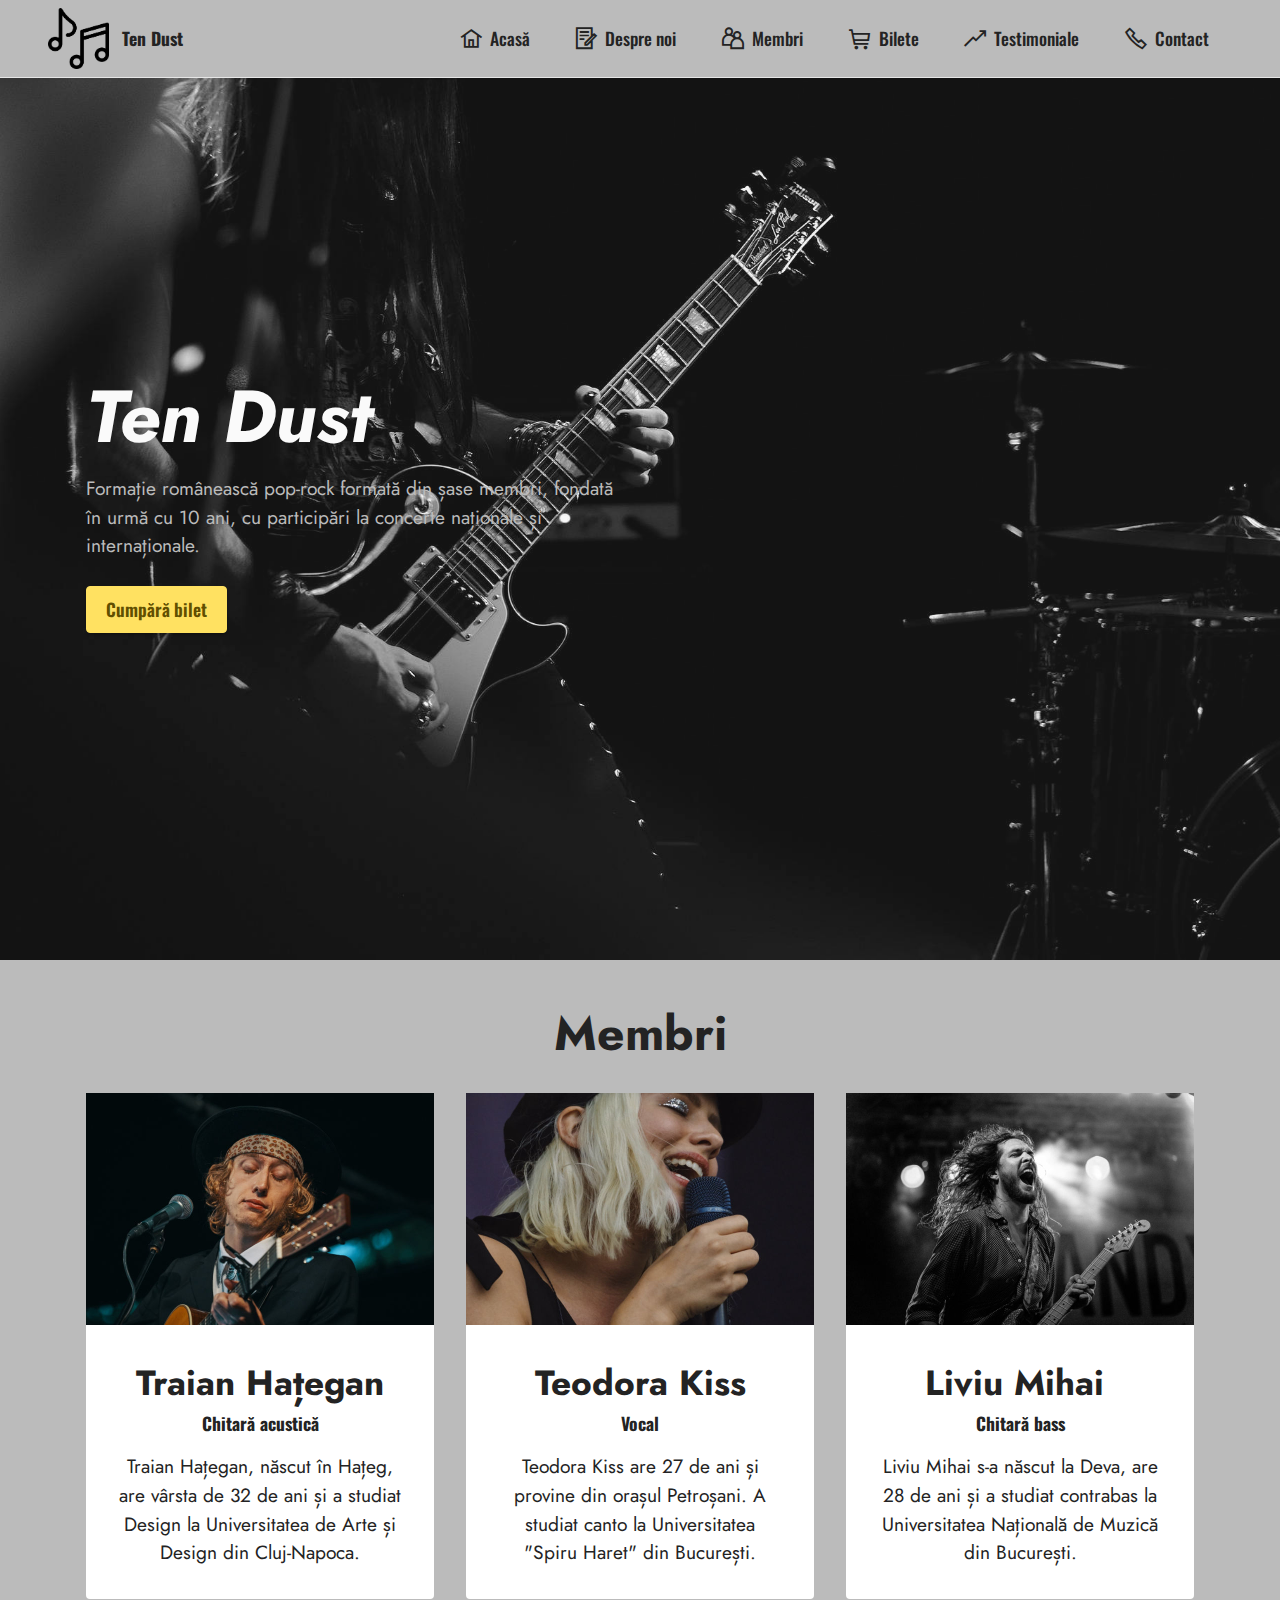
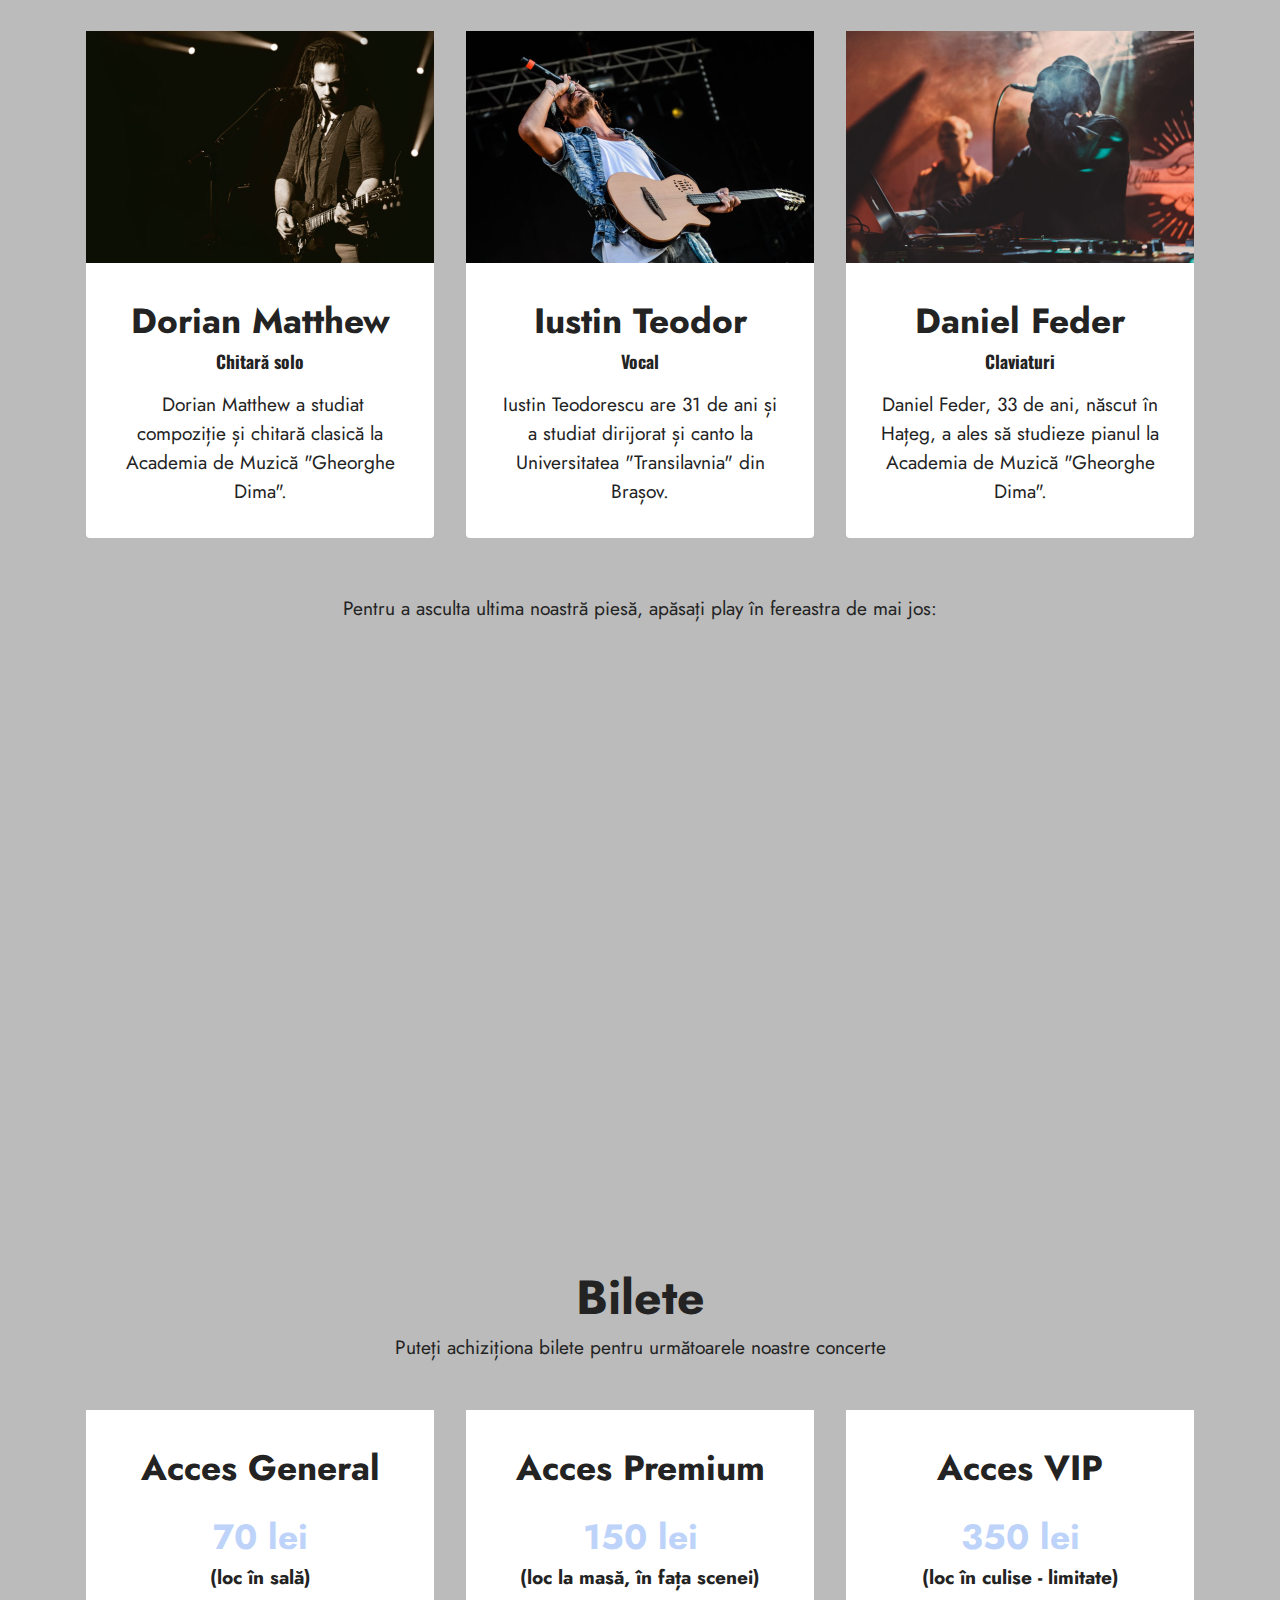
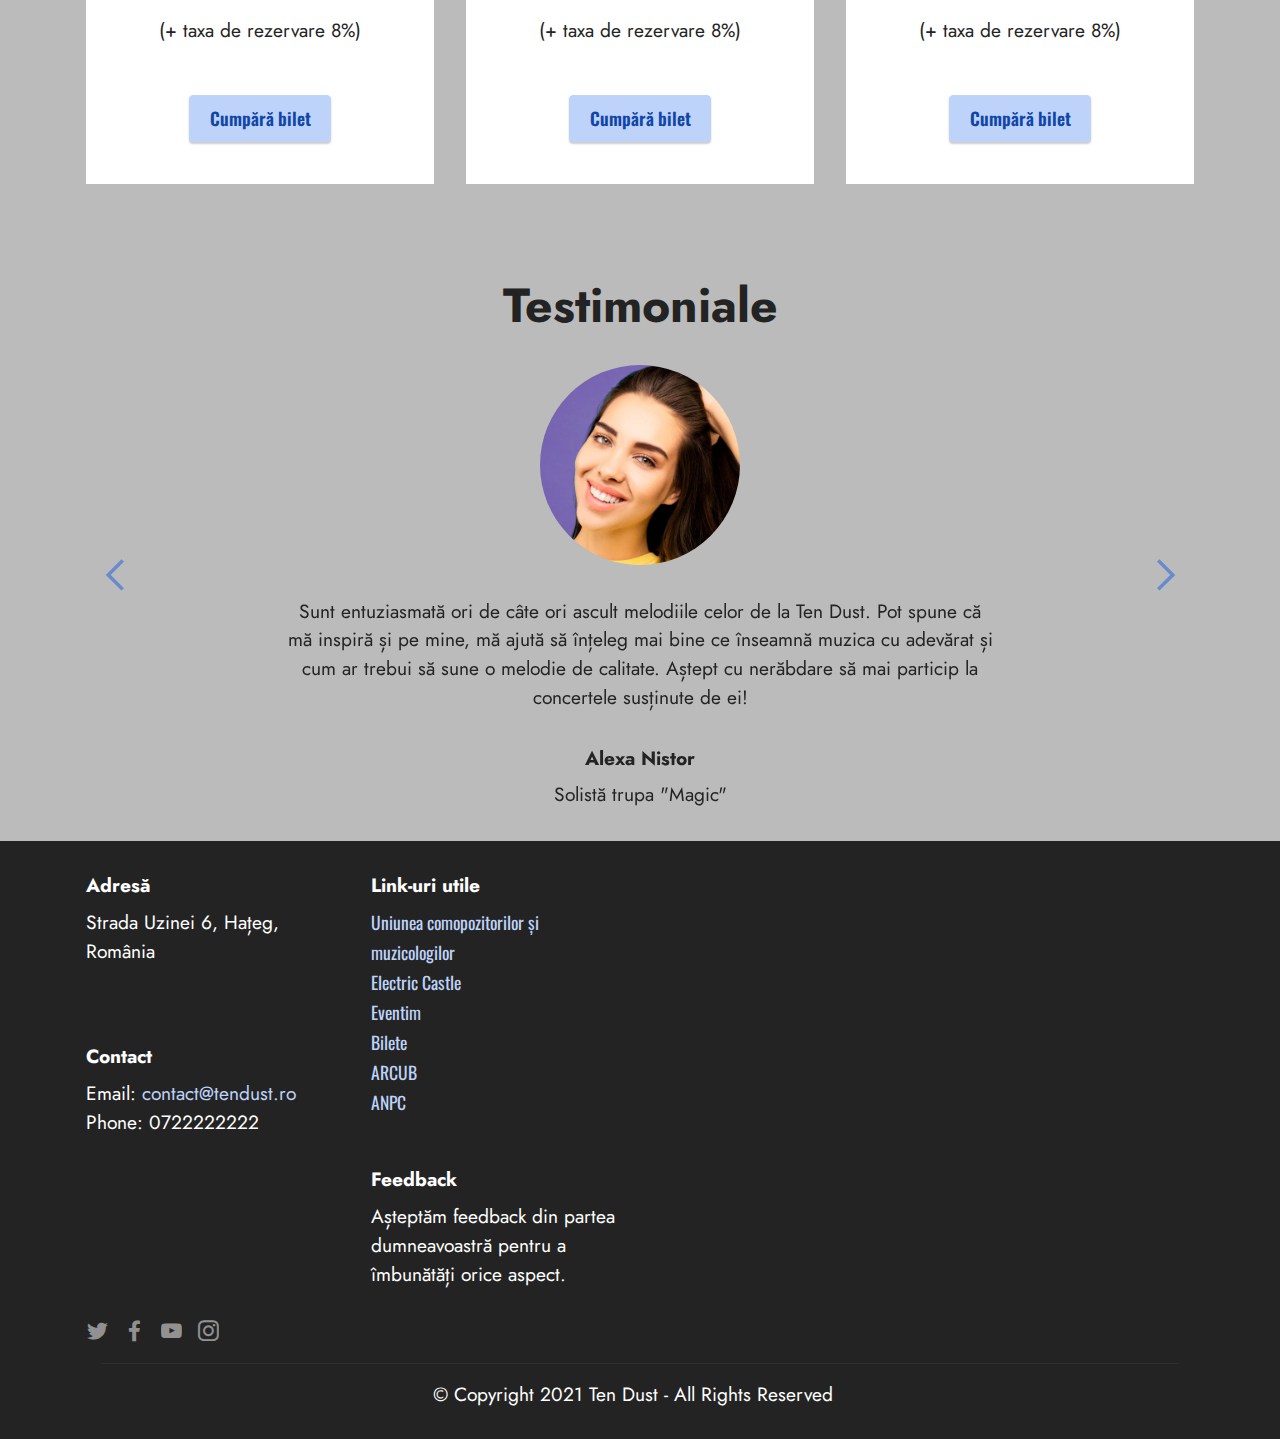
<file: index.html>
<!DOCTYPE html>
<html  >
<head>
  <meta charset="UTF-8">
  <meta http-equiv="X-UA-Compatible" content="IE=edge">
  <meta name="generator" content="Mobirise v5.2.0, mobirise.com">
  <meta name="twitter:card" content="summary_large_image"/>
  <meta name="twitter:image:src" content="assets/images/index-meta.jpg">
  <meta property="og:image" content="assets/images/index-meta.jpg">
  <meta name="twitter:title" content="Ten Dust">
  <meta name="viewport" content="width=device-width, initial-scale=1, minimum-scale=1">
  <link rel="shortcut icon" href="assets/images/music-note-173x173.png" type="image/x-icon">
  <meta name="description" content="Ten Dust este o formație de muzică pop-rock.">
  
  
  <title>Ten Dust</title>
  <link rel="stylesheet" href="assets/web/assets/mobirise-icons2/mobirise2.css">
  <link rel="stylesheet" href="assets/tether/tether.min.css">
  <link rel="stylesheet" href="assets/bootstrap/css/bootstrap.min.css">
  <link rel="stylesheet" href="assets/bootstrap/css/bootstrap-grid.min.css">
  <link rel="stylesheet" href="assets/bootstrap/css/bootstrap-reboot.min.css">
  <link rel="stylesheet" href="assets/dropdown/css/style.css">
  <link rel="stylesheet" href="assets/socicon/css/styles.css">
  <link rel="stylesheet" href="assets/theme/css/style.css">
  <link rel="preload" as="style" href="assets/mobirise/css/mbr-additional.css"><link rel="stylesheet" href="assets/mobirise/css/mbr-additional.css" type="text/css">
  
  
  
  
</head>
<body>
  
  <section class="menu cid-s48OLK6784" once="menu" id="menu1-h">
    
    <nav class="navbar navbar-dropdown navbar-fixed-top navbar-expand-lg">
        <div class="container-fluid">
            <div class="navbar-brand">
                <span class="navbar-logo">
                    <a href="index.html#top">
                        <img src="assets/images/music-note-173x173.png" alt="Ten Dust" style="height: 3.8rem;">
                    </a>
                </span>
                <span class="navbar-caption-wrap"><a class="navbar-caption text-black text-primary display-4" href="index.html#top">Ten Dust</a></span>
            </div>
            <button class="navbar-toggler" type="button" data-toggle="collapse" data-target="#navbarSupportedContent" aria-controls="navbarNavAltMarkup" aria-expanded="false" aria-label="Toggle navigation">
                <div class="hamburger">
                    <span></span>
                    <span></span>
                    <span></span>
                    <span></span>
                </div>
            </button>
            <div class="collapse navbar-collapse" id="navbarSupportedContent">
                <ul class="navbar-nav nav-dropdown nav-right" data-app-modern-menu="true"><li class="nav-item"><a class="nav-link link text-black text-primary display-4" href="index.html"><span class="mobi-mbri mobi-mbri-home mbr-iconfont mbr-iconfont-btn"></span>Acasă</a></li><li class="nav-item"><a class="nav-link link text-black text-primary display-4" href="despre.html"><span class="mobi-mbri mobi-mbri-contact-form mbr-iconfont mbr-iconfont-btn"></span>Despre noi</a></li>
                    <li class="nav-item"><a class="nav-link link text-black text-primary display-4" href="index.html#team1-s"><span class="mobi-mbri mobi-mbri-users mbr-iconfont mbr-iconfont-btn"></span>Membri</a></li><li class="nav-item"><a class="nav-link link text-black text-primary display-4" href="index.html#features1-1i"><span class="mobi-mbri mobi-mbri-shopping-cart mbr-iconfont mbr-iconfont-btn"></span>Bilete</a></li><li class="nav-item"><a class="nav-link link text-black text-primary display-4" href="index.html#testimonials3-1m"><span class="mobi-mbri mobi-mbri-growing-chart mbr-iconfont mbr-iconfont-btn"></span>Testimoniale</a></li><li class="nav-item"><a class="nav-link link text-black text-primary display-4" href="contact.html"><span class="mobi-mbri mobi-mbri-phone mbr-iconfont mbr-iconfont-btn"></span>Contact</a></li></ul>
                
                
            </div>
        </div>
    </nav>

</section>

<section class="header1 cid-skvA5YMmI1 mbr-fullscreen" id="header1-m">

    

    <div class="mbr-overlay" style="opacity: 0.1; background-color: rgb(187, 187, 187);"></div>

    <div class="container">
        <div class="row">
            <div class="col-12 col-lg-6">
                <h1 class="mbr-section-title mbr-fonts-style mb-3 display-1"><em><strong>Ten Dust</strong></em></h1>
                
                <p class="mbr-text mbr-fonts-style display-7">Formație românească pop-rock formată din șase membri, fondată în urmă cu 10 ani, cu participări la concerte naționale și internaționale.</p>
                <div class="mbr-section-btn mt-3"><a class="btn btn-warning display-4" href="https://www.iabilet.ro/" target="_blank">Cumpără bilet</a></div>
            </div>
        </div>
    </div>
</section>

<section class="team1 cid-skvMxuYfij" id="team1-s">
    

    
    <div class="container">
        <div class="row justify-content-center">
            <div class="col-12">
                <h3 class="mbr-section-title mbr-fonts-style align-center mb-4 display-2"><strong>Membri</strong></h3>
                
            </div>
            <div class="col-sm-6 col-lg-4">
                <div class="card-wrap">
                    <div class="image-wrap">
                        <img src="assets/images/artist-band4-696x464.jpg" alt="">
                    </div>
                    <div class="content-wrap">
                        <h5 class="mbr-section-title card-title mbr-fonts-style align-center m-0 display-5"><strong>Traian Hațegan</strong></h5>
                        <h6 class="mbr-role mbr-fonts-style align-center mb-3 display-4"><strong>Chitară acustică</strong></h6>
                        <p class="card-text mbr-fonts-style align-center display-7">
                            Traian Hațegan, născut în Hațeg, are vârsta de 32 de ani și a studiat Design la Universitatea de Arte și Design din Cluj-Napoca.</p>
                        
                        
                    </div>
                </div>
            </div>

            <div class="col-sm-6 col-lg-4">
                <div class="card-wrap">
                    <div class="image-wrap">
                        <img src="assets/images/artist-band2-696x464.jpg" alt="">
                    </div>
                    <div class="content-wrap">
                        <h5 class="mbr-section-title card-title mbr-fonts-style align-center m-0 display-5"><strong>Teodora Kiss</strong></h5>
                        <h6 class="mbr-role mbr-fonts-style align-center mb-3 display-4"><strong>Vocal</strong></h6>
                        <p class="card-text mbr-fonts-style align-center display-7">
                            Teodora Kiss are 27 de ani și provine din orașul Petroșani. A studiat canto la Universitatea "Spiru Haret" din București.</p>
                        
                        
                    </div>
                </div>
            </div>

            <div class="col-sm-6 col-lg-4">
                <div class="card-wrap">
                    <div class="image-wrap">
                        <img src="assets/images/artist-band1-696x464.jpg" alt="">
                    </div>
                    <div class="content-wrap">
                        <h5 class="mbr-section-title card-title mbr-fonts-style align-center m-0 display-5"><strong>Liviu Mihai&nbsp;</strong></h5>
                        <h6 class="mbr-role mbr-fonts-style align-center mb-3 display-4"><strong>Chitară bass</strong></h6>
                        <p class="card-text mbr-fonts-style align-center display-7">
                            Liviu Mihai s-a născut la Deva, are 28 de ani și a studiat contrabas la Universitatea Națională de Muzică din București.</p>
                        
                        
                    </div>
                </div>
            </div>

            
        </div>
    </div>
</section>

<section class="team1 cid-skvUdc63Dk" id="team1-u">
    

    
    <div class="container">
        <div class="row justify-content-center">
            
            <div class="col-sm-6 col-lg-4">
                <div class="card-wrap">
                    <div class="image-wrap">
                        <img src="assets/images/artist-band-696x464.jpg" alt="">
                    </div>
                    <div class="content-wrap">
                        <h5 class="mbr-section-title card-title mbr-fonts-style align-center m-0 display-5"><strong>Dorian Matthew</strong></h5>
                        <h6 class="mbr-role mbr-fonts-style align-center mb-3 display-4"><strong>Chitară solo</strong></h6>
                        <p class="card-text mbr-fonts-style align-center display-7">&nbsp;Dorian Matthew a studiat compoziție și chitară clasică la Academia de Muzică "Gheorghe Dima".</p>
                        
                        
                    </div>
                </div>
            </div>

            <div class="col-sm-6 col-lg-4">
                <div class="card-wrap">
                    <div class="image-wrap">
                        <img src="assets/images/artist-band3-696x464.jpg" alt="">
                    </div>
                    <div class="content-wrap">
                        <h5 class="mbr-section-title card-title mbr-fonts-style align-center m-0 display-5"><strong>Iustin Teodor</strong></h5>
                        <h6 class="mbr-role mbr-fonts-style align-center mb-3 display-4"><strong>Vocal</strong></h6>
                        <p class="card-text mbr-fonts-style align-center display-7">
                            Iustin Teodorescu are 31 de ani și a studiat dirijorat și canto la Universitatea "Transilavnia" din Brașov.</p>
                        
                        
                    </div>
                </div>
            </div>

            <div class="col-sm-6 col-lg-4">
                <div class="card-wrap">
                    <div class="image-wrap">
                        <img src="assets/images/artist-band5-696x464.jpg" alt="">
                    </div>
                    <div class="content-wrap">
                        <h5 class="mbr-section-title card-title mbr-fonts-style align-center m-0 display-5"><strong>Daniel Feder</strong></h5>
                        <h6 class="mbr-role mbr-fonts-style align-center mb-3 display-4"><strong>Claviaturi</strong></h6>
                        <p class="card-text mbr-fonts-style align-center display-7">
                            Daniel Feder, 33 de ani, născut în Hațeg, a ales să studieze pianul la Academia de Muzică "Gheorghe Dima".</p>
                        
                        
                    </div>
                </div>
            </div>

            
        </div>
    </div>
</section>

<section class="video2 cid-skXpKCdgA0" id="video2-1p">
    
    
    <div class="container">
        <div class="mbr-section-head">
            
            <h5 class="mbr-section-subtitle mbr-fonts-style mb-0 mt-2 display-7">Pentru a asculta ultima noastră piesă, apăsați play în fereastra de mai jos:</h5>
        </div>
        <div class="row justify-content-center mt-4">
            <div class="col-12 col-md-11 video-block">
                <div class="video-wrapper"><iframe class="mbr-embedded-video" src="https://player.vimeo.com/video/402289240?loop=0&amp;autoplay=0" width="1280" height="720" frameborder="0" allowfullscreen></iframe></div>
                
            </div>
        </div>
    </div>
</section>

<section class="features1 cid-skWarvFDHx" id="features1-1i">
    

    
    <div class="container">
        <div class="row">
            <div class="col-12">
                <h3 class="mbr-section-title mbr-fonts-style align-center mb-0 display-2"><strong>Bilete</strong></h3>
                <h5 class="mbr-section-subtitle mbr-fonts-style align-center mb-0 mt-2 display-7">Puteți achiziționa bilete pentru următoarele noastre concerte</h5>
            </div>
        </div>
        <div class="row">
            <div class="card col-12 col-md-6 col-lg-3">
                <div class="card-wrapper">
                    <div class="card-box align-center">
                        
                        
                        
                    </div>
                </div>
            </div>
            
            
            
        </div>
    </div>
</section>

<section class="pricing2 cid-skz5VwKRgI" id="pricing2-1h">
    

    
    <div class="container">
        <div class="row justify-content-center">
            <div class="col-12 col-md-6 align-center col-lg-4">
                <div class="plan">
                    <div class="plan-header">
                        <h6 class="plan-title mbr-fonts-style mb-3 display-5"><strong>Acces General</strong></h6>
                        <div class="plan-price">
                            <p class="price mbr-fonts-style m-0 display-5"><strong>70 lei</strong></p>
                            <p class="price-term mbr-fonts-style mb-3 display-7"><strong>(loc în sală)</strong></p>
                        </div>
                    </div>
                    <div class="plan-body">
                        <div class="plan-list mb-4">
                            <ul class="list-group mbr-fonts-style list-group-flush display-7">
                                <li class="list-group-item">(+ taxa de rezervare 8%)</li>
                            </ul>
                        </div>
                        <div class="mbr-section-btn text-center"><a href="https://www.iabilet.ro/bilete-electric-castle-2021-49009/?utm_source=HpTopWeb" class="btn btn-primary display-4" target="_blank">Cumpără bilet</a></div>
                    </div>
                </div>
            </div>
            <div class="col-12 col-md-6 align-center col-lg-4">
                <div class="plan">
                    <div class="plan-header">
                        <h6 class="plan-title mbr-fonts-style mb-3 display-5"><strong>Acces Premium</strong></h6>
                        <div class="plan-price">
                            <p class="price mbr-fonts-style m-0 display-5"><strong>150 lei</strong></p>
                            <p class="price-term mbr-fonts-style mb-3 display-7"><strong>(loc la masă, în fața scenei)</strong></p>
                        </div>
                    </div>
                    <div class="plan-body">
                        <div class="plan-list mb-4">
                            <ul class="list-group mbr-fonts-style list-group-flush display-7">
                                <li class="list-group-item">(+ taxa de rezervare 8%)</li>
                            </ul>
                        </div>
                        <div class="mbr-section-btn text-center"><a href="https://www.iabilet.ro/bilete-form-days-music-arts-festival-48947/?utm_source=HpTopWeb" class="btn btn-primary display-4" target="_blank">Cumpără bilet</a></div>
                    </div>
                </div>
            </div>
            <div class="col-12 col-md-6 align-center col-lg-4">
                <div class="plan">
                    <div class="plan-header">
                        <h6 class="plan-title mbr-fonts-style mb-3 display-5"><strong>Acces VIP</strong></h6>
                        <div class="plan-price">
                            <p class="price mbr-fonts-style m-0 display-5"><strong>350 lei</strong></p>
                            <p class="price-term mbr-fonts-style mb-3 display-7"><strong>(loc în culise - limitate)</strong></p>
                        </div>
                    </div>
                    <div class="plan-body">
                        <div class="plan-list mb-4">
                            <ul class="list-group mbr-fonts-style list-group-flush display-7">
                                <li class="list-group-item">(+ taxa de rezervare 8%)</li>
                            </ul>
                        </div>
                        <div class="mbr-section-btn text-center"><a href="https://www.iabilet.ro/bilete-brasov-queen-tribute-51727/" class="btn btn-primary display-4" target="_blank">Cumpără bilet</a></div>
                    </div>
                </div>
            </div>
            
        </div>
    </div>
</section>

<section class="testimonails3 carousel slide testimonials-slider cid-skWHBlnfFe" data-interval="false" id="testimonials3-1m">

    

    

    <div class="text-center container">
        <h3 class="mb-4 mbr-fonts-style display-2"><strong>Testimoniale</strong></h3>

        <div class="carousel slide" role="listbox" data-pause="true" data-keyboard="false" data-ride="carousel" data-interval="8000">
            <div class="carousel-inner">
                
                
            <div class="carousel-item">
                    <div class="user col-md-8">
                        <div class="user_image">
                            <img src="assets/images/team3.jpeg" alt="">
                        </div>
                        <div class="user_text mb-4">
                            <p class="mbr-fonts-style display-7">Sunt entuziasmată ori de câte ori ascult melodiile celor de la Ten Dust. Pot spune că mă inspiră și pe mine, mă ajută să înțeleg mai bine ce înseamnă muzica cu adevărat și cum ar trebui să sune o melodie de calitate. Aștept cu nerăbdare să mai particip la concertele susținute de ei!</p>
                        </div>
                        <div class="user_name mbr-fonts-style mb-2 display-7">
                            <strong>Alexa Nistor</strong></div>
                        <div class="user_desk mbr-fonts-style display-7">Solistă trupa "Magic"</div>
                    </div>
                </div><div class="carousel-item">
                    <div class="user col-md-8">
                        <div class="user_image">
                            <img src="assets/images/pexels-photo-761963-400x267.jpeg" alt="">
                        </div>
                        <div class="user_text mb-4">
                            <p class="mbr-fonts-style display-7">Aveam 12 ani atunci când Ten Dust a lansat prima melodie. De atunci și până în prezent sunt tot mai încântată de muzica lor. Am participat la multe concerte live susținute de ei și mereu am fost mulțumită de prestația trupei și mai ales, de atmosfera creată la concerte.&nbsp;</p>
                        </div>
                        <div class="user_name mbr-fonts-style mb-2 display-7"><strong>Krista Zorfi</strong></div>
                        <div class="user_desk mbr-fonts-style display-7">Fan</div>
                    </div>
                </div></div>

            <div class="carousel-controls">
                <a class="carousel-control-prev" role="button" data-slide="prev">
                    <span aria-hidden="true" class="mobi-mbri mobi-mbri-arrow-prev mbr-iconfont"></span>
                    <span class="sr-only">Previous</span>
                </a>

                <a class="carousel-control-next" role="button" data-slide="next">
                    <span aria-hidden="true" class="mobi-mbri mobi-mbri-arrow-next mbr-iconfont"></span>
                    <span class="sr-only">Next</span>
                </a>
            </div>
        </div>
    </div>
</section>

<section class="footer6 cid-skyVrXyGTS" once="footers" id="footer6-1g">

    

    

    <div class="container">
        <div class="row content mbr-white">
            <div class="col-12 col-md-3 mbr-fonts-style display-7">
                <h5 class="mbr-section-subtitle mbr-fonts-style mb-2 display-7">
                    <strong>Adresă</strong></h5>
                <p class="mbr-text mbr-fonts-style display-7">Strada Uzinei 6, Hațeg, România</p> <br>
                <h5 class="mbr-section-subtitle mbr-fonts-style mb-2 mt-4 display-7">
                    <strong>Contact</strong></h5>
                <p class="mbr-text mbr-fonts-style mb-4 display-7">
                    Email: <a href="https://ro.yahoo.com/?p=us" class="text-primary" target="_blank">contact@tendust.ro</a><br>
                    Phone:&nbsp;0722222222&nbsp;<br><br></p>
            </div>
            <div class="col-12 col-md-3 mbr-fonts-style display-7">
                <h5 class="mbr-section-subtitle mbr-fonts-style mb-2 display-7">
                    <strong>Link-uri utile</strong></h5>
                <ul class="list mbr-fonts-style mb-4 display-4">
                    <li class="mbr-text item-wrap"><a href="https://ucmr-ada.ro/" class="text-primary" target="_blank">Uniunea comopozitorilor și muzicologilor</a></li><a href="index.html" class="text-primary">
                    </a><li class="mbr-text item-wrap"><a href="https://electriccastle.ro/" class="text-primary" target="_blank">Electric Castle</a></li>
                    <li class="mbr-text item-wrap"><a href="https://www.eventim.ro/ro/" class="text-primary"></a><a href="https://www.eventim.ro/ro/" class="text-primary" target="_blank">Eventim</a></li><li class="mbr-text item-wrap"><a href="https://www.bilete.ro/" class="text-primary" target="_blank">Bilete</a></li><li class="mbr-text item-wrap"><a href="https://arcub.ro/" class="text-primary"></a><a href="https://arcub.ro/" class="text-primary" target="_blank">ARCUB</a></li><li class="mbr-text item-wrap"><a href="https://anpc.ro/" class="text-primary" target="_blank">ANPC</a></li>
                </ul>
                <h5 class="mbr-section-subtitle mbr-fonts-style mb-2 mt-5 display-7">
                    <strong>Feedback</strong>
                </h5>
                <p class="mbr-text mbr-fonts-style mb-4 display-7">Așteptăm feedback din partea dumneavoastră pentru a îmbunătăți orice aspect.</p>
            </div>
            <div class="col-12 col-md-6">
                <div class="google-map"><iframe src="https://www.google.com/maps/embed?pb=!1m14!1m8!1m3!1d1193.9981330153516!2d22.948013683626182!3d45.60992783434496!3m2!1i1024!2i768!4f13.1!3m3!1m2!1s0x474e64d9ffd7fb21%3A0x7a0095a241e65f65!2sParc%20Caffe!5e0!3m2!1sro!2sro!4v1603758196196!5m2!1sro!2sro" width="100%" height="400px" frameborder="0" style="border:0" allowfullscreen></iframe></div>
            </div>
            <div class="col-md-6">
                <div class="social-list align-left">
                    <div class="soc-item">
                        <a href="https://twitter.com/" target="_blank">
                            <span class="mbr-iconfont mbr-iconfont-social socicon-twitter socicon"></span>
                        </a>
                    </div>
                    <div class="soc-item">
                        <a href="https://www.facebook.com/" target="_blank">
                            <span class="mbr-iconfont mbr-iconfont-social socicon-facebook socicon"></span>
                        </a>
                    </div>
                    <div class="soc-item">
                        <a href="https://www.youtube.com/" target="_blank">
                            <span class="mbr-iconfont mbr-iconfont-social socicon-youtube socicon"></span>
                        </a>
                    </div>
                    <div class="soc-item">
                        <a href="https://www.instagram.com/" target="_blank">
                            <span class="mbr-iconfont mbr-iconfont-social socicon-instagram socicon"></span>
                        </a>
                    </div>
                    
                    
                </div>
            </div>
        </div>
        <div class="footer-lower">
            <div class="media-container-row">
                <div class="col-sm-12">
                    <hr>
                </div>
            </div>
            <div class="col-sm-12 copyright pl-0">
                <p class="mbr-text mbr-fonts-style mbr-white display-7">
                    © Copyright 2021 Ten Dust - All Rights Reserved
                </p>
            </div>
        </div>
    </div>
</section><section style="background-color: #fff; font-family: -apple-system, BlinkMacSystemFont, 'Segoe UI', 'Roboto', 'Helvetica Neue', Arial, sans-serif; color:#aaa; font-size:12px; padding: 0; align-items: center; display: flex;"><p style="flex: 0 0 auto; margin:0; padding-right:1rem;"><a href="https://mobirise.site/h" style="color:#aaa;"></a></p></section><script src="assets/web/assets/jquery/jquery.min.js"></script>  <script src="assets/popper/popper.min.js"></script>  <script src="assets/tether/tether.min.js"></script>  <script src="assets/bootstrap/js/bootstrap.min.js"></script>  <script src="assets/smoothscroll/smooth-scroll.js"></script>  <script src="assets/dropdown/js/nav-dropdown.js"></script>  <script src="assets/dropdown/js/navbar-dropdown.js"></script>  <script src="assets/touchswipe/jquery.touch-swipe.min.js"></script>  <script src="assets/theme/js/script.js"></script>  
  
  
</body>
</html>
</file>
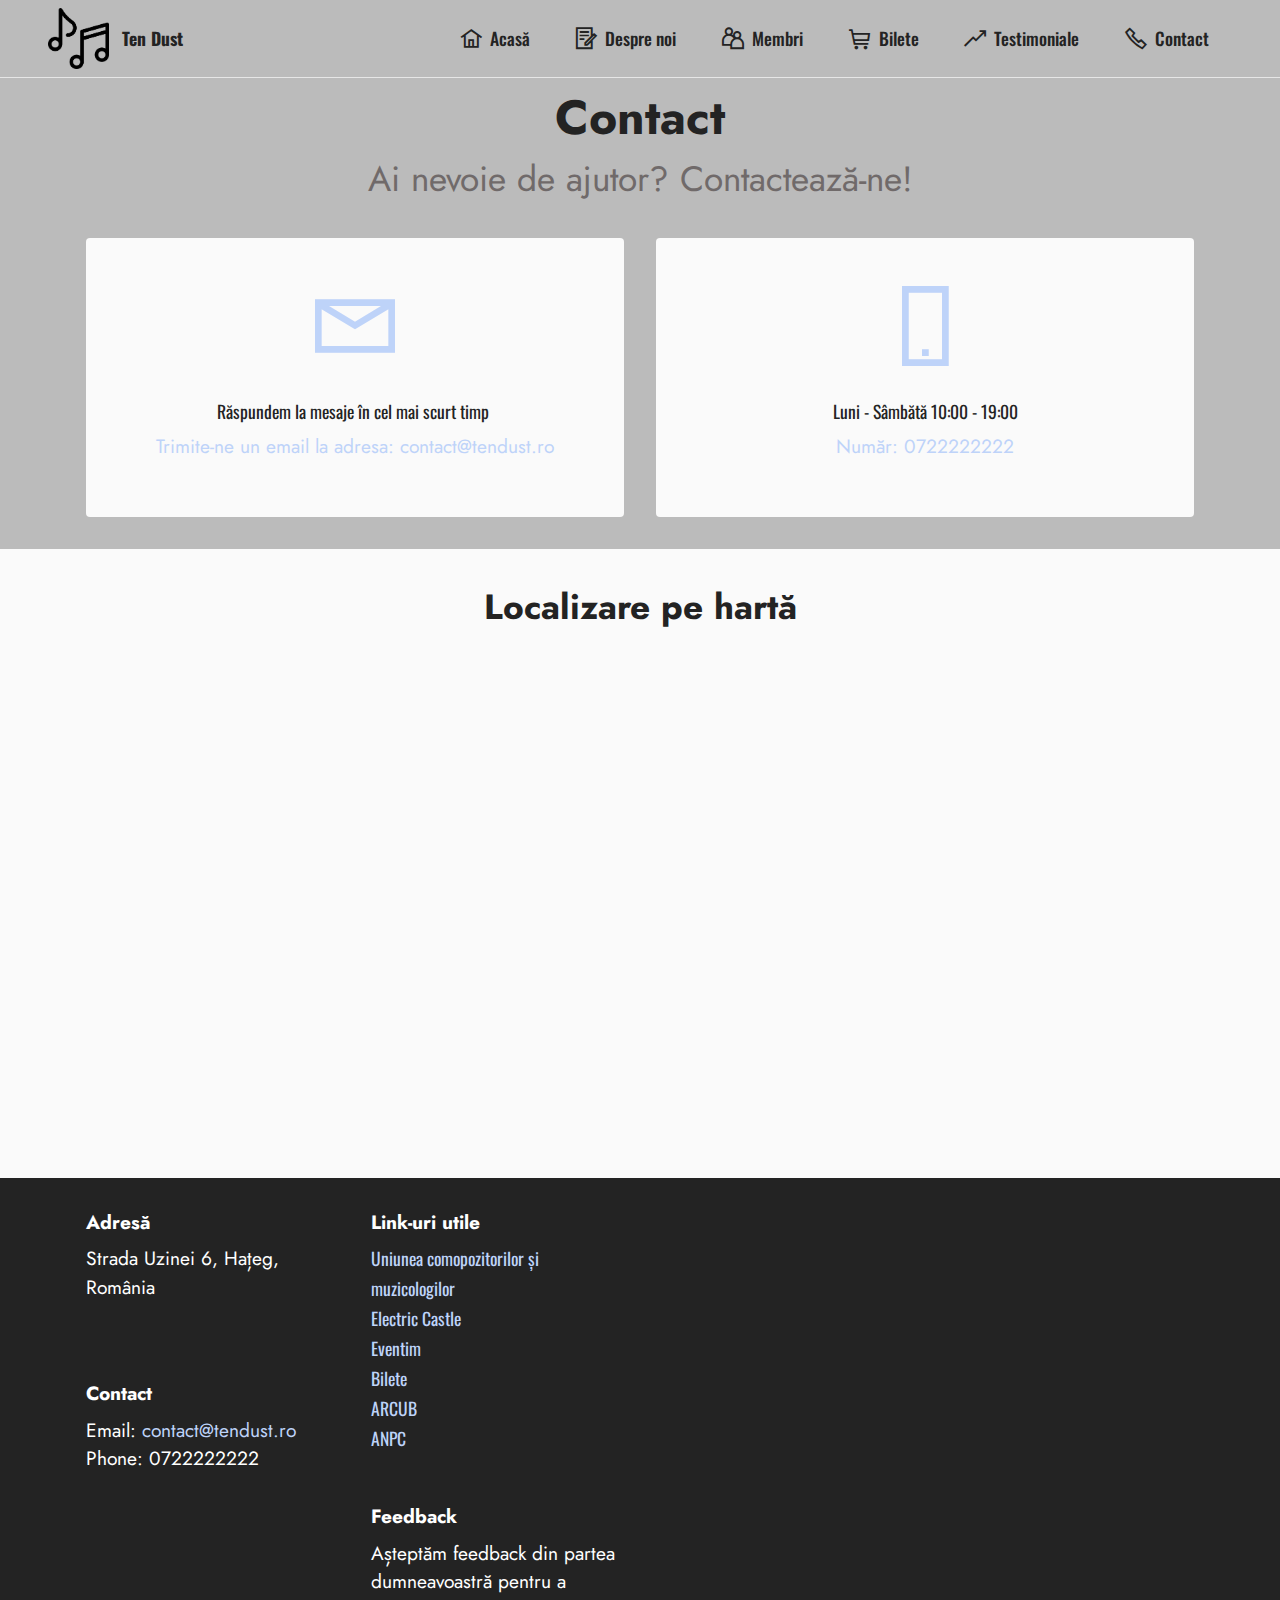
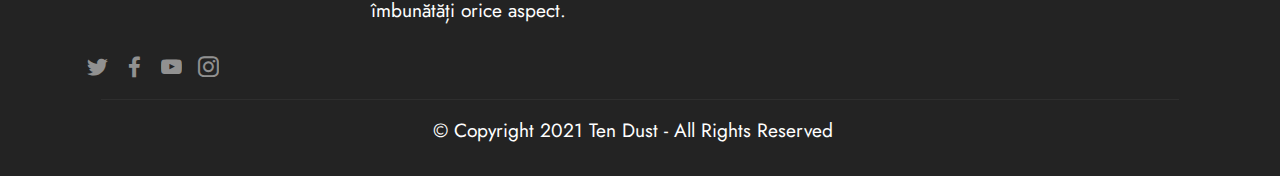
<file: contact.html>
<!DOCTYPE html>
<html  >
<head>
  <!-- Site made with Mobirise Website Builder v5.2.0, https://mobirise.com -->
  <meta charset="UTF-8">
  <meta http-equiv="X-UA-Compatible" content="IE=edge">
  <meta name="generator" content="Mobirise v5.2.0, mobirise.com">
  <meta name="viewport" content="width=device-width, initial-scale=1, minimum-scale=1">
  <link rel="shortcut icon" href="assets/images/music-note-173x173.png" type="image/x-icon">
  <meta name="description" content="Pentru nelămuriri sau mai multe informații, contactați-ne.">
  
  
  <title>Contact</title>
  <link rel="stylesheet" href="assets/web/assets/mobirise-icons2/mobirise2.css">
  <link rel="stylesheet" href="assets/tether/tether.min.css">
  <link rel="stylesheet" href="assets/bootstrap/css/bootstrap.min.css">
  <link rel="stylesheet" href="assets/bootstrap/css/bootstrap-grid.min.css">
  <link rel="stylesheet" href="assets/bootstrap/css/bootstrap-reboot.min.css">
  <link rel="stylesheet" href="assets/dropdown/css/style.css">
  <link rel="stylesheet" href="assets/socicon/css/styles.css">
  <link rel="stylesheet" href="assets/theme/css/style.css">
  <link rel="preload" as="style" href="assets/mobirise/css/mbr-additional.css"><link rel="stylesheet" href="assets/mobirise/css/mbr-additional.css" type="text/css">
  
  
  
  
</head>
<body>
  
  <section class="menu cid-s48OLK6784" once="menu" id="menu1-10">
    
    <nav class="navbar navbar-dropdown navbar-fixed-top navbar-expand-lg">
        <div class="container-fluid">
            <div class="navbar-brand">
                <span class="navbar-logo">
                    <a href="index.html#top">
                        <img src="assets/images/music-note-173x173.png" alt="Ten Dust" style="height: 3.8rem;">
                    </a>
                </span>
                <span class="navbar-caption-wrap"><a class="navbar-caption text-black text-primary display-4" href="index.html#top">Ten Dust</a></span>
            </div>
            <button class="navbar-toggler" type="button" data-toggle="collapse" data-target="#navbarSupportedContent" aria-controls="navbarNavAltMarkup" aria-expanded="false" aria-label="Toggle navigation">
                <div class="hamburger">
                    <span></span>
                    <span></span>
                    <span></span>
                    <span></span>
                </div>
            </button>
            <div class="collapse navbar-collapse" id="navbarSupportedContent">
                <ul class="navbar-nav nav-dropdown nav-right" data-app-modern-menu="true"><li class="nav-item"><a class="nav-link link text-black text-primary display-4" href="index.html"><span class="mobi-mbri mobi-mbri-home mbr-iconfont mbr-iconfont-btn"></span>Acasă</a></li><li class="nav-item"><a class="nav-link link text-black text-primary display-4" href="despre.html"><span class="mobi-mbri mobi-mbri-contact-form mbr-iconfont mbr-iconfont-btn"></span>Despre noi</a></li>
                    <li class="nav-item"><a class="nav-link link text-black text-primary display-4" href="index.html#team1-s"><span class="mobi-mbri mobi-mbri-users mbr-iconfont mbr-iconfont-btn"></span>Membri</a></li><li class="nav-item"><a class="nav-link link text-black text-primary display-4" href="index.html#features1-1i"><span class="mobi-mbri mobi-mbri-shopping-cart mbr-iconfont mbr-iconfont-btn"></span>Bilete</a></li><li class="nav-item"><a class="nav-link link text-black text-primary display-4" href="index.html#testimonials3-1m"><span class="mobi-mbri mobi-mbri-growing-chart mbr-iconfont mbr-iconfont-btn"></span>Testimoniale</a></li><li class="nav-item"><a class="nav-link link text-black text-primary display-4" href="contact.html"><span class="mobi-mbri mobi-mbri-phone mbr-iconfont mbr-iconfont-btn"></span>Contact</a></li></ul>
                
                
            </div>
        </div>
    </nav>

</section>

<section class="contacts1 cid-skyMAPjFos" id="contacts1-1d">

    

    
    <div class="container">
        <div class="mbr-section-head">
            <h3 class="mbr-section-title mbr-fonts-style align-center mb-0 display-2">
                <strong>Contact</strong></h3>
            <h4 class="mbr-section-subtitle mbr-fonts-style align-center mb-0 mt-2 display-5">Ai nevoie de ajutor? Contactează-ne!</h4>
        </div>
        <div class="row justify-content-center mt-4">
            <div class="card col-12 col-lg-6">
                <div class="card-wrapper">
                    <div class="card-box align-center">
                        <div class="image-wrapper">
                            <span class="mbr-iconfont mobi-mbri-letter mobi-mbri"></span>
                        </div>
                        
                        <p class="mbr-text mbr-fonts-style mb-2 display-4">Răspundem la mesaje în cel mai scurt timp&nbsp;</p>
                        <h5 class="link mbr-fonts-style display-7">Trimite-ne un email la adresa: <a href="https://ro.yahoo.com/?p=us" class="text-primary" target="_blank">contact@tendust.ro</a></h5>
                    </div>
                </div>
            </div>
            <div class="card col-12 col-lg-6">
                <div class="card-wrapper">
                    <div class="card-box align-center">
                        <div class="image-wrapper">
                            <span class="mbr-iconfont mobi-mbri-mobile-2 mobi-mbri"></span>
                        </div>
                        
                        <p class="mbr-text mbr-fonts-style mb-2 display-4">Luni - Sâmbătă 10:00 - 19:00</p>
                        <h5 class="link mbr-black mbr-fonts-style display-7">Număr: 0722222222</h5>
                    </div>
                </div>
            </div>
        </div>
    </div>
</section>

<section class="map1 cid-skyMM5CYoe" id="map1-1e">
    
    
    <div class="container">
        <div class="mbr-section-head mb-4">
            <h3 class="mbr-section-title mbr-fonts-style align-center mb-0 display-5"><strong>Localizare pe hartă</strong></h3>
            
        </div>
        <div class="google-map"><iframe src="https://www.google.com/maps/embed?pb=!1m14!1m8!1m3!1d1193.9981330153516!2d22.948013683626182!3d45.60992783434496!3m2!1i1024!2i768!4f13.1!3m3!1m2!1s0x474e64d9ffd7fb21%3A0x7a0095a241e65f65!2sParc%20Caffe!5e0!3m2!1sro!2sro!4v1603758196196!5m2!1sro!2sro" width="100%" height="400px" frameborder="0" style="border:0" allowfullscreen></iframe></div>
    </div>
</section>

<section class="footer6 cid-skyVrXyGTS" once="footers" id="footer6-1g">

    

    

    <div class="container">
        <div class="row content mbr-white">
            <div class="col-12 col-md-3 mbr-fonts-style display-7">
                <h5 class="mbr-section-subtitle mbr-fonts-style mb-2 display-7">
                    <strong>Adresă</strong></h5>
                <p class="mbr-text mbr-fonts-style display-7">Strada Uzinei 6, Hațeg, România</p> <br>
                <h5 class="mbr-section-subtitle mbr-fonts-style mb-2 mt-4 display-7">
                    <strong>Contact</strong></h5>
                <p class="mbr-text mbr-fonts-style mb-4 display-7">
                    Email: <a href="https://ro.yahoo.com/?p=us" class="text-primary" target="_blank">contact@tendust.ro</a><br>
                    Phone:&nbsp;0722222222&nbsp;<br><br></p>
            </div>
            <div class="col-12 col-md-3 mbr-fonts-style display-7">
                <h5 class="mbr-section-subtitle mbr-fonts-style mb-2 display-7">
                    <strong>Link-uri utile</strong></h5>
                <ul class="list mbr-fonts-style mb-4 display-4">
                   <li class="mbr-text item-wrap"><a href="https://ucmr-ada.ro/" class="text-primary" target="_blank">Uniunea comopozitorilor și muzicologilor</a></li><a href="index.html" class="text-primary">
                    </a><li class="mbr-text item-wrap"><a href="https://electriccastle.ro/" class="text-primary" target="_blank">Electric Castle</a></li>
                    <li class="mbr-text item-wrap"><a href="https://www.eventim.ro/ro/" class="text-primary"></a><a href="https://www.eventim.ro/ro/" class="text-primary" target="_blank">Eventim</a></li><li class="mbr-text item-wrap"><a href="https://www.bilete.ro/" class="text-primary" target="_blank">Bilete</a></li><li class="mbr-text item-wrap"><a href="https://arcub.ro/" class="text-primary"></a><a href="https://arcub.ro/" class="text-primary" target="_blank">ARCUB</a></li><li class="mbr-text item-wrap"><a href="https://anpc.ro/" class="text-primary" target="_blank">ANPC</a></li>
                </ul>
                <h5 class="mbr-section-subtitle mbr-fonts-style mb-2 mt-5 display-7">
                    <strong>Feedback</strong>
                </h5>
                <p class="mbr-text mbr-fonts-style mb-4 display-7">Așteptăm feedback din partea dumneavoastră pentru a îmbunătăți orice aspect.</p>
            </div>
            <div class="col-12 col-md-6">
                <div class="google-map"><iframe src="https://www.google.com/maps/embed?pb=!1m14!1m8!1m3!1d1193.9981330153516!2d22.948013683626182!3d45.60992783434496!3m2!1i1024!2i768!4f13.1!3m3!1m2!1s0x474e64d9ffd7fb21%3A0x7a0095a241e65f65!2sParc%20Caffe!5e0!3m2!1sro!2sro!4v1603758196196!5m2!1sro!2sro" width="100%" height="400px" frameborder="0" style="border:0" allowfullscreen></iframe></div>
            </div>
            <div class="col-md-6">
                <div class="social-list align-left">
                    <div class="soc-item">
                        <a href="https://twitter.com/" target="_blank">
                            <span class="mbr-iconfont mbr-iconfont-social socicon-twitter socicon"></span>
                        </a>
                    </div>
                    <div class="soc-item">
                        <a href="https://www.facebook.com/" target="_blank">
                            <span class="mbr-iconfont mbr-iconfont-social socicon-facebook socicon"></span>
                        </a>
                    </div>
                    <div class="soc-item">
                        <a href="https://www.youtube.com/" target="_blank">
                            <span class="mbr-iconfont mbr-iconfont-social socicon-youtube socicon"></span>
                        </a>
                    </div>
                    <div class="soc-item">
                        <a href="https://www.instagram.com/" target="_blank">
                            <span class="mbr-iconfont mbr-iconfont-social socicon-instagram socicon"></span>
                        </a>
                    </div>
                    
                    
                </div>
            </div>
        </div>
        <div class="footer-lower">
            <div class="media-container-row">
                <div class="col-sm-12">
                    <hr>
                </div>
            </div>
            <div class="col-sm-12 copyright pl-0">
                <p class="mbr-text mbr-fonts-style mbr-white display-7">
                    © Copyright 2021 Ten Dust - All Rights Reserved
                </p>
            </div>
        </div>
    </div>
</section><section style="background-color: #fff; font-family: -apple-system, BlinkMacSystemFont, 'Segoe UI', 'Roboto', 'Helvetica Neue', Arial, sans-serif; color:#aaa; font-size:12px; padding: 0; align-items: center; display: flex;"><p style="flex: 0 0 auto; margin:0; padding-right:1rem;"><a href="https://mobirise.site/h" style="color:#aaa;"></a></p></section><script src="assets/web/assets/jquery/jquery.min.js"></script>  <script src="assets/popper/popper.min.js"></script>  <script src="assets/tether/tether.min.js"></script>  <script src="assets/bootstrap/js/bootstrap.min.js"></script>  <script src="assets/smoothscroll/smooth-scroll.js"></script>  <script src="assets/dropdown/js/nav-dropdown.js"></script>  <script src="assets/dropdown/js/navbar-dropdown.js"></script>  <script src="assets/touchswipe/jquery.touch-swipe.min.js"></script>  <script src="assets/theme/js/script.js"></script>  
  
  
</body>
</html>
</file>
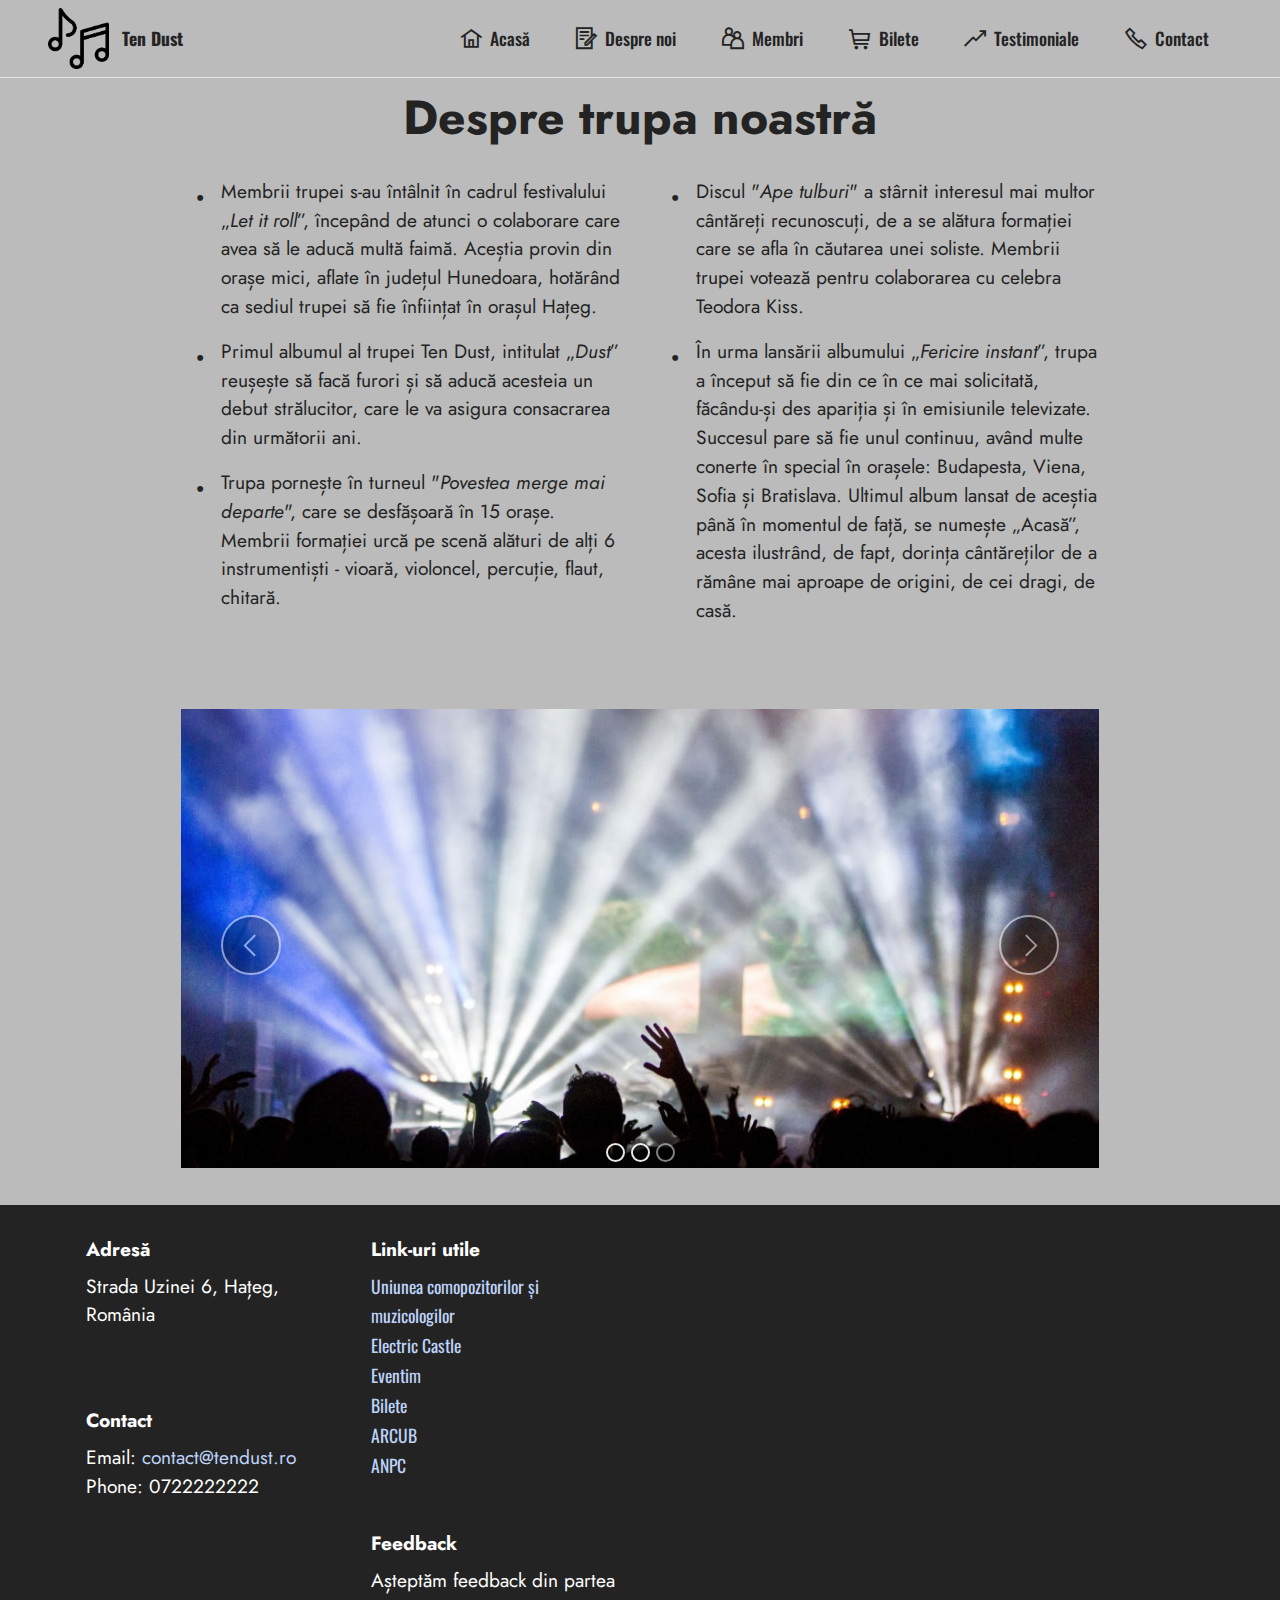
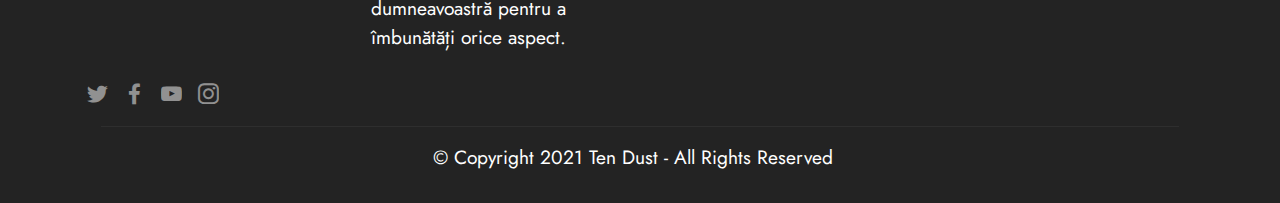
<file: despre.html>
<!DOCTYPE html>
<html  >
<head>
  <!-- Site made with Mobirise Website Builder v5.2.0, https://mobirise.com -->
  <meta charset="UTF-8">
  <meta http-equiv="X-UA-Compatible" content="IE=edge">
  <meta name="generator" content="Mobirise v5.2.0, mobirise.com">
  <meta name="viewport" content="width=device-width, initial-scale=1, minimum-scale=1">
  <link rel="shortcut icon" href="assets/images/music-note-173x173.png" type="image/x-icon">
  <meta name="description" content="Află mai multe informații despre trupa noastră.">
  
  
  <title>Despre noi</title>
  <link rel="stylesheet" href="assets/web/assets/mobirise-icons2/mobirise2.css">
  <link rel="stylesheet" href="assets/tether/tether.min.css">
  <link rel="stylesheet" href="assets/bootstrap/css/bootstrap.min.css">
  <link rel="stylesheet" href="assets/bootstrap/css/bootstrap-grid.min.css">
  <link rel="stylesheet" href="assets/bootstrap/css/bootstrap-reboot.min.css">
  <link rel="stylesheet" href="assets/dropdown/css/style.css">
  <link rel="stylesheet" href="assets/socicon/css/styles.css">
  <link rel="stylesheet" href="assets/theme/css/style.css">
  <link rel="preload" as="style" href="assets/mobirise/css/mbr-additional.css"><link rel="stylesheet" href="assets/mobirise/css/mbr-additional.css" type="text/css">
  
  
  
  
</head>
<body>
  
  <section class="menu cid-s48OLK6784" once="menu" id="menu1-12">
    
    <nav class="navbar navbar-dropdown navbar-fixed-top navbar-expand-lg">
        <div class="container-fluid">
            <div class="navbar-brand">
                <span class="navbar-logo">
                    <a href="index.html#top">
                        <img src="assets/images/music-note-173x173.png" alt="Ten Dust" style="height: 3.8rem;">
                    </a>
                </span>
                <span class="navbar-caption-wrap"><a class="navbar-caption text-black text-primary display-4" href="index.html#top">Ten Dust</a></span>
            </div>
            <button class="navbar-toggler" type="button" data-toggle="collapse" data-target="#navbarSupportedContent" aria-controls="navbarNavAltMarkup" aria-expanded="false" aria-label="Toggle navigation">
                <div class="hamburger">
                    <span></span>
                    <span></span>
                    <span></span>
                    <span></span>
                </div>
            </button>
            <div class="collapse navbar-collapse" id="navbarSupportedContent">
                <ul class="navbar-nav nav-dropdown nav-right" data-app-modern-menu="true"><li class="nav-item"><a class="nav-link link text-black text-primary display-4" href="index.html"><span class="mobi-mbri mobi-mbri-home mbr-iconfont mbr-iconfont-btn"></span>Acasă</a></li><li class="nav-item"><a class="nav-link link text-black text-primary display-4" href="despre.html"><span class="mobi-mbri mobi-mbri-contact-form mbr-iconfont mbr-iconfont-btn"></span>Despre noi</a></li>
                    <li class="nav-item"><a class="nav-link link text-black text-primary display-4" href="index.html#team1-s"><span class="mobi-mbri mobi-mbri-users mbr-iconfont mbr-iconfont-btn"></span>Membri</a></li><li class="nav-item"><a class="nav-link link text-black text-primary display-4" href="index.html#features1-1i"><span class="mobi-mbri mobi-mbri-shopping-cart mbr-iconfont mbr-iconfont-btn"></span>Bilete</a></li><li class="nav-item"><a class="nav-link link text-black text-primary display-4" href="index.html#testimonials3-1m"><span class="mobi-mbri mobi-mbri-growing-chart mbr-iconfont mbr-iconfont-btn"></span>Testimoniale</a></li><li class="nav-item"><a class="nav-link link text-black text-primary display-4" href="contact.html"><span class="mobi-mbri mobi-mbri-phone mbr-iconfont mbr-iconfont-btn"></span>Contact</a></li></ul>
                
                
            </div>
        </div>
    </nav>

</section>

<section class="content4 cid-skyJVWfVCt" id="content4-18">
    
    
    <div class="container-fluid">
        <div class="row justify-content-center">
            <div class="title col-md-12 col-lg-7">
                <h3 class="mbr-section-title mbr-fonts-style align-center mb-4 display-2"><strong>Despre trupa noastră</strong></h3>
                
                
            </div>
        </div>
    </div>
</section>

<section class="content13 cid-skyKLXeZqd" id="content13-1b">
    
    
    <div class="container">
        <div class="row justify-content-center">
            
        </div>
        <div class="row justify-content-center">
            <div class="col-md-12 col-lg-10">
                <div class="row justify-content-center">
                    <div class="col-12 col-lg-6">
                        <ul class="list mbr-fonts-style display-7">
                            <li>Membrii trupei s-au întâlnit în cadrul festivalului „<em>Let it roll</em>”, începând de atunci o colaborare care avea să le aducă multă faimă. Aceștia provin din orașe mici, aflate în județul Hunedoara, hotărând ca sediul trupei să fie înființat în orașul Hațeg.</li>
                            <li>Primul albumul al trupei Ten Dust, intitulat „<em>Dust</em>” reușește să facă furori și să aducă acesteia un debut strălucitor, care le va asigura consacrarea din următorii ani.</li>
                            <li>Trupa pornește în turneul "<em>Povestea merge mai departe</em>", care se desfășoară în 15 orașe. Membrii formației urcă pe scenă alături de alți 6 instrumentiști - vioară, violoncel, percuție, flaut, chitară.</li>
                        </ul>
                    </div>
                    <div class="col-12 col-lg-6">
                        <ul class="list mbr-fonts-style display-7">
                            <li>Discul "<em>Ape tulburi</em>" a stârnit interesul mai multor cântăreți recunoscuți, de a se alătura formației care se afla în căutarea unei soliste. Membrii trupei votează pentru colaborarea cu celebra Teodora Kiss.</li>
                            <li>În urma lansării albumului „<em>Fericire instant</em>”, trupa a început să fie din ce în ce mai solicitată, făcându-și des apariția și în emisiunile televizate. Succesul pare să fie unul continuu, având multe conerte în special în orașele: Budapesta, Viena, Sofia și Bratislava. Ultimul album lansat de aceștia până în momentul de față, se numește „Acasă”, acesta ilustrând, de fapt, dorința cântăreților de a rămâne mai aproape de origini, de cei dragi, de casă.</li>
                        </ul>
                    </div>
                </div>
            </div>
        </div>
    </div>
</section>

<section class="slider2 cid-skWDBcywQo" id="slider2-1j">
    

    
    <div class="container">
        <div class="row justify-content-center">
            <div class="col-12 col-md-10">
                <div class="carousel slide carousel-fade" id="skXWXlnsoj" data-ride="carousel" data-interval="9000">
                    
                    <ol class="carousel-indicators">
                        <li data-slide-to="0" class="active" data-target="#skXWXlnsoj"></li><li data-slide-to="1" class="active" data-target="#skXWXlnsoj"></li>
                        <li data-slide-to="2" data-target="#skXWXlnsoj"></li>
                        
                    </ol>
                    <div class="carousel-inner">
                        
                        <div class="carousel-item slider-image item">
                            <div class="item-wrapper">
                                <img class="d-block w-100" src="assets/images/slide-2-1000x500.jpg" data-slide-to="0">
                                
                            </div>
                        </div>
                        <div class="carousel-item slider-image item">
                            <div class="item-wrapper">
                                <img class="d-block w-100" src="assets/images/slide-3-1000x500.jpg" data-slide-to="1">
                                
                            </div>
                        </div><div class="carousel-item slider-image item active">
                            <div class="item-wrapper">
                                <img class="d-block w-100" src="assets/images/slide-5-1000x500.jpg" data-slide-to="2">
                                
                            </div>
                        </div>
                    </div>
                    <a class="carousel-control carousel-control-prev" role="button" data-slide="prev" href="#skXWXlnsoj">
                        <span class="mobi-mbri mobi-mbri-arrow-prev" aria-hidden="true"></span>
                        <span class="sr-only">Previous</span>
                    </a>
                    <a class="carousel-control carousel-control-next" role="button" data-slide="next" href="#skXWXlnsoj">
                        <span class="mobi-mbri mobi-mbri-arrow-next" aria-hidden="true"></span>
                        <span class="sr-only">Next</span>
                    </a>
                </div>
            </div>
        </div>
    </div>
</section>

<section class="footer6 cid-skXjaByCvo" once="footers" id="footer6-1o">

    

    

    <div class="container">
        <div class="row content mbr-white">
            <div class="col-12 col-md-3 mbr-fonts-style display-7">
                <h5 class="mbr-section-subtitle mbr-fonts-style mb-2 display-7">
                    <strong>Adresă</strong></h5>
                <p class="mbr-text mbr-fonts-style display-7">Strada Uzinei 6, Hațeg, România</p> <br>
                <h5 class="mbr-section-subtitle mbr-fonts-style mb-2 mt-4 display-7">
                    <strong>Contact</strong></h5>
                <p class="mbr-text mbr-fonts-style mb-4 display-7">
                    Email: <a href="https://ro.yahoo.com/?p=us" class="text-primary" target="_blank">contact@tendust.ro</a><br>
                    Phone:&nbsp;0722222222&nbsp;<br><br></p>
            </div>
            <div class="col-12 col-md-3 mbr-fonts-style display-7">
                <h5 class="mbr-section-subtitle mbr-fonts-style mb-2 display-7">
                    <strong>Link-uri utile</strong></h5>
                <ul class="list mbr-fonts-style mb-4 display-4">
					<li class="mbr-text item-wrap"><a href="https://ucmr-ada.ro/" class="text-primary" target="_blank">Uniunea comopozitorilor și muzicologilor</a></li><a href="index.html" class="text-primary">
                    </a><li class="mbr-text item-wrap"><a href="https://electriccastle.ro/" class="text-primary" target="_blank">Electric Castle</a></li>
                    <li class="mbr-text item-wrap"><a href="https://www.eventim.ro/ro/" class="text-primary"></a><a href="https://www.eventim.ro/ro/" class="text-primary" target="_blank">Eventim</a></li><li class="mbr-text item-wrap"><a href="https://www.bilete.ro/" class="text-primary" target="_blank">Bilete</a></li><li class="mbr-text item-wrap"><a href="https://arcub.ro/" class="text-primary"></a><a href="https://arcub.ro/" class="text-primary" target="_blank">ARCUB</a></li><li class="mbr-text item-wrap"><a href="https://anpc.ro/" class="text-primary" target="_blank">ANPC</a></li>
                </ul>
                <h5 class="mbr-section-subtitle mbr-fonts-style mb-2 mt-5 display-7">
                    <strong>Feedback</strong>
                </h5>
                <p class="mbr-text mbr-fonts-style mb-4 display-7">Așteptăm feedback din partea dumneavoastră pentru a îmbunătăți orice aspect.</p>
            </div>
            <div class="col-12 col-md-6">
                <div class="google-map"><iframe src="https://www.google.com/maps/embed?pb=!1m14!1m8!1m3!1d1193.9981330153516!2d22.948013683626182!3d45.60992783434496!3m2!1i1024!2i768!4f13.1!3m3!1m2!1s0x474e64d9ffd7fb21%3A0x7a0095a241e65f65!2sParc%20Caffe!5e0!3m2!1sro!2sro!4v1603758196196!5m2!1sro!2sro" width="100%" height="400px" frameborder="0" style="border:0" allowfullscreen></iframe></div>
            </div>
            <div class="col-md-6">
                <div class="social-list align-left">
                    <div class="soc-item">
                        <a href="https://twitter.com/" target="_blank">
                            <span class="mbr-iconfont mbr-iconfont-social socicon-twitter socicon"></span>
                        </a>
                    </div>
                    <div class="soc-item">
                        <a href="https://www.facebook.com/" target="_blank">
                            <span class="mbr-iconfont mbr-iconfont-social socicon-facebook socicon"></span>
                        </a>
                    </div>
                    <div class="soc-item">
                        <a href="https://www.youtube.com/" target="_blank">
                            <span class="mbr-iconfont mbr-iconfont-social socicon-youtube socicon"></span>
                        </a>
                    </div>
                    <div class="soc-item">
                        <a href="https://www.instagram.com/" target="_blank">
                            <span class="mbr-iconfont mbr-iconfont-social socicon-instagram socicon"></span>
                        </a>
                    </div>
                    
                    
                </div>
            </div>
        </div>
        <div class="footer-lower">
            <div class="media-container-row">
                <div class="col-sm-12">
                    <hr>
                </div>
            </div>
            <div class="col-sm-12 copyright pl-0">
                <p class="mbr-text mbr-fonts-style mbr-white display-7">
                    © Copyright 2021 Ten Dust - All Rights Reserved
                </p>
            </div>
        </div>
    </div>
</section><section style="background-color: #fff; font-family: -apple-system, BlinkMacSystemFont, 'Segoe UI', 'Roboto', 'Helvetica Neue', Arial, sans-serif; color:#aaa; font-size:12px; padding: 0; align-items: center; display: flex;"><p style="flex: 0 0 auto; margin:0; padding-right:1rem;"><a href="https://mobirise.site/h" style="color:#aaa;"></a></p></section><script src="assets/web/assets/jquery/jquery.min.js"></script>  <script src="assets/popper/popper.min.js"></script>  <script src="assets/tether/tether.min.js"></script>  <script src="assets/bootstrap/js/bootstrap.min.js"></script>  <script src="assets/smoothscroll/smooth-scroll.js"></script>  <script src="assets/dropdown/js/nav-dropdown.js"></script>  <script src="assets/dropdown/js/navbar-dropdown.js"></script>  <script src="assets/touchswipe/jquery.touch-swipe.min.js"></script>  <script src="assets/theme/js/script.js"></script>  
  
  
</body>
</html>
</file>
<file: assets/web/assets/mobirise-icons2/mobirise2.css>
@font-face {
  font-family: 'Moririse2';
  font-display: swap;
  src:  url('mobirise2.eot?f2bix4');
  src:  url('mobirise2.eot?f2bix4#iefix') format('embedded-opentype'),
    url('mobirise2.ttf?f2bix4') format('truetype'),
    url('mobirise2.woff?f2bix4') format('woff'),
    url('mobirise2.svg?f2bix4#mobirise2') format('svg');
  font-weight: normal;
  font-style: normal;
}

[class^="mobi-"], [class*=" mobi-"] {
  /* use !important to prevent issues with browser extensions that change fonts */
  font-family: 'Moririse2' !important;
  speak: none;
  font-style: normal;
  font-weight: normal;
  font-variant: normal;
  text-transform: none;
  line-height: 1;

  /* Better Font Rendering =========== */
  -webkit-font-smoothing: antialiased;
  -moz-osx-font-smoothing: grayscale;
}

.mobi-mbri-add-submenu:before {
  content: "\e900";
}
.mobi-mbri-alert:before {
  content: "\e901";
}
.mobi-mbri-align-center:before {
  content: "\e902";
}
.mobi-mbri-align-justify:before {
  content: "\e903";
}
.mobi-mbri-align-left:before {
  content: "\e904";
}
.mobi-mbri-align-right:before {
  content: "\e905";
}
.mobi-mbri-android:before {
  content: "\e906";
}
.mobi-mbri-apple:before {
  content: "\e907";
}
.mobi-mbri-arrow-down:before {
  content: "\e908";
}
.mobi-mbri-arrow-next:before {
  content: "\e909";
}
.mobi-mbri-arrow-prev:before {
  content: "\e90a";
}
.mobi-mbri-arrow-up:before {
  content: "\e90b";
}
.mobi-mbri-bold:before {
  content: "\e90c";
}
.mobi-mbri-bookmark:before {
  content: "\e90d";
}
.mobi-mbri-bootstrap:before {
  content: "\e90e";
}
.mobi-mbri-briefcase:before {
  content: "\e90f";
}
.mobi-mbri-browse:before {
  content: "\e910";
}
.mobi-mbri-bulleted-list:before {
  content: "\e911";
}
.mobi-mbri-calendar:before {
  content: "\e912";
}
.mobi-mbri-camera:before {
  content: "\e913";
}
.mobi-mbri-cart-add:before {
  content: "\e914";
}
.mobi-mbri-cart-full:before {
  content: "\e915";
}
.mobi-mbri-cash:before {
  content: "\e916";
}
.mobi-mbri-change-style:before {
  content: "\e917";
}
.mobi-mbri-chat:before {
  content: "\e918";
}
.mobi-mbri-clock:before {
  content: "\e919";
}
.mobi-mbri-close:before {
  content: "\e91a";
}
.mobi-mbri-cloud:before {
  content: "\e91b";
}
.mobi-mbri-code:before {
  content: "\e91c";
}
.mobi-mbri-contact-form:before {
  content: "\e91d";
}
.mobi-mbri-credit-card:before {
  content: "\e91e";
}
.mobi-mbri-cursor-click:before {
  content: "\e91f";
}
.mobi-mbri-cust-feedback:before {
  content: "\e920";
}
.mobi-mbri-database:before {
  content: "\e921";
}
.mobi-mbri-delivery:before {
  content: "\e922";
}
.mobi-mbri-desktop:before {
  content: "\e923";
}
.mobi-mbri-devices:before {
  content: "\e924";
}
.mobi-mbri-down:before {
  content: "\e925";
}
.mobi-mbri-download-2:before {
  content: "\e926";
}
.mobi-mbri-download:before {
  content: "\e927";
}
.mobi-mbri-drag-n-drop-2:before {
  content: "\e928";
}
.mobi-mbri-drag-n-drop:before {
  content: "\e929";
}
.mobi-mbri-edit-2:before {
  content: "\e92a";
}
.mobi-mbri-edit:before {
  content: "\e92b";
}
.mobi-mbri-error:before {
  content: "\e92c";
}
.mobi-mbri-extension:before {
  content: "\e92d";
}
.mobi-mbri-features:before {
  content: "\e92e";
}
.mobi-mbri-file:before {
  content: "\e92f";
}
.mobi-mbri-flag:before {
  content: "\e930";
}
.mobi-mbri-folder:before {
  content: "\e931";
}
.mobi-mbri-gift:before {
  content: "\e932";
}
.mobi-mbri-github:before {
  content: "\e933";
}
.mobi-mbri-globe-2:before {
  content: "\e934";
}
.mobi-mbri-globe:before {
  content: "\e935";
}
.mobi-mbri-growing-chart:before {
  content: "\e936";
}
.mobi-mbri-hearth:before {
  content: "\e937";
}
.mobi-mbri-help:before {
  content: "\e938";
}
.mobi-mbri-home:before {
  content: "\e939";
}
.mobi-mbri-hot-cup:before {
  content: "\e93a";
}
.mobi-mbri-idea:before {
  content: "\e93b";
}
.mobi-mbri-image-gallery:before {
  content: "\e93c";
}
.mobi-mbri-image-slider:before {
  content: "\e93d";
}
.mobi-mbri-info:before {
  content: "\e93e";
}
.mobi-mbri-italic:before {
  content: "\e93f";
}
.mobi-mbri-key:before {
  content: "\e940";
}
.mobi-mbri-laptop:before {
  content: "\e941";
}
.mobi-mbri-layers:before {
  content: "\e942";
}
.mobi-mbri-left-right:before {
  content: "\e943";
}
.mobi-mbri-left:before {
  content: "\e944";
}
.mobi-mbri-letter:before {
  content: "\e945";
}
.mobi-mbri-like:before {
  content: "\e946";
}
.mobi-mbri-link:before {
  content: "\e947";
}
.mobi-mbri-lock:before {
  content: "\e948";
}
.mobi-mbri-login:before {
  content: "\e949";
}
.mobi-mbri-logout:before {
  content: "\e94a";
}
.mobi-mbri-magic-stick:before {
  content: "\e94b";
}
.mobi-mbri-map-pin:before {
  content: "\e94c";
}
.mobi-mbri-menu:before {
  content: "\e94d";
}
.mobi-mbri-mobile-2:before {
  content: "\e94e";
}
.mobi-mbri-mobile-horizontal:before {
  content: "\e94f";
}
.mobi-mbri-mobile:before {
  content: "\e950";
}
.mobi-mbri-mobirise:before {
  content: "\e951";
}
.mobi-mbri-more-horizontal:before {
  content: "\e952";
}
.mobi-mbri-more-vertical:before {
  content: "\e953";
}
.mobi-mbri-music:before {
  content: "\e954";
}
.mobi-mbri-new-file:before {
  content: "\e955";
}
.mobi-mbri-numbered-list:before {
  content: "\e956";
}
.mobi-mbri-opened-folder:before {
  content: "\e957";
}
.mobi-mbri-pages:before {
  content: "\e958";
}
.mobi-mbri-paper-plane:before {
  content: "\e959";
}
.mobi-mbri-paperclip:before {
  content: "\e95a";
}
.mobi-mbri-phone:before {
  content: "\e95b";
}
.mobi-mbri-photo:before {
  content: "\e95c";
}
.mobi-mbri-photos:before {
  content: "\e95d";
}
.mobi-mbri-pin:before {
  content: "\e95e";
}
.mobi-mbri-play:before {
  content: "\e95f";
}
.mobi-mbri-plus:before {
  content: "\e960";
}
.mobi-mbri-preview:before {
  content: "\e961";
}
.mobi-mbri-print:before {
  content: "\e962";
}
.mobi-mbri-protect:before {
  content: "\e963";
}
.mobi-mbri-question:before {
  content: "\e964";
}
.mobi-mbri-quote-left:before {
  content: "\e965";
}
.mobi-mbri-quote-right:before {
  content: "\e966";
}
.mobi-mbri-redo:before {
  content: "\e967";
}
.mobi-mbri-refresh:before {
  content: "\e968";
}
.mobi-mbri-responsive-2:before {
  content: "\e969";
}
.mobi-mbri-responsive:before {
  content: "\e96a";
}
.mobi-mbri-right:before {
  content: "\e96b";
}
.mobi-mbri-rocket:before {
  content: "\e96c";
}
.mobi-mbri-sad-face:before {
  content: "\e96d";
}
.mobi-mbri-sale:before {
  content: "\e96e";
}
.mobi-mbri-save:before {
  content: "\e96f";
}
.mobi-mbri-search:before {
  content: "\e970";
}
.mobi-mbri-setting-2:before {
  content: "\e971";
}
.mobi-mbri-setting-3:before {
  content: "\e972";
}
.mobi-mbri-setting:before {
  content: "\e973";
}
.mobi-mbri-share:before {
  content: "\e974";
}
.mobi-mbri-shopping-bag:before {
  content: "\e975";
}
.mobi-mbri-shopping-basket:before {
  content: "\e976";
}
.mobi-mbri-shopping-cart:before {
  content: "\e977";
}
.mobi-mbri-sites:before {
  content: "\e978";
}
.mobi-mbri-smile-face:before {
  content: "\e979";
}
.mobi-mbri-speed:before {
  content: "\e97a";
}
.mobi-mbri-star:before {
  content: "\e97b";
}
.mobi-mbri-success:before {
  content: "\e97c";
}
.mobi-mbri-sun:before {
  content: "\e97d";
}
.mobi-mbri-sun2:before {
  content: "\e97e";
}
.mobi-mbri-tablet-vertical:before {
  content: "\e97f";
}
.mobi-mbri-tablet:before {
  content: "\e980";
}
.mobi-mbri-target:before {
  content: "\e981";
}
.mobi-mbri-timer:before {
  content: "\e982";
}
.mobi-mbri-to-ftp:before {
  content: "\e983";
}
.mobi-mbri-to-local-drive:before {
  content: "\e984";
}
.mobi-mbri-touch-swipe:before {
  content: "\e985";
}
.mobi-mbri-touch:before {
  content: "\e986";
}
.mobi-mbri-trash:before {
  content: "\e987";
}
.mobi-mbri-underline:before {
  content: "\e988";
}
.mobi-mbri-undo:before {
  content: "\e989";
}
.mobi-mbri-unlink:before {
  content: "\e98a";
}
.mobi-mbri-unlock:before {
  content: "\e98b";
}
.mobi-mbri-up-down:before {
  content: "\e98c";
}
.mobi-mbri-up:before {
  content: "\e98d";
}
.mobi-mbri-update:before {
  content: "\e98e";
}
.mobi-mbri-upload-2:before {
  content: "\e98f";
}
.mobi-mbri-upload:before {
  content: "\e990";
}
.mobi-mbri-user-2:before {
  content: "\e991";
}
.mobi-mbri-user:before {
  content: "\e992";
}
.mobi-mbri-users:before {
  content: "\e993";
}
.mobi-mbri-video-play:before {
  content: "\e994";
}
.mobi-mbri-video:before {
  content: "\e995";
}
.mobi-mbri-watch:before {
  content: "\e996";
}
.mobi-mbri-website-theme-2:before {
  content: "\e997";
}
.mobi-mbri-website-theme:before {
  content: "\e998";
}
.mobi-mbri-wifi:before {
  content: "\e999";
}
.mobi-mbri-windows:before {
  content: "\e99a";
}
.mobi-mbri-zoom-in:before {
  content: "\e99b";
}
.mobi-mbri-zoom-out:before {
  content: "\e99c";
}
</file>
<file: assets/dropdown/css/style.css>
.navbar-dropdown {
  left: 0;
  padding: 0;
  position: absolute;
  right: 0;
  top: 0;
  transition: all 0.45s ease;
  z-index: 1030;
  background: #282828; }
  .navbar-dropdown .navbar-logo {
    margin-right: 0.8rem;
    transition: margin 0.3s ease-in-out;
    vertical-align: middle; }
    .navbar-dropdown .navbar-logo img {
      height: 3.125rem;
      transition: all 0.3s ease-in-out; }
    .navbar-dropdown .navbar-logo.mbr-iconfont {
      font-size: 3.125rem;
      line-height: 3.125rem; }
  .navbar-dropdown .navbar-caption {
    font-weight: 700;
    white-space: normal;
    vertical-align: -4px;
    line-height: 3.125rem !important; }
    .navbar-dropdown .navbar-caption, .navbar-dropdown .navbar-caption:hover {
      color: inherit;
      text-decoration: none; }
  .navbar-dropdown .mbr-iconfont + .navbar-caption {
    vertical-align: -1px; }
  .navbar-dropdown.navbar-fixed-top {
    position: fixed; }
  .navbar-dropdown .navbar-brand span {
    vertical-align: -4px; }
  .navbar-dropdown.bg-color.transparent {
    background: none; }
  .navbar-dropdown.navbar-short .navbar-brand {
    padding: 0.625rem 0; }
    .navbar-dropdown.navbar-short .navbar-brand span {
      vertical-align: -1px; }
  .navbar-dropdown.navbar-short .navbar-caption {
    line-height: 2.375rem !important;
    vertical-align: -2px; }
  .navbar-dropdown.navbar-short .navbar-logo {
    margin-right: 0.5rem; }
    .navbar-dropdown.navbar-short .navbar-logo img {
      height: 2.375rem; }
    .navbar-dropdown.navbar-short .navbar-logo.mbr-iconfont {
      font-size: 2.375rem;
      line-height: 2.375rem; }
  .navbar-dropdown.navbar-short .mbr-table-cell {
    height: 3.625rem; }
  .navbar-dropdown .navbar-close {
    left: 0.6875rem;
    position: fixed;
    top: 0.75rem;
    z-index: 1000; }
  .navbar-dropdown .hamburger-icon {
    content: "";
    display: inline-block;
    vertical-align: middle;
    width: 16px;
    -webkit-box-shadow: 0 -6px 0 1px #282828,0 0 0 1px #282828,0 6px 0 1px #282828;
    -moz-box-shadow: 0 -6px 0 1px #282828,0 0 0 1px #282828,0 6px 0 1px #282828;
    box-shadow: 0 -6px 0 1px #282828,0 0 0 1px #282828,0 6px 0 1px #282828; }

.dropdown-menu .dropdown-toggle[data-toggle="dropdown-submenu"]::after {
  border-bottom: 0.35em solid transparent;
  border-left: 0.35em solid;
  border-right: 0;
  border-top: 0.35em solid transparent;
  margin-left: 0.3rem; }

.dropdown-menu .dropdown-item:focus {
  outline: 0; }

.nav-dropdown {
  font-size: 0.75rem;
  font-weight: 500;
  height: auto !important; }
  .nav-dropdown .nav-btn {
    padding-left: 1rem; }
  .nav-dropdown .link {
    margin: .667em 1.667em;
    font-weight: 500;
    padding: 0;
    transition: color .2s ease-in-out; }
    .nav-dropdown .link.dropdown-toggle {
      margin-right: 2.583em; }
      .nav-dropdown .link.dropdown-toggle::after {
        margin-left: .25rem;
        border-top: 0.35em solid;
        border-right: 0.35em solid transparent;
        border-left: 0.35em solid transparent;
        border-bottom: 0; }
      .nav-dropdown .link.dropdown-toggle[aria-expanded="true"] {
        margin: 0;
        padding: 0.667em 3.263em  0.667em 1.667em; }
  .nav-dropdown .link::after,
  .nav-dropdown .dropdown-item::after {
    color: inherit; }
  .nav-dropdown .btn {
    font-size: 0.75rem;
    font-weight: 700;
    letter-spacing: 0;
    margin-bottom: 0;
    padding-left: 1.25rem;
    padding-right: 1.25rem; }
  .nav-dropdown .dropdown-menu {
    border-radius: 0;
    border: 0;
    left: 0;
    margin: 0;
    padding-bottom: 1.25rem;
    padding-top: 1.25rem;
    position: relative; }
  .nav-dropdown .dropdown-submenu {
    margin-left: 0.125rem;
    top: 0; }
  .nav-dropdown .dropdown-item {
    font-weight: 500;
    line-height: 2;
    padding: 0.3846em 4.615em 0.3846em 1.5385em;
    position: relative;
    transition: color .2s ease-in-out, background-color .2s ease-in-out; }
    .nav-dropdown .dropdown-item::after {
      margin-top: -0.3077em;
      position: absolute;
      right: 1.1538em;
      top: 50%; }
    .nav-dropdown .dropdown-item:focus, .nav-dropdown .dropdown-item:hover {
      background: none; }

@media (max-width: 767px) {
  .nav-dropdown.navbar-toggleable-sm {
    bottom: 0;
    display: none;
    left: 0;
    overflow-x: hidden;
    position: fixed;
    top: 0;
    transform: translateX(-100%);
    -ms-transform: translateX(-100%);
    -webkit-transform: translateX(-100%);
    width: 18.75rem;
    z-index: 999; } }
.nav-dropdown.navbar-toggleable-xl {
  bottom: 0;
  display: none;
  left: 0;
  overflow-x: hidden;
  position: fixed;
  top: 0;
  transform: translateX(-100%);
  -ms-transform: translateX(-100%);
  -webkit-transform: translateX(-100%);
  width: 18.75rem;
  z-index: 999; }

.nav-dropdown-sm {
  display: block !important;
  overflow-x: hidden;
  overflow: auto;
  padding-top: 3.875rem; }
  .nav-dropdown-sm::after {
    content: "";
    display: block;
    height: 3rem;
    width: 100%; }
  .nav-dropdown-sm.collapse.in ~ .navbar-close {
    display: block !important; }
  .nav-dropdown-sm.collapsing, .nav-dropdown-sm.collapse.in {
    transform: translateX(0);
    -ms-transform: translateX(0);
    -webkit-transform: translateX(0);
    transition: all 0.25s ease-out;
    -webkit-transition: all 0.25s ease-out;
    background: #282828; }
  .nav-dropdown-sm.collapsing[aria-expanded="false"] {
    transform: translateX(-100%);
    -ms-transform: translateX(-100%);
    -webkit-transform: translateX(-100%); }
  .nav-dropdown-sm .nav-item {
    display: block;
    margin-left: 0 !important;
    padding-left: 0; }
  .nav-dropdown-sm .link,
  .nav-dropdown-sm .dropdown-item {
    border-top: 1px dotted rgba(255, 255, 255, 0.1);
    font-size: 0.8125rem;
    line-height: 1.6;
    margin: 0 !important;
    padding: 0.875rem 2.4rem 0.875rem 1.5625rem !important;
    position: relative;
    white-space: normal; }
    .nav-dropdown-sm .link:focus, .nav-dropdown-sm .link:hover,
    .nav-dropdown-sm .dropdown-item:focus,
    .nav-dropdown-sm .dropdown-item:hover {
      background: rgba(0, 0, 0, 0.2) !important;
      color: #c0a375; }
  .nav-dropdown-sm .nav-btn {
    position: relative;
    padding: 1.5625rem 1.5625rem 0 1.5625rem; }
    .nav-dropdown-sm .nav-btn::before {
      border-top: 1px dotted rgba(255, 255, 255, 0.1);
      content: "";
      left: 0;
      position: absolute;
      top: 0;
      width: 100%; }
    .nav-dropdown-sm .nav-btn + .nav-btn {
      padding-top: 0.625rem; }
      .nav-dropdown-sm .nav-btn + .nav-btn::before {
        display: none; }
  .nav-dropdown-sm .btn {
    padding: 0.625rem 0; }
  .nav-dropdown-sm .dropdown-toggle[data-toggle="dropdown-submenu"]::after {
    margin-left: .25rem;
    border-top: 0.35em solid;
    border-right: 0.35em solid transparent;
    border-left: 0.35em solid transparent;
    border-bottom: 0; }
  .nav-dropdown-sm .dropdown-toggle[data-toggle="dropdown-submenu"][aria-expanded="true"]::after {
    border-top: 0;
    border-right: 0.35em solid transparent;
    border-left: 0.35em solid transparent;
    border-bottom: 0.35em solid; }
  .nav-dropdown-sm .dropdown-menu {
    margin: 0;
    padding: 0;
    position: relative;
    top: 0;
    left: 0;
    width: 100%;
    border: 0;
    float: none;
    border-radius: 0;
    background: none; }
  .nav-dropdown-sm .dropdown-submenu {
    left: 100%;
    margin-left: 0.125rem;
    margin-top: -1.25rem;
    top: 0; }

.navbar-toggleable-sm .nav-dropdown .dropdown-menu {
  position: absolute; }

.navbar-toggleable-sm .nav-dropdown .dropdown-submenu {
  left: 100%;
  margin-left: 0.125rem;
  margin-top: -1.25rem;
  top: 0; }

.navbar-toggleable-sm.opened .nav-dropdown .dropdown-menu {
  position: relative; }

.navbar-toggleable-sm.opened .nav-dropdown .dropdown-submenu {
  left: 0;
  margin-left: 00rem;
  margin-top: 0rem;
  top: 0; }

.is-builder .nav-dropdown.collapsing {
  transition: none !important; }

/*# sourceMappingURL=style.css.map */
</file>
<file: assets/socicon/css/styles.css>
@charset "UTF-8";

@font-face {
  font-family: 'Socicon';
  src:  url('../fonts/socicon.eot');
  src:  url('../fonts/socicon.eot?#iefix') format('embedded-opentype'),
    url('../fonts/socicon.woff2') format('woff2'),
    url('../fonts/socicon.ttf') format('truetype'),
    url('../fonts/socicon.woff') format('woff'),
    url('../fonts/socicon.svg#socicon') format('svg');
  font-weight: normal;
  font-style: normal;
}

[data-icon]:before {
  font-family: "socicon" !important;
  content: attr(data-icon);
  font-style: normal !important;
  font-weight: normal !important;
  font-variant: normal !important;
  text-transform: none !important;
  speak: none;
  line-height: 1;
  -webkit-font-smoothing: antialiased;
  -moz-osx-font-smoothing: grayscale;
}

[class^="socicon-"], [class*=" socicon-"] {
  /* use !important to prevent issues with browser extensions that change fonts */
  font-family: 'Socicon' !important;
  speak: none;
  font-style: normal;
  font-weight: normal;
  font-variant: normal;
  text-transform: none;
  line-height: 1;

  /* Better Font Rendering =========== */
  -webkit-font-smoothing: antialiased;
  -moz-osx-font-smoothing: grayscale;
}

.socicon-eitaa:before {
  content: "\e97c";
}
.socicon-soroush:before {
  content: "\e97d";
}
.socicon-bale:before {
  content: "\e97e";
}
.socicon-zazzle:before {
  content: "\e97b";
}
.socicon-society6:before {
  content: "\e97a";
}
.socicon-redbubble:before {
  content: "\e979";
}
.socicon-avvo:before {
  content: "\e978";
}
.socicon-stitcher:before {
  content: "\e977";
}
.socicon-googlehangouts:before {
  content: "\e974";
}
.socicon-dlive:before {
  content: "\e975";
}
.socicon-vsco:before {
  content: "\e976";
}
.socicon-flipboard:before {
  content: "\e973";
}
.socicon-ubuntu:before {
  content: "\e958";
}
.socicon-artstation:before {
  content: "\e959";
}
.socicon-invision:before {
  content: "\e95a";
}
.socicon-torial:before {
  content: "\e95b";
}
.socicon-collectorz:before {
  content: "\e95c";
}
.socicon-seenthis:before {
  content: "\e95d";
}
.socicon-googleplaymusic:before {
  content: "\e95e";
}
.socicon-debian:before {
  content: "\e95f";
}
.socicon-filmfreeway:before {
  content: "\e960";
}
.socicon-gnome:before {
  content: "\e961";
}
.socicon-itchio:before {
  content: "\e962";
}
.socicon-jamendo:before {
  content: "\e963";
}
.socicon-mix:before {
  content: "\e964";
}
.socicon-sharepoint:before {
  content: "\e965";
}
.socicon-tinder:before {
  content: "\e966";
}
.socicon-windguru:before {
  content: "\e967";
}
.socicon-cdbaby:before {
  content: "\e968";
}
.socicon-elementaryos:before {
  content: "\e969";
}
.socicon-stage32:before {
  content: "\e96a";
}
.socicon-tiktok:before {
  content: "\e96b";
}
.socicon-gitter:before {
  content: "\e96c";
}
.socicon-letterboxd:before {
  content: "\e96d";
}
.socicon-threema:before {
  content: "\e96e";
}
.socicon-splice:before {
  content: "\e96f";
}
.socicon-metapop:before {
  content: "\e970";
}
.socicon-naver:before {
  content: "\e971";
}
.socicon-remote:before {
  content: "\e972";
}
.socicon-internet:before {
  content: "\e957";
}
.socicon-moddb:before {
  content: "\e94b";
}
.socicon-indiedb:before {
  content: "\e94c";
}
.socicon-traxsource:before {
  content: "\e94d";
}
.socicon-gamefor:before {
  content: "\e94e";
}
.socicon-pixiv:before {
  content: "\e94f";
}
.socicon-myanimelist:before {
  content: "\e950";
}
.socicon-blackberry:before {
  content: "\e951";
}
.socicon-wickr:before {
  content: "\e952";
}
.socicon-spip:before {
  content: "\e953";
}
.socicon-napster:before {
  content: "\e954";
}
.socicon-beatport:before {
  content: "\e955";
}
.socicon-hackerone:before {
  content: "\e956";
}
.socicon-hackernews:before {
  content: "\e946";
}
.socicon-smashwords:before {
  content: "\e947";
}
.socicon-kobo:before {
  content: "\e948";
}
.socicon-bookbub:before {
  content: "\e949";
}
.socicon-mailru:before {
  content: "\e94a";
}
.socicon-gitlab:before {
  content: "\e945";
}
.socicon-instructables:before {
  content: "\e944";
}
.socicon-portfolio:before {
  content: "\e943";
}
.socicon-codered:before {
  content: "\e940";
}
.socicon-origin:before {
  content: "\e941";
}
.socicon-nextdoor:before {
  content: "\e942";
}
.socicon-udemy:before {
  content: "\e93f";
}
.socicon-livemaster:before {
  content: "\e93e";
}
.socicon-crunchbase:before {
  content: "\e93b";
}
.socicon-homefy:before {
  content: "\e93c";
}
.socicon-calendly:before {
  content: "\e93d";
}
.socicon-realtor:before {
  content: "\e90f";
}
.socicon-tidal:before {
  content: "\e910";
}
.socicon-qobuz:before {
  content: "\e911";
}
.socicon-natgeo:before {
  content: "\e912";
}
.socicon-mastodon:before {
  content: "\e913";
}
.socicon-unsplash:before {
  content: "\e914";
}
.socicon-homeadvisor:before {
  content: "\e915";
}
.socicon-angieslist:before {
  content: "\e916";
}
.socicon-codepen:before {
  content: "\e917";
}
.socicon-slack:before {
  content: "\e918";
}
.socicon-openaigym:before {
  content: "\e919";
}
.socicon-logmein:before {
  content: "\e91a";
}
.socicon-fiverr:before {
  content: "\e91b";
}
.socicon-gotomeeting:before {
  content: "\e91c";
}
.socicon-aliexpress:before {
  content: "\e91d";
}
.socicon-guru:before {
  content: "\e91e";
}
.socicon-appstore:before {
  content: "\e91f";
}
.socicon-homes:before {
  content: "\e920";
}
.socicon-zoom:before {
  content: "\e921";
}
.socicon-alibaba:before {
  content: "\e922";
}
.socicon-craigslist:before {
  content: "\e923";
}
.socicon-wix:before {
  content: "\e924";
}
.socicon-redfin:before {
  content: "\e925";
}
.socicon-googlecalendar:before {
  content: "\e926";
}
.socicon-shopify:before {
  content: "\e927";
}
.socicon-freelancer:before {
  content: "\e928";
}
.socicon-seedrs:before {
  content: "\e929";
}
.socicon-bing:before {
  content: "\e92a";
}
.socicon-doodle:before {
  content: "\e92b";
}
.socicon-bonanza:before {
  content: "\e92c";
}
.socicon-squarespace:before {
  content: "\e92d";
}
.socicon-toptal:before {
  content: "\e92e";
}
.socicon-gust:before {
  content: "\e92f";
}
.socicon-ask:before {
  content: "\e930";
}
.socicon-trulia:before {
  content: "\e931";
}
.socicon-loomly:before {
  content: "\e932";
}
.socicon-ghost:before {
  content: "\e933";
}
.socicon-upwork:before {
  content: "\e934";
}
.socicon-fundable:before {
  content: "\e935";
}
.socicon-booking:before {
  content: "\e936";
}
.socicon-googlemaps:before {
  content: "\e937";
}
.socicon-zillow:before {
  content: "\e938";
}
.socicon-niconico:before {
  content: "\e939";
}
.socicon-toneden:before {
  content: "\e93a";
}
.socicon-augment:before {
  content: "\e908";
}
.socicon-bitbucket:before {
  content: "\e909";
}
.socicon-fyuse:before {
  content: "\e90a";
}
.socicon-yt-gaming:before {
  content: "\e90b";
}
.socicon-sketchfab:before {
  content: "\e90c";
}
.socicon-mobcrush:before {
  content: "\e90d";
}
.socicon-microsoft:before {
  content: "\e90e";
}
.socicon-pandora:before {
  content: "\e907";
}
.socicon-messenger:before {
  content: "\e906";
}
.socicon-gamewisp:before {
  content: "\e905";
}
.socicon-bloglovin:before {
  content: "\e904";
}
.socicon-tunein:before {
  content: "\e903";
}
.socicon-gamejolt:before {
  content: "\e901";
}
.socicon-trello:before {
  content: "\e902";
}
.socicon-spreadshirt:before {
  content: "\e900";
}
.socicon-500px:before {
  content: "\e000";
}
.socicon-8tracks:before {
  content: "\e001";
}
.socicon-airbnb:before {
  content: "\e002";
}
.socicon-alliance:before {
  content: "\e003";
}
.socicon-amazon:before {
  content: "\e004";
}
.socicon-amplement:before {
  content: "\e005";
}
.socicon-android:before {
  content: "\e006";
}
.socicon-angellist:before {
  content: "\e007";
}
.socicon-apple:before {
  content: "\e008";
}
.socicon-appnet:before {
  content: "\e009";
}
.socicon-baidu:before {
  content: "\e00a";
}
.socicon-bandcamp:before {
  content: "\e00b";
}
.socicon-battlenet:before {
  content: "\e00c";
}
.socicon-mixer:before {
  content: "\e00d";
}
.socicon-bebee:before {
  content: "\e00e";
}
.socicon-bebo:before {
  content: "\e00f";
}
.socicon-behance:before {
  content: "\e010";
}
.socicon-blizzard:before {
  content: "\e011";
}
.socicon-blogger:before {
  content: "\e012";
}
.socicon-buffer:before {
  content: "\e013";
}
.socicon-chrome:before {
  content: "\e014";
}
.socicon-coderwall:before {
  content: "\e015";
}
.socicon-curse:before {
  content: "\e016";
}
.socicon-dailymotion:before {
  content: "\e017";
}
.socicon-deezer:before {
  content: "\e018";
}
.socicon-delicious:before {
  content: "\e019";
}
.socicon-deviantart:before {
  content: "\e01a";
}
.socicon-diablo:before {
  content: "\e01b";
}
.socicon-digg:before {
  content: "\e01c";
}
.socicon-discord:before {
  content: "\e01d";
}
.socicon-disqus:before {
  content: "\e01e";
}
.socicon-douban:before {
  content: "\e01f";
}
.socicon-draugiem:before {
  content: "\e020";
}
.socicon-dribbble:before {
  content: "\e021";
}
.socicon-drupal:before {
  content: "\e022";
}
.socicon-ebay:before {
  content: "\e023";
}
.socicon-ello:before {
  content: "\e024";
}
.socicon-endomodo:before {
  content: "\e025";
}
.socicon-envato:before {
  content: "\e026";
}
.socicon-etsy:before {
  content: "\e027";
}
.socicon-facebook:before {
  content: "\e028";
}
.socicon-feedburner:before {
  content: "\e029";
}
.socicon-filmweb:before {
  content: "\e02a";
}
.socicon-firefox:before {
  content: "\e02b";
}
.socicon-flattr:before {
  content: "\e02c";
}
.socicon-flickr:before {
  content: "\e02d";
}
.socicon-formulr:before {
  content: "\e02e";
}
.socicon-forrst:before {
  content: "\e02f";
}
.socicon-foursquare:before {
  content: "\e030";
}
.socicon-friendfeed:before {
  content: "\e031";
}
.socicon-github:before {
  content: "\e032";
}
.socicon-goodreads:before {
  content: "\e033";
}
.socicon-google:before {
  content: "\e034";
}
.socicon-googlescholar:before {
  content: "\e035";
}
.socicon-googlegroups:before {
  content: "\e036";
}
.socicon-googlephotos:before {
  content: "\e037";
}
.socicon-googleplus:before {
  content: "\e038";
}
.socicon-grooveshark:before {
  content: "\e039";
}
.socicon-hackerrank:before {
  content: "\e03a";
}
.socicon-hearthstone:before {
  content: "\e03b";
}
.socicon-hellocoton:before {
  content: "\e03c";
}
.socicon-heroes:before {
  content: "\e03d";
}
.socicon-smashcast:before {
  content: "\e03e";
}
.socicon-horde:before {
  content: "\e03f";
}
.socicon-houzz:before {
  content: "\e040";
}
.socicon-icq:before {
  content: "\e041";
}
.socicon-identica:before {
  content: "\e042";
}
.socicon-imdb:before {
  content: "\e043";
}
.socicon-instagram:before {
  content: "\e044";
}
.socicon-issuu:before {
  content: "\e045";
}
.socicon-istock:before {
  content: "\e046";
}
.socicon-itunes:before {
  content: "\e047";
}
.socicon-keybase:before {
  content: "\e048";
}
.socicon-lanyrd:before {
  content: "\e049";
}
.socicon-lastfm:before {
  content: "\e04a";
}
.socicon-line:before {
  content: "\e04b";
}
.socicon-linkedin:before {
  content: "\e04c";
}
.socicon-livejournal:before {
  content: "\e04d";
}
.socicon-lyft:before {
  content: "\e04e";
}
.socicon-macos:before {
  content: "\e04f";
}
.socicon-mail:before {
  content: "\e050";
}
.socicon-medium:before {
  content: "\e051";
}
.socicon-meetup:before {
  content: "\e052";
}
.socicon-mixcloud:before {
  content: "\e053";
}
.socicon-modelmayhem:before {
  content: "\e054";
}
.socicon-mumble:before {
  content: "\e055";
}
.socicon-myspace:before {
  content: "\e056";
}
.socicon-newsvine:before {
  content: "\e057";
}
.socicon-nintendo:before {
  content: "\e058";
}
.socicon-npm:before {
  content: "\e059";
}
.socicon-odnoklassniki:before {
  content: "\e05a";
}
.socicon-openid:before {
  content: "\e05b";
}
.socicon-opera:before {
  content: "\e05c";
}
.socicon-outlook:before {
  content: "\e05d";
}
.socicon-overwatch:before {
  content: "\e05e";
}
.socicon-patreon:before {
  content: "\e05f";
}
.socicon-paypal:before {
  content: "\e060";
}
.socicon-periscope:before {
  content: "\e061";
}
.socicon-persona:before {
  content: "\e062";
}
.socicon-pinterest:before {
  content: "\e063";
}
.socicon-play:before {
  content: "\e064";
}
.socicon-player:before {
  content: "\e065";
}
.socicon-playstation:before {
  content: "\e066";
}
.socicon-pocket:before {
  content: "\e067";
}
.socicon-qq:before {
  content: "\e068";
}
.socicon-quora:before {
  content: "\e069";
}
.socicon-raidcall:before {
  content: "\e06a";
}
.socicon-ravelry:before {
  content: "\e06b";
}
.socicon-reddit:before {
  content: "\e06c";
}
.socicon-renren:before {
  content: "\e06d";
}
.socicon-researchgate:before {
  content: "\e06e";
}
.socicon-residentadvisor:before {
  content: "\e06f";
}
.socicon-reverbnation:before {
  content: "\e070";
}
.socicon-rss:before {
  content: "\e071";
}
.socicon-sharethis:before {
  content: "\e072";
}
.socicon-skype:before {
  content: "\e073";
}
.socicon-slideshare:before {
  content: "\e074";
}
.socicon-smugmug:before {
  content: "\e075";
}
.socicon-snapchat:before {
  content: "\e076";
}
.socicon-songkick:before {
  content: "\e077";
}
.socicon-soundcloud:before {
  content: "\e078";
}
.socicon-spotify:before {
  content: "\e079";
}
.socicon-stackexchange:before {
  content: "\e07a";
}
.socicon-stackoverflow:before {
  content: "\e07b";
}
.socicon-starcraft:before {
  content: "\e07c";
}
.socicon-stayfriends:before {
  content: "\e07d";
}
.socicon-steam:before {
  content: "\e07e";
}
.socicon-storehouse:before {
  content: "\e07f";
}
.socicon-strava:before {
  content: "\e080";
}
.socicon-streamjar:before {
  content: "\e081";
}
.socicon-stumbleupon:before {
  content: "\e082";
}
.socicon-swarm:before {
  content: "\e083";
}
.socicon-teamspeak:before {
  content: "\e084";
}
.socicon-teamviewer:before {
  content: "\e085";
}
.socicon-technorati:before {
  content: "\e086";
}
.socicon-telegram:before {
  content: "\e087";
}
.socicon-tripadvisor:before {
  content: "\e088";
}
.socicon-tripit:before {
  content: "\e089";
}
.socicon-triplej:before {
  content: "\e08a";
}
.socicon-tumblr:before {
  content: "\e08b";
}
.socicon-twitch:before {
  content: "\e08c";
}
.socicon-twitter:before {
  content: "\e08d";
}
.socicon-uber:before {
  content: "\e08e";
}
.socicon-ventrilo:before {
  content: "\e08f";
}
.socicon-viadeo:before {
  content: "\e090";
}
.socicon-viber:before {
  content: "\e091";
}
.socicon-viewbug:before {
  content: "\e092";
}
.socicon-vimeo:before {
  content: "\e093";
}
.socicon-vine:before {
  content: "\e094";
}
.socicon-vkontakte:before {
  content: "\e095";
}
.socicon-warcraft:before {
  content: "\e096";
}
.socicon-wechat:before {
  content: "\e097";
}
.socicon-weibo:before {
  content: "\e098";
}
.socicon-whatsapp:before {
  content: "\e099";
}
.socicon-wikipedia:before {
  content: "\e09a";
}
.socicon-windows:before {
  content: "\e09b";
}
.socicon-wordpress:before {
  content: "\e09c";
}
.socicon-wykop:before {
  content: "\e09d";
}
.socicon-xbox:before {
  content: "\e09e";
}
.socicon-xing:before {
  content: "\e09f";
}
.socicon-yahoo:before {
  content: "\e0a0";
}
.socicon-yammer:before {
  content: "\e0a1";
}
.socicon-yandex:before {
  content: "\e0a2";
}
.socicon-yelp:before {
  content: "\e0a3";
}
.socicon-younow:before {
  content: "\e0a4";
}
.socicon-youtube:before {
  content: "\e0a5";
}
.socicon-zapier:before {
  content: "\e0a6";
}
.socicon-zerply:before {
  content: "\e0a7";
}
.socicon-zomato:before {
  content: "\e0a8";
}
.socicon-zynga:before {
  content: "\e0a9";
}
</file>
<file: assets/theme/css/style.css>
section {
  background-color: #ffffff;
}

body {
  font-style: normal;
  line-height: 1.5;
  font-weight: 400;
  color: #232323;
  position: relative;
}

section,
.container,
.container-fluid {
  position: relative;
  word-wrap: break-word;
}

a.mbr-iconfont:hover {
  text-decoration: none;
}

.article .lead p,
.article .lead ul,
.article .lead ol,
.article .lead pre,
.article .lead blockquote {
  margin-bottom: 0;
}

a {
  font-style: normal;
  font-weight: 400;
  cursor: pointer;
}

a, a:hover {
  text-decoration: none;
}

.mbr-section-title {
  font-style: normal;
  line-height: 1.3;
}

.mbr-section-subtitle {
  line-height: 1.3;
}

.mbr-text {
  font-style: normal;
  line-height: 1.7;
}

h1,
h2,
h3,
h4,
h5,
h6,
.display-1,
.display-2,
.display-4,
.display-5,
.display-7,
span,
p,
a {
  line-height: 1;
  word-break: break-word;
  word-wrap: break-word;
  font-weight: 400;
}

b,
strong {
  font-weight: bold;
}

input:-webkit-autofill, input:-webkit-autofill:hover, input:-webkit-autofill:focus, input:-webkit-autofill:active {
  -webkit-transition-delay: 9999s;
          transition-delay: 9999s;
  -webkit-transition-property: background-color, color;
  transition-property: background-color, color;
}

textarea[type="hidden"] {
  display: none;
}

section {
  background-position: 50% 50%;
  background-repeat: no-repeat;
  background-size: cover;
}

section .mbr-background-video,
section .mbr-background-video-preview {
  position: absolute;
  bottom: 0;
  left: 0;
  right: 0;
  top: 0;
}

.hidden {
  visibility: hidden;
}

.mbr-z-index20 {
  z-index: 20;
}

/*! Base colors */
.mbr-white {
  color: #ffffff;
}

.mbr-black {
  color: #111111;
}

.mbr-bg-white {
  background-color: #ffffff;
}

.mbr-bg-black {
  background-color: #000000;
}

/*! Text-aligns */
.align-left {
  text-align: left;
}

.align-center {
  text-align: center;
}

.align-right {
  text-align: right;
}

/*! Font-weight  */
.mbr-light {
  font-weight: 300;
}

.mbr-regular {
  font-weight: 400;
}

.mbr-semibold {
  font-weight: 500;
}

.mbr-bold {
  font-weight: 700;
}

/*! Media  */
.media-content {
  -ms-flex-preferred-size: 100%;
      flex-basis: 100%;
}

.media-container-row {
  display: -webkit-box;
  display: -ms-flexbox;
  display: flex;
  -webkit-box-orient: horizontal;
  -webkit-box-direction: normal;
      -ms-flex-direction: row;
          flex-direction: row;
  -ms-flex-wrap: wrap;
      flex-wrap: wrap;
  -webkit-box-pack: center;
      -ms-flex-pack: center;
          justify-content: center;
  -ms-flex-line-pack: center;
      align-content: center;
  -webkit-box-align: start;
      -ms-flex-align: start;
          align-items: start;
}

.media-container-row .media-size-item {
  width: 400px;
}

.media-container-column {
  display: -webkit-box;
  display: -ms-flexbox;
  display: flex;
  -webkit-box-orient: vertical;
  -webkit-box-direction: normal;
      -ms-flex-direction: column;
          flex-direction: column;
  -ms-flex-wrap: wrap;
      flex-wrap: wrap;
  -webkit-box-pack: center;
      -ms-flex-pack: center;
          justify-content: center;
  -ms-flex-line-pack: center;
      align-content: center;
  -webkit-box-align: stretch;
      -ms-flex-align: stretch;
          align-items: stretch;
}

.media-container-column > * {
  width: 100%;
}

@media (min-width: 992px) {
  .media-container-row {
    -ms-flex-wrap: nowrap;
        flex-wrap: nowrap;
  }
}

figure {
  margin-bottom: 0;
  overflow: hidden;
}

figure[mbr-media-size] {
  -webkit-transition: width 0.1s;
  transition: width 0.1s;
}

img,
iframe {
  display: block;
  width: 100%;
}

.card {
  background-color: transparent;
  border: none;
}

.card-box {
  width: 100%;
}

.card-img {
  text-align: center;
  -ms-flex-negative: 0;
      flex-shrink: 0;
  -webkit-flex-shrink: 0;
}

.media {
  max-width: 100%;
  margin: 0 auto;
}

.mbr-figure {
  -ms-flex-item-align: center;
      -ms-grid-row-align: center;
      align-self: center;
}

.media-container > div {
  max-width: 100%;
}

.mbr-figure img,
.card-img img {
  width: 100%;
}

@media (max-width: 991px) {
  .media-size-item {
    width: auto !important;
  }
  .media {
    width: auto;
  }
  .mbr-figure {
    width: 100% !important;
  }
}

/*! Buttons */
.mbr-section-btn {
  margin-left: -0.6rem;
  margin-right: -0.6rem;
  font-size: 0;
}

.btn {
  font-weight: 600;
  border-width: 1px;
  font-style: normal;
  margin: 0.6rem 0.6rem;
  white-space: normal;
  -webkit-transition: all 0.2s ease-in-out;
  transition: all 0.2s ease-in-out;
  display: -webkit-inline-box;
  display: -ms-inline-flexbox;
  display: inline-flex;
  -webkit-box-align: center;
      -ms-flex-align: center;
          align-items: center;
  -webkit-box-pack: center;
      -ms-flex-pack: center;
          justify-content: center;
  word-break: break-word;
}

.btn-sm {
  font-weight: 600;
  letter-spacing: 0px;
  -webkit-transition: all 0.3s ease-in-out;
  transition: all 0.3s ease-in-out;
}

.btn-md {
  font-weight: 600;
  letter-spacing: 0px;
  -webkit-transition: all 0.3s ease-in-out;
  transition: all 0.3s ease-in-out;
}

.btn-lg {
  font-weight: 600;
  letter-spacing: 0px;
  -webkit-transition: all 0.3s ease-in-out;
  transition: all 0.3s ease-in-out;
}

.btn-form {
  margin: 0;
}

.btn-form:hover {
  cursor: pointer;
}

nav .mbr-section-btn {
  margin-left: 0rem;
  margin-right: 0rem;
}

/*! Btn icon margin */
.btn .mbr-iconfont,
.btn.btn-sm .mbr-iconfont {
  -webkit-box-ordinal-group: 2;
      -ms-flex-order: 1;
          order: 1;
  cursor: pointer;
  margin-left: 0.5rem;
  vertical-align: sub;
}

.btn.btn-md .mbr-iconfont,
.btn.btn-md .mbr-iconfont {
  margin-left: 0.8rem;
}

.mbr-regular {
  font-weight: 400;
}

.mbr-semibold {
  font-weight: 500;
}

.mbr-bold {
  font-weight: 700;
}

[type="submit"] {
  -webkit-appearance: none;
}

/*! Full-screen */
.mbr-fullscreen .mbr-overlay {
  min-height: 100vh;
}

.mbr-fullscreen {
  display: -webkit-box;
  display: -ms-flexbox;
  display: flex;
  display: -moz-flex;
  display: -ms-flex;
  display: -o-flex;
  -webkit-box-align: center;
      -ms-flex-align: center;
          align-items: center;
  min-height: 100vh;
  padding-top: 3rem;
  padding-bottom: 3rem;
}

/*! Map */
.map {
  height: 25rem;
  position: relative;
}

.map iframe {
  width: 100%;
  height: 100%;
}

/*! Scroll to top arrow */
.mbr-arrow-up {
  bottom: 25px;
  right: 90px;
  position: fixed;
  text-align: right;
  z-index: 5000;
  color: #ffffff;
  font-size: 22px;
}

.mbr-arrow-up a {
  background: rgba(0, 0, 0, 0.2);
  border-radius: 50%;
  color: #fff;
  display: inline-block;
  height: 60px;
  width: 60px;
  border: 2px solid #fff;
  outline-style: none !important;
  position: relative;
  text-decoration: none;
  -webkit-transition: all 0.3s ease-in-out;
  transition: all 0.3s ease-in-out;
  cursor: pointer;
  text-align: center;
}

.mbr-arrow-up a:hover {
  background-color: rgba(0, 0, 0, 0.4);
}

.mbr-arrow-up a i {
  line-height: 60px;
}

.mbr-arrow-up-icon {
  display: block;
  color: #fff;
}

.mbr-arrow-up-icon::before {
  content: "\203a";
  display: inline-block;
  font-family: serif;
  font-size: 22px;
  line-height: 1;
  font-style: normal;
  position: relative;
  top: 6px;
  left: -4px;
  -webkit-transform: rotate(-90deg);
          transform: rotate(-90deg);
}

/*! Arrow Down */
.mbr-arrow {
  position: absolute;
  bottom: 45px;
  left: 50%;
  width: 60px;
  height: 60px;
  cursor: pointer;
  background-color: rgba(80, 80, 80, 0.5);
  border-radius: 50%;
  -webkit-transform: translateX(-50%);
          transform: translateX(-50%);
}

@media (max-width: 767px) {
  .mbr-arrow {
    display: none;
  }
}

.mbr-arrow > a {
  display: inline-block;
  text-decoration: none;
  outline-style: none;
  -webkit-animation: arrowdown 1.7s ease-in-out infinite;
          animation: arrowdown 1.7s ease-in-out infinite;
  color: #ffffff;
}

.mbr-arrow > a > i {
  position: absolute;
  top: -2px;
  left: 15px;
  font-size: 2rem;
}

#scrollToTop a i::before {
  content: "";
  position: absolute;
  display: block;
  border-bottom: 2.5px solid #fff;
  border-left: 2.5px solid #fff;
  width: 27.8%;
  height: 27.8%;
  left: 50%;
  top: 50%;
  -webkit-transform: rotate(135deg);
  transform: translateY(-30%) translateX(-50%) rotate(135deg);
}

@keyframes arrowdown {
  0% {
    -webkit-transform: translateY(0px);
            transform: translateY(0px);
  }
  50% {
    -webkit-transform: translateY(-5px);
            transform: translateY(-5px);
  }
  100% {
    -webkit-transform: translateY(0px);
            transform: translateY(0px);
  }
}

@-webkit-keyframes arrowdown {
  0% {
    -webkit-transform: translateY(0px);
            transform: translateY(0px);
  }
  50% {
    -webkit-transform: translateY(-5px);
            transform: translateY(-5px);
  }
  100% {
    -webkit-transform: translateY(0px);
            transform: translateY(0px);
  }
}

@media (max-width: 500px) {
  .mbr-arrow-up {
    left: 50%;
    right: auto;
  }
}

/*Gradients animation*/
@keyframes gradient-animation {
  from {
    background-position: 0% 100%;
    -webkit-animation-timing-function: ease-in-out;
            animation-timing-function: ease-in-out;
  }
  to {
    background-position: 100% 0%;
    -webkit-animation-timing-function: ease-in-out;
            animation-timing-function: ease-in-out;
  }
}

@-webkit-keyframes gradient-animation {
  from {
    background-position: 0% 100%;
    -webkit-animation-timing-function: ease-in-out;
            animation-timing-function: ease-in-out;
  }
  to {
    background-position: 100% 0%;
    -webkit-animation-timing-function: ease-in-out;
            animation-timing-function: ease-in-out;
  }
}

.bg-gradient {
  background-size: 200% 200%;
  animation: gradient-animation 5s infinite alternate;
  -webkit-animation: gradient-animation 5s infinite alternate;
}

.menu .navbar-brand {
  display: -webkit-flex;
}

.menu .navbar-brand span {
  display: -webkit-box;
  display: -ms-flexbox;
  display: flex;
  display: -webkit-flex;
}

.menu .navbar-brand .navbar-caption-wrap {
  display: -webkit-flex;
}

.menu .navbar-brand .navbar-logo img {
  display: -webkit-flex;
}

@media (min-width: 768px) and (max-width: 991px) {
  .menu .navbar-toggleable-sm .navbar-nav {
    display: -webkit-box;
    display: -ms-flexbox;
  }
}

@media (max-width: 991px) {
  .menu .navbar-collapse {
    max-height: 93.5vh;
  }
  .menu .navbar-collapse.show {
    overflow: auto;
  }
}

@media (min-width: 992px) {
  .menu .navbar-nav.nav-dropdown {
    display: -webkit-flex;
  }
  .menu .navbar-toggleable-sm .navbar-collapse {
    display: -webkit-flex !important;
  }
  .menu .collapsed .navbar-collapse {
    max-height: 93.5vh;
  }
  .menu .collapsed .navbar-collapse.show {
    overflow: auto;
  }
}

@media (max-width: 767px) {
  .menu .navbar-collapse {
    max-height: 80vh;
  }
}

.nav-link .mbr-iconfont {
  margin-right: .5rem;
}

.navbar {
  display: -webkit-flex;
  -webkit-flex-wrap: wrap;
  -webkit-align-items: center;
  -webkit-justify-content: space-between;
}

.navbar-collapse {
  -webkit-flex-basis: 100%;
  -webkit-flex-grow: 1;
  -webkit-align-items: center;
}

.nav-dropdown .link {
  padding: 0.667em 1.667em !important;
  margin: 0 !important;
}

.nav {
  display: -webkit-flex;
  -webkit-flex-wrap: wrap;
}

.row {
  display: -webkit-flex;
  -webkit-flex-wrap: wrap;
}

.justify-content-center {
  -webkit-justify-content: center;
}

.form-inline {
  display: -webkit-flex;
}

.card-wrapper {
  -webkit-flex: 1;
}

.carousel-control {
  z-index: 10;
  display: -webkit-flex;
}

.carousel-controls {
  display: -webkit-flex;
}

.media {
  display: -webkit-flex;
}

.form-group:focus {
  outline: none;
}

.jq-selectbox__select {
  padding: 7px 0;
  position: relative;
}

.jq-selectbox__dropdown {
  overflow: hidden;
  border-radius: 10px;
  position: absolute;
  top: 100%;
  left: 0 !important;
  width: 100% !important;
}

.jq-selectbox__trigger-arrow {
  right: 0;
  -webkit-transform: translateY(-50%);
          transform: translateY(-50%);
}

.jq-selectbox li {
  padding: 1.07em 0.5em;
}

input[type="range"] {
  padding-left: 0 !important;
  padding-right: 0 !important;
}

.modal-dialog,
.modal-content {
  height: 100%;
}

.modal-dialog .carousel-inner {
  height: calc(100vh - 1.75rem);
}

@media (max-width: 575px) {
  .modal-dialog .carousel-inner {
    height: calc(100vh - 1rem);
  }
}

.carousel-item {
  text-align: center;
}

.carousel-item img {
  margin: auto;
}

.navbar-toggler {
  -webkit-align-self: flex-start;
  -ms-flex-item-align: start;
  align-self: flex-start;
  padding: 0.25rem 0.75rem;
  font-size: 1.25rem;
  line-height: 1;
  background: transparent;
  border: 1px solid transparent;
  border-radius: 0.25rem;
}

.navbar-toggler:focus,
.navbar-toggler:hover {
  text-decoration: none;
}

.navbar-toggler-icon {
  display: inline-block;
  width: 1.5em;
  height: 1.5em;
  vertical-align: middle;
  content: "";
  background: no-repeat center center;
  background-size: 100% 100%;
}

.navbar-toggler-left {
  position: absolute;
  left: 1rem;
}

.navbar-toggler-right {
  position: absolute;
  right: 1rem;
}

.card-img {
  width: auto;
}

.menu .navbar.collapsed:not(.beta-menu) {
  -webkit-box-orient: vertical;
  -webkit-box-direction: normal;
      -ms-flex-direction: column;
          flex-direction: column;
}

.carousel-item.active,
.carousel-item-next,
.carousel-item-prev {
  display: -webkit-box;
  display: -ms-flexbox;
  display: flex;
}

.note-air-layout .dropup .dropdown-menu,
.note-air-layout .navbar-fixed-bottom .dropdown .dropdown-menu {
  bottom: initial !important;
}

html,
body {
  height: auto;
  min-height: 100vh;
}

.dropup .dropdown-toggle::after {
  display: none;
}

.form-asterisk {
  font-family: initial;
  position: absolute;
  top: -2px;
  font-weight: normal;
}

.form-control-label {
  position: relative;
  cursor: pointer;
  margin-bottom: 0.357em;
  padding: 0;
}

.alert {
  color: #ffffff;
  border-radius: 0;
  border: 0;
  font-size: 1.1rem;
  line-height: 1.5;
  margin-bottom: 1.875rem;
  padding: 1.25rem;
  position: relative;
  text-align: center;
}

.alert.alert-form::after {
  background-color: inherit;
  bottom: -7px;
  content: "";
  display: block;
  height: 14px;
  left: 50%;
  margin-left: -7px;
  position: absolute;
  -webkit-transform: rotate(45deg);
          transform: rotate(45deg);
  width: 14px;
}

.form-control {
  background-color: #ffffff;
  background-clip: border-box;
  color: #232323;
  line-height: 1rem !important;
  height: auto;
  padding: 0.6rem 1.2rem;
  -webkit-transition: border-color 0.25s ease 0s;
  transition: border-color 0.25s ease 0s;
  border: 1px solid transparent !important;
  border-radius: 4px;
  -webkit-box-shadow: rgba(0, 0, 0, 0.07) 0px 1px 1px 0px, rgba(0, 0, 0, 0.07) 0px 1px 3px 0px, rgba(0, 0, 0, 0.03) 0px 0px 0px 1px;
          box-shadow: rgba(0, 0, 0, 0.07) 0px 1px 1px 0px, rgba(0, 0, 0, 0.07) 0px 1px 3px 0px, rgba(0, 0, 0, 0.03) 0px 0px 0px 1px;
}

.form-active .form-control:invalid {
  border-color: red;
}

form .row {
  margin-left: -0.6rem;
  margin-right: -0.6rem;
}

form .row [class*="col"] {
  padding-left: 0.6rem;
  padding-right: 0.6rem;
}

form .mbr-section-btn {
  margin: 0;
  padding-left: 0.6rem;
  padding-right: 0.6rem;
}

form .btn {
  display: -webkit-box;
  display: -ms-flexbox;
  display: flex;
  padding: 0.6rem 1.2rem;
  margin: 0;
}

form .form-check-input {
  margin-top: .5;
}

textarea.form-control {
  line-height: 1.5rem !important;
}

.form-group {
  margin-bottom: 1.2rem;
}

.form-control,
form .btn {
  min-height: 48px;
}

.gdpr-block label span.textGDPR input[name='gdpr'] {
  top: 7px;
}

.form-control:focus {
  -webkit-box-shadow: none;
          box-shadow: none;
}

:focus {
  outline: none;
}

.mbr-overlay {
  background-color: #000;
  bottom: 0;
  left: 0;
  opacity: 0.5;
  position: absolute;
  right: 0;
  top: 0;
  z-index: 0;
  pointer-events: none;
}

blockquote {
  font-style: italic;
  padding: 3rem;
  font-size: 1.09rem;
  position: relative;
  border-left: 3px solid;
}

ul,
ol,
pre,
blockquote {
  margin-bottom: 2.3125rem;
}

.mt-4 {
  margin-top: 2rem !important;
}

.mb-4 {
  margin-bottom: 2rem !important;
}

@media (min-width: 992px) {
  .container {
    padding-left: 16px;
    padding-right: 16px;
  }
  .row {
    margin-left: -16px;
    margin-right: -16px;
  }
  .row > [class*="col"] {
    padding-left: 16px;
    padding-right: 16px;
  }
}

@media (min-width: 768px) {
  .container-fluid {
    padding-left: 32px;
    padding-right: 32px;
  }
}

@media (min-width: 768px) and (max-width: 991px) {
  .mbr-container {
    padding-left: 32px;
    padding-right: 32px;
  }
}

@media (max-width: 767px) {
  .mbr-container {
    padding-left: 16px;
    padding-right: 16px;
  }
}

.card-wrapper,
.item-wrapper {
  overflow: hidden;
}

.app-video-wrapper > img {
  opacity: 1;
}
/*# sourceMappingURL=style.css.map */.engine {
	position: absolute;
	text-indent: -2400px;
	text-align: center;
	padding: 0;
	top: 0;
	left: -2400px;
}
</file>
<file: assets/mobirise/css/mbr-additional.css>
@import url(https://fonts.googleapis.com/css?family=Jost:100,200,300,400,500,600,700,800,900,100i,200i,300i,400i,500i,600i,700i,800i,900i&display=swap);
@import url(https://fonts.googleapis.com/css?family=Oswald:200,300,400,500,600,700&display=swap);





body {
  font-family: IBM Plex Sans;
}
.display-1 {
  font-family: 'Jost', sans-serif;
  font-size: 4.6rem;
  line-height: 1.1;
}
.display-1 > .mbr-iconfont {
  font-size: 5.75rem;
}
.display-2 {
  font-family: 'Jost', sans-serif;
  font-size: 3rem;
  line-height: 1.1;
}
.display-2 > .mbr-iconfont {
  font-size: 3.75rem;
}
.display-4 {
  font-family: 'Oswald', sans-serif;
  font-size: 1.1rem;
  line-height: 1.5;
}
.display-4 > .mbr-iconfont {
  font-size: 1.375rem;
}
.display-5 {
  font-family: 'Jost', sans-serif;
  font-size: 2.2rem;
  line-height: 1.5;
}
.display-5 > .mbr-iconfont {
  font-size: 2.75rem;
}
.display-7 {
  font-family: 'Jost', sans-serif;
  font-size: 1.2rem;
  line-height: 1.5;
}
.display-7 > .mbr-iconfont {
  font-size: 1.5rem;
}
/* ---- Fluid typography for mobile devices ---- */
/* 1.4 - font scale ratio ( bootstrap == 1.42857 ) */
/* 100vw - current viewport width */
/* (48 - 20)  48 == 48rem == 768px, 20 == 20rem == 320px(minimal supported viewport) */
/* 0.65 - min scale variable, may vary */
@media (max-width: 992px) {
  .display-1 {
    font-size: 3.68rem;
  }
}
@media (max-width: 768px) {
  .display-1 {
    font-size: 3.22rem;
    font-size: calc( 2.26rem + (4.6 - 2.26) * ((100vw - 20rem) / (48 - 20)));
    line-height: calc( 1.1 * (2.26rem + (4.6 - 2.26) * ((100vw - 20rem) / (48 - 20))));
  }
  .display-2 {
    font-size: 2.4rem;
    font-size: calc( 1.7rem + (3 - 1.7) * ((100vw - 20rem) / (48 - 20)));
    line-height: calc( 1.3 * (1.7rem + (3 - 1.7) * ((100vw - 20rem) / (48 - 20))));
  }
  .display-4 {
    font-size: 0.88rem;
    font-size: calc( 1.0350000000000001rem + (1.1 - 1.0350000000000001) * ((100vw - 20rem) / (48 - 20)));
    line-height: calc( 1.4 * (1.0350000000000001rem + (1.1 - 1.0350000000000001) * ((100vw - 20rem) / (48 - 20))));
  }
  .display-5 {
    font-size: 1.76rem;
    font-size: calc( 1.42rem + (2.2 - 1.42) * ((100vw - 20rem) / (48 - 20)));
    line-height: calc( 1.4 * (1.42rem + (2.2 - 1.42) * ((100vw - 20rem) / (48 - 20))));
  }
  .display-7 {
    font-size: 0.96rem;
    font-size: calc( 1.07rem + (1.2 - 1.07) * ((100vw - 20rem) / (48 - 20)));
    line-height: calc( 1.4 * (1.07rem + (1.2 - 1.07) * ((100vw - 20rem) / (48 - 20))));
  }
}
/* Buttons */
.btn {
  padding: 0.6rem 1.2rem;
  border-radius: 4px;
}
.btn-sm {
  padding: 0.6rem 1.2rem;
  border-radius: 4px;
}
.btn-md {
  padding: 0.6rem 1.2rem;
  border-radius: 4px;
}
.btn-lg {
  padding: 1rem 2.6rem;
  border-radius: 4px;
}
.bg-primary {
  background-color: #bed3f9 !important;
}
.bg-success {
  background-color: #40b0bf !important;
}
.bg-info {
  background-color: #47b5ed !important;
}
.bg-warning {
  background-color: #ffe161 !important;
}
.bg-danger {
  background-color: #ff9966 !important;
}
.btn-primary,
.btn-primary:active {
  background-color: #bed3f9 !important;
  border-color: #bed3f9 !important;
  color: #1046a8 !important;
  box-shadow: 0 2px 2px 0 rgba(0, 0, 0, 0.2);
}
.btn-primary:hover,
.btn-primary:focus,
.btn-primary.focus,
.btn-primary.active {
  color: #ffffff !important;
  background-color: #6f9df2 !important;
  border-color: #6f9df2 !important;
  box-shadow: 0 2px 5px 0 rgba(0, 0, 0, 0.2);
}
.btn-primary.disabled,
.btn-primary:disabled {
  color: #1046a8 !important;
  background-color: #6f9df2 !important;
  border-color: #6f9df2 !important;
}
.btn-secondary,
.btn-secondary:active {
  background-color: #ff6666 !important;
  border-color: #ff6666 !important;
  color: #ffffff !important;
  box-shadow: 0 2px 2px 0 rgba(0, 0, 0, 0.2);
}
.btn-secondary:hover,
.btn-secondary:focus,
.btn-secondary.focus,
.btn-secondary.active {
  color: #ffffff !important;
  background-color: #ff0f0f !important;
  border-color: #ff0f0f !important;
  box-shadow: 0 2px 5px 0 rgba(0, 0, 0, 0.2);
}
.btn-secondary.disabled,
.btn-secondary:disabled {
  color: #ffffff !important;
  background-color: #ff0f0f !important;
  border-color: #ff0f0f !important;
}
.btn-info,
.btn-info:active {
  background-color: #47b5ed !important;
  border-color: #47b5ed !important;
  color: #ffffff !important;
  box-shadow: 0 2px 2px 0 rgba(0, 0, 0, 0.2);
}
.btn-info:hover,
.btn-info:focus,
.btn-info.focus,
.btn-info.active {
  color: #ffffff !important;
  background-color: #148cca !important;
  border-color: #148cca !important;
  box-shadow: 0 2px 5px 0 rgba(0, 0, 0, 0.2);
}
.btn-info.disabled,
.btn-info:disabled {
  color: #ffffff !important;
  background-color: #148cca !important;
  border-color: #148cca !important;
}
.btn-success,
.btn-success:active {
  background-color: #40b0bf !important;
  border-color: #40b0bf !important;
  color: #ffffff !important;
  box-shadow: 0 2px 2px 0 rgba(0, 0, 0, 0.2);
}
.btn-success:hover,
.btn-success:focus,
.btn-success.focus,
.btn-success.active {
  color: #ffffff !important;
  background-color: #2a747e !important;
  border-color: #2a747e !important;
  box-shadow: 0 2px 5px 0 rgba(0, 0, 0, 0.2);
}
.btn-success.disabled,
.btn-success:disabled {
  color: #ffffff !important;
  background-color: #2a747e !important;
  border-color: #2a747e !important;
}
.btn-warning,
.btn-warning:active {
  background-color: #ffe161 !important;
  border-color: #ffe161 !important;
  color: #614f00 !important;
  box-shadow: 0 2px 2px 0 rgba(0, 0, 0, 0.2);
}
.btn-warning:hover,
.btn-warning:focus,
.btn-warning.focus,
.btn-warning.active {
  color: #0a0800 !important;
  background-color: #ffd10a !important;
  border-color: #ffd10a !important;
  box-shadow: 0 2px 5px 0 rgba(0, 0, 0, 0.2);
}
.btn-warning.disabled,
.btn-warning:disabled {
  color: #614f00 !important;
  background-color: #ffd10a !important;
  border-color: #ffd10a !important;
}
.btn-danger,
.btn-danger:active {
  background-color: #ff9966 !important;
  border-color: #ff9966 !important;
  color: #ffffff !important;
  box-shadow: 0 2px 2px 0 rgba(0, 0, 0, 0.2);
}
.btn-danger:hover,
.btn-danger:focus,
.btn-danger.focus,
.btn-danger.active {
  color: #ffffff !important;
  background-color: #ff5f0f !important;
  border-color: #ff5f0f !important;
  box-shadow: 0 2px 5px 0 rgba(0, 0, 0, 0.2);
}
.btn-danger.disabled,
.btn-danger:disabled {
  color: #ffffff !important;
  background-color: #ff5f0f !important;
  border-color: #ff5f0f !important;
}
.btn-white,
.btn-white:active {
  background-color: #fafafa !important;
  border-color: #fafafa !important;
  color: #7a7a7a !important;
  box-shadow: 0 2px 2px 0 rgba(0, 0, 0, 0.2);
}
.btn-white:hover,
.btn-white:focus,
.btn-white.focus,
.btn-white.active {
  color: #4f4f4f !important;
  background-color: #cfcfcf !important;
  border-color: #cfcfcf !important;
  box-shadow: 0 2px 5px 0 rgba(0, 0, 0, 0.2);
}
.btn-white.disabled,
.btn-white:disabled {
  color: #7a7a7a !important;
  background-color: #cfcfcf !important;
  border-color: #cfcfcf !important;
}
.btn-black,
.btn-black:active {
  background-color: #232323 !important;
  border-color: #232323 !important;
  color: #ffffff !important;
  box-shadow: 0 2px 2px 0 rgba(0, 0, 0, 0.2);
}
.btn-black:hover,
.btn-black:focus,
.btn-black.focus,
.btn-black.active {
  color: #ffffff !important;
  background-color: #000000 !important;
  border-color: #000000 !important;
  box-shadow: 0 2px 5px 0 rgba(0, 0, 0, 0.2);
}
.btn-black.disabled,
.btn-black:disabled {
  color: #ffffff !important;
  background-color: #000000 !important;
  border-color: #000000 !important;
}
.btn-primary-outline,
.btn-primary-outline:active {
  background-color: transparent !important;
  border-color: transparent;
  color: #bed3f9;
}
.btn-primary-outline:hover,
.btn-primary-outline:focus,
.btn-primary-outline.focus,
.btn-primary-outline.active {
  color: #6f9df2 !important;
  background-color: transparent!important;
  border-color: transparent!important;
  box-shadow: none!important;
}
.btn-primary-outline.disabled,
.btn-primary-outline:disabled {
  color: #1046a8 !important;
  background-color: #bed3f9 !important;
  border-color: #bed3f9 !important;
}
.btn-secondary-outline,
.btn-secondary-outline:active {
  background-color: transparent !important;
  border-color: transparent;
  color: #ff6666;
}
.btn-secondary-outline:hover,
.btn-secondary-outline:focus,
.btn-secondary-outline.focus,
.btn-secondary-outline.active {
  color: #ff0f0f !important;
  background-color: transparent!important;
  border-color: transparent!important;
  box-shadow: none!important;
}
.btn-secondary-outline.disabled,
.btn-secondary-outline:disabled {
  color: #ffffff !important;
  background-color: #ff6666 !important;
  border-color: #ff6666 !important;
}
.btn-info-outline,
.btn-info-outline:active {
  background-color: transparent !important;
  border-color: transparent;
  color: #47b5ed;
}
.btn-info-outline:hover,
.btn-info-outline:focus,
.btn-info-outline.focus,
.btn-info-outline.active {
  color: #148cca !important;
  background-color: transparent!important;
  border-color: transparent!important;
  box-shadow: none!important;
}
.btn-info-outline.disabled,
.btn-info-outline:disabled {
  color: #ffffff !important;
  background-color: #47b5ed !important;
  border-color: #47b5ed !important;
}
.btn-success-outline,
.btn-success-outline:active {
  background-color: transparent !important;
  border-color: transparent;
  color: #40b0bf;
}
.btn-success-outline:hover,
.btn-success-outline:focus,
.btn-success-outline.focus,
.btn-success-outline.active {
  color: #2a747e !important;
  background-color: transparent!important;
  border-color: transparent!important;
  box-shadow: none!important;
}
.btn-success-outline.disabled,
.btn-success-outline:disabled {
  color: #ffffff !important;
  background-color: #40b0bf !important;
  border-color: #40b0bf !important;
}
.btn-warning-outline,
.btn-warning-outline:active {
  background-color: transparent !important;
  border-color: transparent;
  color: #ffe161;
}
.btn-warning-outline:hover,
.btn-warning-outline:focus,
.btn-warning-outline.focus,
.btn-warning-outline.active {
  color: #ffd10a !important;
  background-color: transparent!important;
  border-color: transparent!important;
  box-shadow: none!important;
}
.btn-warning-outline.disabled,
.btn-warning-outline:disabled {
  color: #614f00 !important;
  background-color: #ffe161 !important;
  border-color: #ffe161 !important;
}
.btn-danger-outline,
.btn-danger-outline:active {
  background-color: transparent !important;
  border-color: transparent;
  color: #ff9966;
}
.btn-danger-outline:hover,
.btn-danger-outline:focus,
.btn-danger-outline.focus,
.btn-danger-outline.active {
  color: #ff5f0f !important;
  background-color: transparent!important;
  border-color: transparent!important;
  box-shadow: none!important;
}
.btn-danger-outline.disabled,
.btn-danger-outline:disabled {
  color: #ffffff !important;
  background-color: #ff9966 !important;
  border-color: #ff9966 !important;
}
.btn-black-outline,
.btn-black-outline:active {
  background-color: transparent !important;
  border-color: transparent;
  color: #232323;
}
.btn-black-outline:hover,
.btn-black-outline:focus,
.btn-black-outline.focus,
.btn-black-outline.active {
  color: #000000 !important;
  background-color: transparent!important;
  border-color: transparent!important;
  box-shadow: none!important;
}
.btn-black-outline.disabled,
.btn-black-outline:disabled {
  color: #ffffff !important;
  background-color: #232323 !important;
  border-color: #232323 !important;
}
.btn-white-outline,
.btn-white-outline:active {
  background-color: transparent !important;
  border-color: transparent;
  color: #fafafa;
}
.btn-white-outline:hover,
.btn-white-outline:focus,
.btn-white-outline.focus,
.btn-white-outline.active {
  color: #cfcfcf !important;
  background-color: transparent!important;
  border-color: transparent!important;
  box-shadow: none!important;
}
.btn-white-outline.disabled,
.btn-white-outline:disabled {
  color: #7a7a7a !important;
  background-color: #fafafa !important;
  border-color: #fafafa !important;
}
.text-primary {
  color: #bed3f9 !important;
}
.text-secondary {
  color: #ff6666 !important;
}
.text-success {
  color: #40b0bf !important;
}
.text-info {
  color: #47b5ed !important;
}
.text-warning {
  color: #ffe161 !important;
}
.text-danger {
  color: #ff9966 !important;
}
.text-white {
  color: #fafafa !important;
}
.text-black {
  color: #232323 !important;
}
a.text-primary:hover,
a.text-primary:focus,
a.text-primary.active {
  color: #6194f0 !important;
}
a.text-secondary:hover,
a.text-secondary:focus,
a.text-secondary.active {
  color: #ff0000 !important;
}
a.text-success:hover,
a.text-success:focus,
a.text-success.active {
  color: #266a73 !important;
}
a.text-info:hover,
a.text-info:focus,
a.text-info.active {
  color: #1283bc !important;
}
a.text-warning:hover,
a.text-warning:focus,
a.text-warning.active {
  color: #facb00 !important;
}
a.text-danger:hover,
a.text-danger:focus,
a.text-danger.active {
  color: #ff5500 !important;
}
a.text-white:hover,
a.text-white:focus,
a.text-white.active {
  color: #c7c7c7 !important;
}
a.text-black:hover,
a.text-black:focus,
a.text-black.active {
  color: #000000 !important;
}
a[class*="text-"]:not(.nav-link):not(.dropdown-item):not([role]) {
  position: relative;
  background-image: transparent;
  background-size: 10000px 2px;
  background-repeat: no-repeat;
  background-position: 0px 1.2em;
  background-position: -10000px 1.2em;
}
a[class*="text-"]:not(.nav-link):not(.dropdown-item):not([role]):hover {
  transition: background-position 2s ease-in-out;
  background-image: linear-gradient(currentColor 50%, currentColor 50%);
  background-position: 0px 1.2em;
}
.nav-tabs .nav-link.active {
  color: #bed3f9;
}
.nav-tabs .nav-link:not(.active) {
  color: #232323;
}
.alert-success {
  background-color: #70c770;
}
.alert-info {
  background-color: #47b5ed;
}
.alert-warning {
  background-color: #ffe161;
}
.alert-danger {
  background-color: #ff9966;
}
.mbr-gallery-filter li.active .btn {
  background-color: #bed3f9;
  border-color: #bed3f9;
  color: #1250c0;
}
.mbr-gallery-filter li.active .btn:focus {
  box-shadow: none;
}
a,
a:hover {
  color: #bed3f9;
}
.mbr-plan-header.bg-primary .mbr-plan-subtitle,
.mbr-plan-header.bg-primary .mbr-plan-price-desc {
  color: #ffffff;
}
.mbr-plan-header.bg-success .mbr-plan-subtitle,
.mbr-plan-header.bg-success .mbr-plan-price-desc {
  color: #a0d8df;
}
.mbr-plan-header.bg-info .mbr-plan-subtitle,
.mbr-plan-header.bg-info .mbr-plan-price-desc {
  color: #ffffff;
}
.mbr-plan-header.bg-warning .mbr-plan-subtitle,
.mbr-plan-header.bg-warning .mbr-plan-price-desc {
  color: #ffffff;
}
.mbr-plan-header.bg-danger .mbr-plan-subtitle,
.mbr-plan-header.bg-danger .mbr-plan-price-desc {
  color: #ffffff;
}
/* Scroll to top button*/
.scrollToTop_wraper {
  display: none;
}
.form-control {
  font-family: 'Oswald', sans-serif;
  font-size: 1.1rem;
  line-height: 1.5;
  font-weight: 400;
}
.form-control > .mbr-iconfont {
  font-size: 1.375rem;
}
.form-control:hover,
.form-control:focus {
  box-shadow: rgba(0, 0, 0, 0.07) 0px 1px 1px 0px, rgba(0, 0, 0, 0.07) 0px 1px 3px 0px, rgba(0, 0, 0, 0.03) 0px 0px 0px 1px;
  border-color: #bed3f9 !important;
}
.form-control:-webkit-input-placeholder {
  font-family: 'Oswald', sans-serif;
  font-size: 1.1rem;
  line-height: 1.5;
  font-weight: 400;
}
.form-control:-webkit-input-placeholder > .mbr-iconfont {
  font-size: 1.375rem;
}
blockquote {
  border-color: #bed3f9;
}
/* Forms */
.jq-selectbox li:hover,
.jq-selectbox li.selected {
  background-color: #bed3f9;
  color: #000000;
}
.jq-number__spin {
  transition: 0.25s ease;
}
.jq-number__spin:hover {
  border-color: #bed3f9;
}
.jq-selectbox .jq-selectbox__trigger-arrow,
.jq-number__spin.minus:after,
.jq-number__spin.plus:after {
  transition: 0.4s;
  border-top-color: #353535;
  border-bottom-color: #353535;
}
.jq-selectbox:hover .jq-selectbox__trigger-arrow,
.jq-number__spin.minus:hover:after,
.jq-number__spin.plus:hover:after {
  border-top-color: #bed3f9;
  border-bottom-color: #bed3f9;
}
.xdsoft_datetimepicker .xdsoft_calendar td.xdsoft_default,
.xdsoft_datetimepicker .xdsoft_calendar td.xdsoft_current,
.xdsoft_datetimepicker .xdsoft_timepicker .xdsoft_time_box > div > div.xdsoft_current {
  color: #000000 !important;
  background-color: #bed3f9 !important;
  box-shadow: none !important;
}
.xdsoft_datetimepicker .xdsoft_calendar td:hover,
.xdsoft_datetimepicker .xdsoft_timepicker .xdsoft_time_box > div > div:hover {
  color: #000000 !important;
  background: #ff6666 !important;
  box-shadow: none !important;
}
.lazy-bg {
  background-image: none !important;
}
.lazy-placeholder:not(section),
.lazy-none {
  display: block;
  position: relative;
  padding-bottom: 56.25%;
  width: 100%;
  height: auto;
}
iframe.lazy-placeholder,
.lazy-placeholder:after {
  content: '';
  position: absolute;
  width: 200px;
  height: 200px;
  background: transparent no-repeat center;
  background-size: contain;
  top: 50%;
  left: 50%;
  transform: translateX(-50%) translateY(-50%);
  background-image: url("data:image/svg+xml;charset=UTF-8,%3csvg width='32' height='32' viewBox='0 0 64 64' xmlns='http://www.w3.org/2000/svg' stroke='%23bed3f9' %3e%3cg fill='none' fill-rule='evenodd'%3e%3cg transform='translate(16 16)' stroke-width='2'%3e%3ccircle stroke-opacity='.5' cx='16' cy='16' r='16'/%3e%3cpath d='M32 16c0-9.94-8.06-16-16-16'%3e%3canimateTransform attributeName='transform' type='rotate' from='0 16 16' to='360 16 16' dur='1s' repeatCount='indefinite'/%3e%3c/path%3e%3c/g%3e%3c/g%3e%3c/svg%3e");
}
section.lazy-placeholder:after {
  opacity: 0.5;
}
body {
  overflow-x: hidden;
}
a {
  transition: color 0.6s;
}
.cid-s48OLK6784 {
  z-index: 1000;
  width: 100%;
  position: relative;
  min-height: 60px;
}
.cid-s48OLK6784 nav.navbar {
  position: fixed;
}
.cid-s48OLK6784 .dropdown-item:before {
  font-family: Moririse2 !important;
  content: '\e966';
  display: inline-block;
  width: 0;
  position: absolute;
  left: 1rem;
  top: 0.5rem;
  margin-right: 0.5rem;
  line-height: 1;
  font-size: inherit;
  vertical-align: middle;
  text-align: center;
  overflow: hidden;
  transform: scale(0, 1);
  transition: all 0.25s ease-in-out;
}
.cid-s48OLK6784 .dropdown-menu {
  padding: 0;
}
.cid-s48OLK6784 .dropdown-item {
  border-bottom: 1px solid #e6e6e6;
}
.cid-s48OLK6784 .dropdown-item:hover,
.cid-s48OLK6784 .dropdown-item:focus {
  background: #bed3f9 !important;
  color: white !important;
}
.cid-s48OLK6784 .nav-dropdown .link {
  padding: 0 0.3em !important;
  margin: .667em 1em !important;
}
.cid-s48OLK6784 .nav-dropdown .link.dropdown-toggle::after {
  margin-left: 0.5rem;
  margin-top: 0.2rem;
}
.cid-s48OLK6784 .nav-link {
  position: relative;
}
.cid-s48OLK6784 .container {
  display: flex;
  margin: auto;
}
.cid-s48OLK6784 .iconfont-wrapper {
  color: #000000 !important;
  font-size: 1.5rem;
  padding-right: .5rem;
}
.cid-s48OLK6784 .navbar-caption {
  padding-right: 4rem;
}
.cid-s48OLK6784 .dropdown-menu,
.cid-s48OLK6784 .navbar.opened {
  background: #bbbbbb !important;
}
.cid-s48OLK6784 .nav-item:focus,
.cid-s48OLK6784 .nav-link:focus {
  outline: none;
}
.cid-s48OLK6784 .dropdown .dropdown-menu .dropdown-item {
  width: auto;
  transition: all 0.25s ease-in-out;
}
.cid-s48OLK6784 .dropdown .dropdown-menu .dropdown-item::after {
  right: 0.5rem;
}
.cid-s48OLK6784 .dropdown .dropdown-menu .dropdown-item .mbr-iconfont {
  margin-left: -1.8rem;
  padding-right: 1rem;
  font-size: inherit;
}
.cid-s48OLK6784 .dropdown .dropdown-menu .dropdown-item .mbr-iconfont:before {
  display: inline-block;
  transform: scale(1, 1);
  transition: all 0.25s ease-in-out;
}
.cid-s48OLK6784 .collapsed .dropdown-menu .dropdown-item:before {
  display: none;
}
.cid-s48OLK6784 .collapsed .dropdown .dropdown-menu .dropdown-item {
  padding: 0.235em 1.5em 0.235em 1.5em !important;
  transition: none;
  margin: 0 !important;
}
.cid-s48OLK6784 .navbar {
  min-height: 77px;
  transition: all .3s;
  border-bottom: 1px solid transparent;
  background: #bbbbbb;
}
.cid-s48OLK6784 .navbar:not(.navbar-short) {
  border-bottom: 1px solid #e6e6e6;
}
.cid-s48OLK6784 .navbar.opened {
  transition: all .3s;
}
.cid-s48OLK6784 .navbar .dropdown-item {
  padding: .5rem 1.8rem;
}
.cid-s48OLK6784 .navbar .navbar-logo img {
  width: auto;
}
.cid-s48OLK6784 .navbar .navbar-collapse {
  justify-content: flex-end;
  z-index: 1;
}
.cid-s48OLK6784 .navbar.collapsed .nav-item .nav-link::before {
  display: none;
}
.cid-s48OLK6784 .navbar.collapsed.opened .dropdown-menu {
  top: 0;
}
@media (min-width: 992px) {
  .cid-s48OLK6784 .navbar.collapsed.opened:not(.navbar-short) .navbar-collapse {
    max-height: calc(98.5vh - 3.8rem);
  }
}
.cid-s48OLK6784 .navbar.collapsed .dropdown-menu .dropdown-submenu {
  left: 0 !important;
}
.cid-s48OLK6784 .navbar.collapsed .dropdown-menu .dropdown-item:after {
  right: auto;
}
.cid-s48OLK6784 .navbar.collapsed .dropdown-menu .dropdown-toggle[data-toggle="dropdown-submenu"]:after {
  margin-left: 0.5rem;
  margin-top: 0.2rem;
  border-top: 0.35em solid;
  border-right: 0.35em solid transparent;
  border-left: 0.35em solid transparent;
  border-bottom: 0;
  top: 55%;
}
.cid-s48OLK6784 .navbar.collapsed ul.navbar-nav li {
  margin: auto;
}
.cid-s48OLK6784 .navbar.collapsed .dropdown-menu .dropdown-item {
  padding: .25rem 1.5rem;
  text-align: center;
}
.cid-s48OLK6784 .navbar.collapsed .icons-menu {
  padding-left: 0;
  padding-right: 0;
  padding-top: .5rem;
  padding-bottom: .5rem;
}
@media (max-width: 991px) {
  .cid-s48OLK6784 .navbar .nav-item .nav-link::before {
    display: none;
  }
  .cid-s48OLK6784 .navbar.opened .dropdown-menu {
    top: 0;
  }
  .cid-s48OLK6784 .navbar .dropdown-menu .dropdown-submenu {
    left: 0 !important;
  }
  .cid-s48OLK6784 .navbar .dropdown-menu .dropdown-item:after {
    right: auto;
  }
  .cid-s48OLK6784 .navbar .dropdown-menu .dropdown-toggle[data-toggle="dropdown-submenu"]:after {
    margin-left: 0.5rem;
    margin-top: 0.2rem;
    border-top: 0.35em solid;
    border-right: 0.35em solid transparent;
    border-left: 0.35em solid transparent;
    border-bottom: 0;
    top: 55%;
  }
  .cid-s48OLK6784 .navbar .navbar-logo img {
    height: 3.8rem !important;
  }
  .cid-s48OLK6784 .navbar ul.navbar-nav li {
    margin: auto;
  }
  .cid-s48OLK6784 .navbar .dropdown-menu .dropdown-item {
    padding: .25rem 1.5rem !important;
    text-align: center;
  }
  .cid-s48OLK6784 .navbar .navbar-brand {
    flex-shrink: initial;
    flex-basis: auto;
    word-break: break-word;
    padding-right: 2rem;
  }
  .cid-s48OLK6784 .navbar .navbar-toggler {
    flex-basis: auto;
  }
  .cid-s48OLK6784 .navbar .icons-menu {
    padding-left: 0;
    padding-top: .5rem;
    padding-bottom: .5rem;
  }
}
.cid-s48OLK6784 .navbar.navbar-short {
  min-height: 60px;
}
.cid-s48OLK6784 .navbar.navbar-short .navbar-logo img {
  height: 3rem !important;
}
.cid-s48OLK6784 .navbar.navbar-short .navbar-brand {
  padding: 0;
}
.cid-s48OLK6784 .navbar-brand {
  flex-shrink: 0;
  align-items: center;
  margin-right: 0;
  padding: 0;
  transition: all .3s;
  word-break: break-word;
  z-index: 1;
}
.cid-s48OLK6784 .navbar-brand .navbar-caption {
  line-height: inherit !important;
}
.cid-s48OLK6784 .navbar-brand .navbar-logo a {
  outline: none;
}
.cid-s48OLK6784 .dropdown-item.active,
.cid-s48OLK6784 .dropdown-item:active {
  background-color: transparent;
}
.cid-s48OLK6784 .navbar-expand-lg .navbar-nav .nav-link {
  padding: 0;
}
.cid-s48OLK6784 .nav-dropdown .link.dropdown-toggle {
  margin-right: 1.667em;
}
.cid-s48OLK6784 .nav-dropdown .link.dropdown-toggle[aria-expanded="true"] {
  margin-right: 0;
  padding: 0.667em 1.667em;
}
.cid-s48OLK6784 .navbar.navbar-expand-lg .dropdown .dropdown-menu {
  background: #bbbbbb;
}
.cid-s48OLK6784 .navbar.navbar-expand-lg .dropdown .dropdown-menu .dropdown-submenu {
  margin: 0;
  left: 100%;
}
.cid-s48OLK6784 .navbar .dropdown.open > .dropdown-menu {
  display: block;
}
.cid-s48OLK6784 ul.navbar-nav {
  flex-wrap: wrap;
}
.cid-s48OLK6784 .navbar-buttons {
  text-align: center;
  min-width: 170px;
}
.cid-s48OLK6784 button.navbar-toggler {
  outline: none;
  width: 31px;
  height: 20px;
  cursor: pointer;
  transition: all .2s;
  position: relative;
  align-self: center;
}
.cid-s48OLK6784 button.navbar-toggler .hamburger span {
  position: absolute;
  right: 0;
  width: 30px;
  height: 2px;
  border-right: 5px;
  background-color: currentColor;
}
.cid-s48OLK6784 button.navbar-toggler .hamburger span:nth-child(1) {
  top: 0;
  transition: all .2s;
}
.cid-s48OLK6784 button.navbar-toggler .hamburger span:nth-child(2) {
  top: 8px;
  transition: all .15s;
}
.cid-s48OLK6784 button.navbar-toggler .hamburger span:nth-child(3) {
  top: 8px;
  transition: all .15s;
}
.cid-s48OLK6784 button.navbar-toggler .hamburger span:nth-child(4) {
  top: 16px;
  transition: all .2s;
}
.cid-s48OLK6784 nav.opened .hamburger span:nth-child(1) {
  top: 8px;
  width: 0;
  opacity: 0;
  right: 50%;
  transition: all .2s;
}
.cid-s48OLK6784 nav.opened .hamburger span:nth-child(2) {
  transform: rotate(45deg);
  transition: all .25s;
}
.cid-s48OLK6784 nav.opened .hamburger span:nth-child(3) {
  transform: rotate(-45deg);
  transition: all .25s;
}
.cid-s48OLK6784 nav.opened .hamburger span:nth-child(4) {
  top: 8px;
  width: 0;
  opacity: 0;
  right: 50%;
  transition: all .2s;
}
.cid-s48OLK6784 .navbar-dropdown {
  padding: .5rem 1rem;
  position: fixed;
}
.cid-s48OLK6784 a.nav-link {
  display: flex;
  align-items: center;
  justify-content: center;
}
.cid-s48OLK6784 .icons-menu {
  flex-wrap: nowrap;
  display: flex;
  justify-content: center;
  padding-left: 1rem;
  padding-right: 1rem;
  padding-top: 0.3rem;
  text-align: center;
}
@media screen and (-ms-high-contrast: active), (-ms-high-contrast: none) {
  .cid-s48OLK6784 .navbar {
    height: 77px;
  }
  .cid-s48OLK6784 .navbar.opened {
    height: auto;
  }
  .cid-s48OLK6784 .nav-item .nav-link:hover::before {
    width: 175%;
    max-width: calc(100% + 2rem);
    left: -1rem;
  }
}
.cid-skvA5YMmI1 {
  background-image: url("../../../assets/images/mbr-1-1920x1280.jpg");
}
.cid-skvA5YMmI1 .mbr-section-title {
  text-align: left;
  color: #fafafa;
}
.cid-skvA5YMmI1 .mbr-text,
.cid-skvA5YMmI1 .mbr-section-btn {
  color: #bbbbbb;
}
.cid-skvMxuYfij {
  padding-top: 3rem;
  padding-bottom: 2rem;
  background: #bbbbbb;
}
.cid-skvMxuYfij .team-card {
  margin-bottom: 2rem;
  transition: all 0.3s;
}
.cid-skvMxuYfij .team-card:hover {
  transform: translateY(-10px);
}
.cid-skvMxuYfij .card-wrap {
  background: #ffffff;
  border-radius: 4px;
}
@media (max-width: 991px) {
  .cid-skvMxuYfij .card-wrap {
    margin-bottom: 2rem;
  }
}
.cid-skvMxuYfij .card-wrap .image-wrap img {
  width: 100%;
}
@media (min-width: 768px) {
  .cid-skvMxuYfij .card-wrap .content-wrap {
    padding: 2rem;
  }
}
@media (max-width: 767px) {
  .cid-skvMxuYfij .card-wrap .content-wrap {
    padding: 1rem;
  }
}
.cid-skvMxuYfij .social-row {
  text-align: center;
}
.cid-skvMxuYfij .social-row .soc-item {
  display: inline-block;
  text-align: center;
  border-radius: 50%;
  margin-right: 0.6rem;
  margin-bottom: 1rem;
  padding: 0.5rem;
  border: 2px solid #6592e6;
  transition: all 0.3s;
}
.cid-skvMxuYfij .social-row .soc-item .mbr-iconfont {
  transition: all 0.3s;
  display: flex;
  justify-content: center;
  align-content: center;
  color: #6592e6;
  font-size: 1.5rem;
}
.cid-skvMxuYfij .social-row .soc-item:hover {
  background-color: #6592e6;
}
.cid-skvMxuYfij .social-row .soc-item:hover .mbr-iconfont {
  color: #ffffff;
}
.cid-skvUdc63Dk {
  padding-top: 0rem;
  padding-bottom: 2rem;
  background: #bbbbbb;
}
.cid-skvUdc63Dk .team-card {
  margin-bottom: 2rem;
  transition: all 0.3s;
}
.cid-skvUdc63Dk .team-card:hover {
  transform: translateY(-10px);
}
.cid-skvUdc63Dk .card-wrap {
  background: #ffffff;
  border-radius: 4px;
}
@media (max-width: 991px) {
  .cid-skvUdc63Dk .card-wrap {
    margin-bottom: 2rem;
  }
}
.cid-skvUdc63Dk .card-wrap .image-wrap img {
  width: 100%;
}
@media (min-width: 768px) {
  .cid-skvUdc63Dk .card-wrap .content-wrap {
    padding: 2rem;
  }
}
@media (max-width: 767px) {
  .cid-skvUdc63Dk .card-wrap .content-wrap {
    padding: 1rem;
  }
}
.cid-skvUdc63Dk .social-row {
  text-align: center;
}
.cid-skvUdc63Dk .social-row .soc-item {
  display: inline-block;
  text-align: center;
  border-radius: 50%;
  margin-right: 0.6rem;
  margin-bottom: 1rem;
  padding: 0.5rem;
  border: 2px solid #bbbbbb;
  transition: all 0.3s;
}
.cid-skvUdc63Dk .social-row .soc-item .mbr-iconfont {
  transition: all 0.3s;
  display: flex;
  justify-content: center;
  align-content: center;
  color: #bbbbbb;
  font-size: 1.5rem;
}
.cid-skvUdc63Dk .social-row .soc-item:hover {
  background-color: #bbbbbb;
}
.cid-skvUdc63Dk .social-row .soc-item:hover .mbr-iconfont {
  color: #000000;
}
.cid-skXpKCdgA0 {
  padding-top: 1rem;
  padding-bottom: 2rem;
  background-color: #bbbbbb;
}
.cid-skXpKCdgA0 .video-wrapper iframe {
  width: 100%;
}
.cid-skXpKCdgA0 .mbr-section-title,
.cid-skXpKCdgA0 .mbr-section-subtitle,
.cid-skXpKCdgA0 .mbr-text {
  text-align: center;
}
.cid-skWarvFDHx {
  padding-top: 1rem;
  padding-bottom: 0rem;
  background-color: #bbbbbb;
}
@media (min-width: 1500px) {
  .cid-skWarvFDHx .container {
    max-width: 1400px;
  }
}
.cid-skWarvFDHx .mbr-iconfont {
  display: block;
  font-size: 5rem;
  color: #6592e6;
  margin-bottom: 2rem;
}
.cid-skWarvFDHx .card-wrapper {
  margin-top: 3rem;
}
.cid-skWarvFDHx .row {
  justify-content: center;
}
.cid-skz5VwKRgI {
  padding-top: 0rem;
  padding-bottom: 4rem;
  background: #bbbbbb;
}
.cid-skz5VwKRgI .list-group-item {
  background-color: transparent;
  padding: .5rem 3.25rem;
}
.cid-skz5VwKRgI .plan-body {
  padding-bottom: 2rem;
}
.cid-skz5VwKRgI .plan-header {
  padding-top: 2rem;
  padding-left: 1rem;
  padding-right: 1rem;
}
.cid-skz5VwKRgI .price {
  color: #bed3f9;
}
.cid-skz5VwKRgI .plan {
  word-break: break-word;
  background-color: #ffffff;
}
.cid-skz5VwKRgI .plan .list-group-item {
  position: relative;
  justify-content: center;
  border: 0;
}
.cid-skz5VwKRgI .plan .list-group-item::after {
  position: absolute;
  bottom: 1px;
  left: 25%;
  width: 50%;
  height: 1px;
  content: "";
  background-color: rgba(0, 0, 0, 0.1);
}
.cid-skz5VwKRgI .plan .list-group-item:last-child::after {
  display: none;
}
@media (max-width: 991px) {
  .cid-skz5VwKRgI .plan {
    margin-bottom: 2rem;
  }
}
.cid-skWHBlnfFe {
  padding-top: 2rem;
  padding-bottom: 2rem;
  background-color: #bbbbbb;
}
.cid-skWHBlnfFe .carousel-item {
  justify-content: center;
}
.cid-skWHBlnfFe .carousel-item.active,
.cid-skWHBlnfFe .carousel-item-next,
.cid-skWHBlnfFe .carousel-item-prev {
  display: flex;
}
.cid-skWHBlnfFe .carousel-controls a {
  transition: opacity .5s;
  font-size: 30px;
  position: absolute;
  top: 180px;
  bottom: auto;
  height: 60px;
  width: 60px;
  padding: 10px;
  color: #155ce0;
}
.cid-skWHBlnfFe .carousel-controls a .mbr-iconfont {
  font-weight: 800;
}
.cid-skWHBlnfFe .carousel-control-next span {
  padding-left: 5px;
}
.cid-skWHBlnfFe .carousel-control-prev span {
  padding-right: 5px;
}
.cid-skWHBlnfFe .user_image {
  width: 200px;
  height: 200px;
  margin-bottom: 1.6rem;
  overflow: hidden;
  border-radius: 50%;
  margin: 0 auto 2rem auto;
}
.cid-skWHBlnfFe .user_image img {
  width: 100%;
  min-width: 100%;
  min-height: 100%;
}
@media (max-width: 230px) {
  .cid-skWHBlnfFe .user_image {
    width: 100%;
    height: auto;
  }
}
.cid-skyVrXyGTS {
  padding-top: 30px;
  padding-bottom: 15px;
  background-color: #232323;
}
@media (max-width: 767px) {
  .cid-skyVrXyGTS .content {
    text-align: center;
  }
  .cid-skyVrXyGTS .content > div:not(:last-child) {
    margin-bottom: 2rem;
  }
}
.cid-skyVrXyGTS .map {
  height: 18.75rem;
}
@media (max-width: 767px) {
  .cid-skyVrXyGTS .footer-lower .copyright {
    margin-bottom: 1rem;
    text-align: center;
  }
}
.cid-skyVrXyGTS .footer-lower hr {
  margin: 1rem 0;
  border-color: #fff;
  opacity: 0.05;
}
.cid-skyVrXyGTS .google-map {
  height: 25rem;
  position: relative;
}
.cid-skyVrXyGTS .google-map iframe {
  height: 100%;
  width: 100%;
}
.cid-skyVrXyGTS .google-map [data-state-details] {
  color: #6b6763;
  font-family: Montserrat;
  height: 1.5em;
  margin-top: -0.75em;
  padding-left: 1.25rem;
  padding-right: 1.25rem;
  position: absolute;
  text-align: center;
  top: 50%;
  width: 100%;
}
.cid-skyVrXyGTS .google-map[data-state] {
  background: #e9e5dc;
}
.cid-skyVrXyGTS .google-map[data-state="loading"] [data-state-details] {
  display: none;
}
.cid-skyVrXyGTS .social-list {
  padding-left: 0;
  margin-bottom: 0;
  margin-left: -7px;
  list-style: none;
  display: flex;
  -webkit-justify-content: flex-start;
  justify-content: flex-start;
  -webkit-flex-wrap: wrap;
  flex-wrap: wrap;
}
.cid-skyVrXyGTS .social-list .mbr-iconfont-social {
  font-size: 1.3rem;
  color: #fff;
}
.cid-skyVrXyGTS .social-list .soc-item {
  margin: 0 0.5rem;
}
.cid-skyVrXyGTS .social-list a {
  margin: 0;
  opacity: 0.5;
  -webkit-transition: 0.2s linear;
  transition: 0.2s linear;
}
.cid-skyVrXyGTS .social-list a:hover {
  opacity: 1;
}
@media (max-width: 767px) {
  .cid-skyVrXyGTS .social-list {
    -webkit-justify-content: center;
    justify-content: center;
  }
}
.cid-skyVrXyGTS .list {
  list-style-type: none;
  padding: 0;
  text-align: left;
}
.cid-s48OLK6784 {
  z-index: 1000;
  width: 100%;
  position: relative;
  min-height: 60px;
}
.cid-s48OLK6784 nav.navbar {
  position: fixed;
}
.cid-s48OLK6784 .dropdown-item:before {
  font-family: Moririse2 !important;
  content: '\e966';
  display: inline-block;
  width: 0;
  position: absolute;
  left: 1rem;
  top: 0.5rem;
  margin-right: 0.5rem;
  line-height: 1;
  font-size: inherit;
  vertical-align: middle;
  text-align: center;
  overflow: hidden;
  transform: scale(0, 1);
  transition: all 0.25s ease-in-out;
}
.cid-s48OLK6784 .dropdown-menu {
  padding: 0;
}
.cid-s48OLK6784 .dropdown-item {
  border-bottom: 1px solid #e6e6e6;
}
.cid-s48OLK6784 .dropdown-item:hover,
.cid-s48OLK6784 .dropdown-item:focus {
  background: #bed3f9 !important;
  color: white !important;
}
.cid-s48OLK6784 .nav-dropdown .link {
  padding: 0 0.3em !important;
  margin: .667em 1em !important;
}
.cid-s48OLK6784 .nav-dropdown .link.dropdown-toggle::after {
  margin-left: 0.5rem;
  margin-top: 0.2rem;
}
.cid-s48OLK6784 .nav-link {
  position: relative;
}
.cid-s48OLK6784 .container {
  display: flex;
  margin: auto;
}
.cid-s48OLK6784 .iconfont-wrapper {
  color: #000000 !important;
  font-size: 1.5rem;
  padding-right: .5rem;
}
.cid-s48OLK6784 .navbar-caption {
  padding-right: 4rem;
}
.cid-s48OLK6784 .dropdown-menu,
.cid-s48OLK6784 .navbar.opened {
  background: #bbbbbb !important;
}
.cid-s48OLK6784 .nav-item:focus,
.cid-s48OLK6784 .nav-link:focus {
  outline: none;
}
.cid-s48OLK6784 .dropdown .dropdown-menu .dropdown-item {
  width: auto;
  transition: all 0.25s ease-in-out;
}
.cid-s48OLK6784 .dropdown .dropdown-menu .dropdown-item::after {
  right: 0.5rem;
}
.cid-s48OLK6784 .dropdown .dropdown-menu .dropdown-item .mbr-iconfont {
  margin-left: -1.8rem;
  padding-right: 1rem;
  font-size: inherit;
}
.cid-s48OLK6784 .dropdown .dropdown-menu .dropdown-item .mbr-iconfont:before {
  display: inline-block;
  transform: scale(1, 1);
  transition: all 0.25s ease-in-out;
}
.cid-s48OLK6784 .collapsed .dropdown-menu .dropdown-item:before {
  display: none;
}
.cid-s48OLK6784 .collapsed .dropdown .dropdown-menu .dropdown-item {
  padding: 0.235em 1.5em 0.235em 1.5em !important;
  transition: none;
  margin: 0 !important;
}
.cid-s48OLK6784 .navbar {
  min-height: 77px;
  transition: all .3s;
  border-bottom: 1px solid transparent;
  background: #bbbbbb;
}
.cid-s48OLK6784 .navbar:not(.navbar-short) {
  border-bottom: 1px solid #e6e6e6;
}
.cid-s48OLK6784 .navbar.opened {
  transition: all .3s;
}
.cid-s48OLK6784 .navbar .dropdown-item {
  padding: .5rem 1.8rem;
}
.cid-s48OLK6784 .navbar .navbar-logo img {
  width: auto;
}
.cid-s48OLK6784 .navbar .navbar-collapse {
  justify-content: flex-end;
  z-index: 1;
}
.cid-s48OLK6784 .navbar.collapsed .nav-item .nav-link::before {
  display: none;
}
.cid-s48OLK6784 .navbar.collapsed.opened .dropdown-menu {
  top: 0;
}
@media (min-width: 992px) {
  .cid-s48OLK6784 .navbar.collapsed.opened:not(.navbar-short) .navbar-collapse {
    max-height: calc(98.5vh - 3.8rem);
  }
}
.cid-s48OLK6784 .navbar.collapsed .dropdown-menu .dropdown-submenu {
  left: 0 !important;
}
.cid-s48OLK6784 .navbar.collapsed .dropdown-menu .dropdown-item:after {
  right: auto;
}
.cid-s48OLK6784 .navbar.collapsed .dropdown-menu .dropdown-toggle[data-toggle="dropdown-submenu"]:after {
  margin-left: 0.5rem;
  margin-top: 0.2rem;
  border-top: 0.35em solid;
  border-right: 0.35em solid transparent;
  border-left: 0.35em solid transparent;
  border-bottom: 0;
  top: 55%;
}
.cid-s48OLK6784 .navbar.collapsed ul.navbar-nav li {
  margin: auto;
}
.cid-s48OLK6784 .navbar.collapsed .dropdown-menu .dropdown-item {
  padding: .25rem 1.5rem;
  text-align: center;
}
.cid-s48OLK6784 .navbar.collapsed .icons-menu {
  padding-left: 0;
  padding-right: 0;
  padding-top: .5rem;
  padding-bottom: .5rem;
}
@media (max-width: 991px) {
  .cid-s48OLK6784 .navbar .nav-item .nav-link::before {
    display: none;
  }
  .cid-s48OLK6784 .navbar.opened .dropdown-menu {
    top: 0;
  }
  .cid-s48OLK6784 .navbar .dropdown-menu .dropdown-submenu {
    left: 0 !important;
  }
  .cid-s48OLK6784 .navbar .dropdown-menu .dropdown-item:after {
    right: auto;
  }
  .cid-s48OLK6784 .navbar .dropdown-menu .dropdown-toggle[data-toggle="dropdown-submenu"]:after {
    margin-left: 0.5rem;
    margin-top: 0.2rem;
    border-top: 0.35em solid;
    border-right: 0.35em solid transparent;
    border-left: 0.35em solid transparent;
    border-bottom: 0;
    top: 55%;
  }
  .cid-s48OLK6784 .navbar .navbar-logo img {
    height: 3.8rem !important;
  }
  .cid-s48OLK6784 .navbar ul.navbar-nav li {
    margin: auto;
  }
  .cid-s48OLK6784 .navbar .dropdown-menu .dropdown-item {
    padding: .25rem 1.5rem !important;
    text-align: center;
  }
  .cid-s48OLK6784 .navbar .navbar-brand {
    flex-shrink: initial;
    flex-basis: auto;
    word-break: break-word;
    padding-right: 2rem;
  }
  .cid-s48OLK6784 .navbar .navbar-toggler {
    flex-basis: auto;
  }
  .cid-s48OLK6784 .navbar .icons-menu {
    padding-left: 0;
    padding-top: .5rem;
    padding-bottom: .5rem;
  }
}
.cid-s48OLK6784 .navbar.navbar-short {
  min-height: 60px;
}
.cid-s48OLK6784 .navbar.navbar-short .navbar-logo img {
  height: 3rem !important;
}
.cid-s48OLK6784 .navbar.navbar-short .navbar-brand {
  padding: 0;
}
.cid-s48OLK6784 .navbar-brand {
  flex-shrink: 0;
  align-items: center;
  margin-right: 0;
  padding: 0;
  transition: all .3s;
  word-break: break-word;
  z-index: 1;
}
.cid-s48OLK6784 .navbar-brand .navbar-caption {
  line-height: inherit !important;
}
.cid-s48OLK6784 .navbar-brand .navbar-logo a {
  outline: none;
}
.cid-s48OLK6784 .dropdown-item.active,
.cid-s48OLK6784 .dropdown-item:active {
  background-color: transparent;
}
.cid-s48OLK6784 .navbar-expand-lg .navbar-nav .nav-link {
  padding: 0;
}
.cid-s48OLK6784 .nav-dropdown .link.dropdown-toggle {
  margin-right: 1.667em;
}
.cid-s48OLK6784 .nav-dropdown .link.dropdown-toggle[aria-expanded="true"] {
  margin-right: 0;
  padding: 0.667em 1.667em;
}
.cid-s48OLK6784 .navbar.navbar-expand-lg .dropdown .dropdown-menu {
  background: #bbbbbb;
}
.cid-s48OLK6784 .navbar.navbar-expand-lg .dropdown .dropdown-menu .dropdown-submenu {
  margin: 0;
  left: 100%;
}
.cid-s48OLK6784 .navbar .dropdown.open > .dropdown-menu {
  display: block;
}
.cid-s48OLK6784 ul.navbar-nav {
  flex-wrap: wrap;
}
.cid-s48OLK6784 .navbar-buttons {
  text-align: center;
  min-width: 170px;
}
.cid-s48OLK6784 button.navbar-toggler {
  outline: none;
  width: 31px;
  height: 20px;
  cursor: pointer;
  transition: all .2s;
  position: relative;
  align-self: center;
}
.cid-s48OLK6784 button.navbar-toggler .hamburger span {
  position: absolute;
  right: 0;
  width: 30px;
  height: 2px;
  border-right: 5px;
  background-color: currentColor;
}
.cid-s48OLK6784 button.navbar-toggler .hamburger span:nth-child(1) {
  top: 0;
  transition: all .2s;
}
.cid-s48OLK6784 button.navbar-toggler .hamburger span:nth-child(2) {
  top: 8px;
  transition: all .15s;
}
.cid-s48OLK6784 button.navbar-toggler .hamburger span:nth-child(3) {
  top: 8px;
  transition: all .15s;
}
.cid-s48OLK6784 button.navbar-toggler .hamburger span:nth-child(4) {
  top: 16px;
  transition: all .2s;
}
.cid-s48OLK6784 nav.opened .hamburger span:nth-child(1) {
  top: 8px;
  width: 0;
  opacity: 0;
  right: 50%;
  transition: all .2s;
}
.cid-s48OLK6784 nav.opened .hamburger span:nth-child(2) {
  transform: rotate(45deg);
  transition: all .25s;
}
.cid-s48OLK6784 nav.opened .hamburger span:nth-child(3) {
  transform: rotate(-45deg);
  transition: all .25s;
}
.cid-s48OLK6784 nav.opened .hamburger span:nth-child(4) {
  top: 8px;
  width: 0;
  opacity: 0;
  right: 50%;
  transition: all .2s;
}
.cid-s48OLK6784 .navbar-dropdown {
  padding: .5rem 1rem;
  position: fixed;
}
.cid-s48OLK6784 a.nav-link {
  display: flex;
  align-items: center;
  justify-content: center;
}
.cid-s48OLK6784 .icons-menu {
  flex-wrap: nowrap;
  display: flex;
  justify-content: center;
  padding-left: 1rem;
  padding-right: 1rem;
  padding-top: 0.3rem;
  text-align: center;
}
@media screen and (-ms-high-contrast: active), (-ms-high-contrast: none) {
  .cid-s48OLK6784 .navbar {
    height: 77px;
  }
  .cid-s48OLK6784 .navbar.opened {
    height: auto;
  }
  .cid-s48OLK6784 .nav-item .nav-link:hover::before {
    width: 175%;
    max-width: calc(100% + 2rem);
    left: -1rem;
  }
}
.cid-skyMAPjFos {
  padding-top: 2rem;
  padding-bottom: 2rem;
  background-color: #bbbbbb;
}
.cid-skyMAPjFos .mbr-iconfont {
  display: block;
  font-size: 5rem;
  color: #bed3f9;
  margin-bottom: 2rem;
}
.cid-skyMAPjFos .card-wrapper {
  padding: 3rem;
  background: #fafafa;
  border-radius: 4px;
}
@media (max-width: 992px) {
  .cid-skyMAPjFos .card-wrapper {
    margin-bottom: 2rem;
  }
}
@media (max-width: 767px) {
  .cid-skyMAPjFos .card-wrapper {
    padding: 3rem 1rem;
  }
}
.cid-skyMAPjFos .link {
  color: #bed3f9;
}
.cid-skyMAPjFos .mbr-section-subtitle {
  color: #706a6a;
}
.cid-skyMM5CYoe {
  padding-top: 2rem;
  padding-bottom: 2rem;
  background: #fafafa;
}
.cid-skyMM5CYoe .google-map {
  height: 30rem;
  position: relative;
}
.cid-skyMM5CYoe .google-map iframe {
  height: 100%;
  width: 100%;
}
.cid-skyMM5CYoe .google-map [data-state-details] {
  color: #6b6763;
  height: 1.5em;
  margin-top: -0.75em;
  padding-left: 1.25rem;
  padding-right: 1.25rem;
  position: absolute;
  text-align: center;
  top: 50%;
  width: 100%;
}
.cid-skyMM5CYoe .google-map[data-state] {
  background: #e9e5dc;
}
.cid-skyMM5CYoe .google-map[data-state="loading"] [data-state-details] {
  display: none;
}
.cid-skyVrXyGTS {
  padding-top: 30px;
  padding-bottom: 15px;
  background-color: #232323;
}
@media (max-width: 767px) {
  .cid-skyVrXyGTS .content {
    text-align: center;
  }
  .cid-skyVrXyGTS .content > div:not(:last-child) {
    margin-bottom: 2rem;
  }
}
.cid-skyVrXyGTS .map {
  height: 18.75rem;
}
@media (max-width: 767px) {
  .cid-skyVrXyGTS .footer-lower .copyright {
    margin-bottom: 1rem;
    text-align: center;
  }
}
.cid-skyVrXyGTS .footer-lower hr {
  margin: 1rem 0;
  border-color: #fff;
  opacity: 0.05;
}
.cid-skyVrXyGTS .google-map {
  height: 25rem;
  position: relative;
}
.cid-skyVrXyGTS .google-map iframe {
  height: 100%;
  width: 100%;
}
.cid-skyVrXyGTS .google-map [data-state-details] {
  color: #6b6763;
  font-family: Montserrat;
  height: 1.5em;
  margin-top: -0.75em;
  padding-left: 1.25rem;
  padding-right: 1.25rem;
  position: absolute;
  text-align: center;
  top: 50%;
  width: 100%;
}
.cid-skyVrXyGTS .google-map[data-state] {
  background: #e9e5dc;
}
.cid-skyVrXyGTS .google-map[data-state="loading"] [data-state-details] {
  display: none;
}
.cid-skyVrXyGTS .social-list {
  padding-left: 0;
  margin-bottom: 0;
  margin-left: -7px;
  list-style: none;
  display: flex;
  -webkit-justify-content: flex-start;
  justify-content: flex-start;
  -webkit-flex-wrap: wrap;
  flex-wrap: wrap;
}
.cid-skyVrXyGTS .social-list .mbr-iconfont-social {
  font-size: 1.3rem;
  color: #fff;
}
.cid-skyVrXyGTS .social-list .soc-item {
  margin: 0 0.5rem;
}
.cid-skyVrXyGTS .social-list a {
  margin: 0;
  opacity: 0.5;
  -webkit-transition: 0.2s linear;
  transition: 0.2s linear;
}
.cid-skyVrXyGTS .social-list a:hover {
  opacity: 1;
}
@media (max-width: 767px) {
  .cid-skyVrXyGTS .social-list {
    -webkit-justify-content: center;
    justify-content: center;
  }
}
.cid-skyVrXyGTS .list {
  list-style-type: none;
  padding: 0;
  text-align: left;
}
.cid-skyVrXyGTS .copyright > p {
  text-align: center;
}
.cid-s48OLK6784 {
  z-index: 1000;
  width: 100%;
  position: relative;
  min-height: 60px;
}
.cid-s48OLK6784 nav.navbar {
  position: fixed;
}
.cid-s48OLK6784 .dropdown-item:before {
  font-family: Moririse2 !important;
  content: '\e966';
  display: inline-block;
  width: 0;
  position: absolute;
  left: 1rem;
  top: 0.5rem;
  margin-right: 0.5rem;
  line-height: 1;
  font-size: inherit;
  vertical-align: middle;
  text-align: center;
  overflow: hidden;
  transform: scale(0, 1);
  transition: all 0.25s ease-in-out;
}
.cid-s48OLK6784 .dropdown-menu {
  padding: 0;
}
.cid-s48OLK6784 .dropdown-item {
  border-bottom: 1px solid #e6e6e6;
}
.cid-s48OLK6784 .dropdown-item:hover,
.cid-s48OLK6784 .dropdown-item:focus {
  background: #bed3f9 !important;
  color: white !important;
}
.cid-s48OLK6784 .nav-dropdown .link {
  padding: 0 0.3em !important;
  margin: .667em 1em !important;
}
.cid-s48OLK6784 .nav-dropdown .link.dropdown-toggle::after {
  margin-left: 0.5rem;
  margin-top: 0.2rem;
}
.cid-s48OLK6784 .nav-link {
  position: relative;
}
.cid-s48OLK6784 .container {
  display: flex;
  margin: auto;
}
.cid-s48OLK6784 .iconfont-wrapper {
  color: #000000 !important;
  font-size: 1.5rem;
  padding-right: .5rem;
}
.cid-s48OLK6784 .navbar-caption {
  padding-right: 4rem;
}
.cid-s48OLK6784 .dropdown-menu,
.cid-s48OLK6784 .navbar.opened {
  background: #bbbbbb !important;
}
.cid-s48OLK6784 .nav-item:focus,
.cid-s48OLK6784 .nav-link:focus {
  outline: none;
}
.cid-s48OLK6784 .dropdown .dropdown-menu .dropdown-item {
  width: auto;
  transition: all 0.25s ease-in-out;
}
.cid-s48OLK6784 .dropdown .dropdown-menu .dropdown-item::after {
  right: 0.5rem;
}
.cid-s48OLK6784 .dropdown .dropdown-menu .dropdown-item .mbr-iconfont {
  margin-left: -1.8rem;
  padding-right: 1rem;
  font-size: inherit;
}
.cid-s48OLK6784 .dropdown .dropdown-menu .dropdown-item .mbr-iconfont:before {
  display: inline-block;
  transform: scale(1, 1);
  transition: all 0.25s ease-in-out;
}
.cid-s48OLK6784 .collapsed .dropdown-menu .dropdown-item:before {
  display: none;
}
.cid-s48OLK6784 .collapsed .dropdown .dropdown-menu .dropdown-item {
  padding: 0.235em 1.5em 0.235em 1.5em !important;
  transition: none;
  margin: 0 !important;
}
.cid-s48OLK6784 .navbar {
  min-height: 77px;
  transition: all .3s;
  border-bottom: 1px solid transparent;
  background: #bbbbbb;
}
.cid-s48OLK6784 .navbar:not(.navbar-short) {
  border-bottom: 1px solid #e6e6e6;
}
.cid-s48OLK6784 .navbar.opened {
  transition: all .3s;
}
.cid-s48OLK6784 .navbar .dropdown-item {
  padding: .5rem 1.8rem;
}
.cid-s48OLK6784 .navbar .navbar-logo img {
  width: auto;
}
.cid-s48OLK6784 .navbar .navbar-collapse {
  justify-content: flex-end;
  z-index: 1;
}
.cid-s48OLK6784 .navbar.collapsed .nav-item .nav-link::before {
  display: none;
}
.cid-s48OLK6784 .navbar.collapsed.opened .dropdown-menu {
  top: 0;
}
@media (min-width: 992px) {
  .cid-s48OLK6784 .navbar.collapsed.opened:not(.navbar-short) .navbar-collapse {
    max-height: calc(98.5vh - 3.8rem);
  }
}
.cid-s48OLK6784 .navbar.collapsed .dropdown-menu .dropdown-submenu {
  left: 0 !important;
}
.cid-s48OLK6784 .navbar.collapsed .dropdown-menu .dropdown-item:after {
  right: auto;
}
.cid-s48OLK6784 .navbar.collapsed .dropdown-menu .dropdown-toggle[data-toggle="dropdown-submenu"]:after {
  margin-left: 0.5rem;
  margin-top: 0.2rem;
  border-top: 0.35em solid;
  border-right: 0.35em solid transparent;
  border-left: 0.35em solid transparent;
  border-bottom: 0;
  top: 55%;
}
.cid-s48OLK6784 .navbar.collapsed ul.navbar-nav li {
  margin: auto;
}
.cid-s48OLK6784 .navbar.collapsed .dropdown-menu .dropdown-item {
  padding: .25rem 1.5rem;
  text-align: center;
}
.cid-s48OLK6784 .navbar.collapsed .icons-menu {
  padding-left: 0;
  padding-right: 0;
  padding-top: .5rem;
  padding-bottom: .5rem;
}
@media (max-width: 991px) {
  .cid-s48OLK6784 .navbar .nav-item .nav-link::before {
    display: none;
  }
  .cid-s48OLK6784 .navbar.opened .dropdown-menu {
    top: 0;
  }
  .cid-s48OLK6784 .navbar .dropdown-menu .dropdown-submenu {
    left: 0 !important;
  }
  .cid-s48OLK6784 .navbar .dropdown-menu .dropdown-item:after {
    right: auto;
  }
  .cid-s48OLK6784 .navbar .dropdown-menu .dropdown-toggle[data-toggle="dropdown-submenu"]:after {
    margin-left: 0.5rem;
    margin-top: 0.2rem;
    border-top: 0.35em solid;
    border-right: 0.35em solid transparent;
    border-left: 0.35em solid transparent;
    border-bottom: 0;
    top: 55%;
  }
  .cid-s48OLK6784 .navbar .navbar-logo img {
    height: 3.8rem !important;
  }
  .cid-s48OLK6784 .navbar ul.navbar-nav li {
    margin: auto;
  }
  .cid-s48OLK6784 .navbar .dropdown-menu .dropdown-item {
    padding: .25rem 1.5rem !important;
    text-align: center;
  }
  .cid-s48OLK6784 .navbar .navbar-brand {
    flex-shrink: initial;
    flex-basis: auto;
    word-break: break-word;
    padding-right: 2rem;
  }
  .cid-s48OLK6784 .navbar .navbar-toggler {
    flex-basis: auto;
  }
  .cid-s48OLK6784 .navbar .icons-menu {
    padding-left: 0;
    padding-top: .5rem;
    padding-bottom: .5rem;
  }
}
.cid-s48OLK6784 .navbar.navbar-short {
  min-height: 60px;
}
.cid-s48OLK6784 .navbar.navbar-short .navbar-logo img {
  height: 3rem !important;
}
.cid-s48OLK6784 .navbar.navbar-short .navbar-brand {
  padding: 0;
}
.cid-s48OLK6784 .navbar-brand {
  flex-shrink: 0;
  align-items: center;
  margin-right: 0;
  padding: 0;
  transition: all .3s;
  word-break: break-word;
  z-index: 1;
}
.cid-s48OLK6784 .navbar-brand .navbar-caption {
  line-height: inherit !important;
}
.cid-s48OLK6784 .navbar-brand .navbar-logo a {
  outline: none;
}
.cid-s48OLK6784 .dropdown-item.active,
.cid-s48OLK6784 .dropdown-item:active {
  background-color: transparent;
}
.cid-s48OLK6784 .navbar-expand-lg .navbar-nav .nav-link {
  padding: 0;
}
.cid-s48OLK6784 .nav-dropdown .link.dropdown-toggle {
  margin-right: 1.667em;
}
.cid-s48OLK6784 .nav-dropdown .link.dropdown-toggle[aria-expanded="true"] {
  margin-right: 0;
  padding: 0.667em 1.667em;
}
.cid-s48OLK6784 .navbar.navbar-expand-lg .dropdown .dropdown-menu {
  background: #bbbbbb;
}
.cid-s48OLK6784 .navbar.navbar-expand-lg .dropdown .dropdown-menu .dropdown-submenu {
  margin: 0;
  left: 100%;
}
.cid-s48OLK6784 .navbar .dropdown.open > .dropdown-menu {
  display: block;
}
.cid-s48OLK6784 ul.navbar-nav {
  flex-wrap: wrap;
}
.cid-s48OLK6784 .navbar-buttons {
  text-align: center;
  min-width: 170px;
}
.cid-s48OLK6784 button.navbar-toggler {
  outline: none;
  width: 31px;
  height: 20px;
  cursor: pointer;
  transition: all .2s;
  position: relative;
  align-self: center;
}
.cid-s48OLK6784 button.navbar-toggler .hamburger span {
  position: absolute;
  right: 0;
  width: 30px;
  height: 2px;
  border-right: 5px;
  background-color: currentColor;
}
.cid-s48OLK6784 button.navbar-toggler .hamburger span:nth-child(1) {
  top: 0;
  transition: all .2s;
}
.cid-s48OLK6784 button.navbar-toggler .hamburger span:nth-child(2) {
  top: 8px;
  transition: all .15s;
}
.cid-s48OLK6784 button.navbar-toggler .hamburger span:nth-child(3) {
  top: 8px;
  transition: all .15s;
}
.cid-s48OLK6784 button.navbar-toggler .hamburger span:nth-child(4) {
  top: 16px;
  transition: all .2s;
}
.cid-s48OLK6784 nav.opened .hamburger span:nth-child(1) {
  top: 8px;
  width: 0;
  opacity: 0;
  right: 50%;
  transition: all .2s;
}
.cid-s48OLK6784 nav.opened .hamburger span:nth-child(2) {
  transform: rotate(45deg);
  transition: all .25s;
}
.cid-s48OLK6784 nav.opened .hamburger span:nth-child(3) {
  transform: rotate(-45deg);
  transition: all .25s;
}
.cid-s48OLK6784 nav.opened .hamburger span:nth-child(4) {
  top: 8px;
  width: 0;
  opacity: 0;
  right: 50%;
  transition: all .2s;
}
.cid-s48OLK6784 .navbar-dropdown {
  padding: .5rem 1rem;
  position: fixed;
}
.cid-s48OLK6784 a.nav-link {
  display: flex;
  align-items: center;
  justify-content: center;
}
.cid-s48OLK6784 .icons-menu {
  flex-wrap: nowrap;
  display: flex;
  justify-content: center;
  padding-left: 1rem;
  padding-right: 1rem;
  padding-top: 0.3rem;
  text-align: center;
}
@media screen and (-ms-high-contrast: active), (-ms-high-contrast: none) {
  .cid-s48OLK6784 .navbar {
    height: 77px;
  }
  .cid-s48OLK6784 .navbar.opened {
    height: auto;
  }
  .cid-s48OLK6784 .nav-item .nav-link:hover::before {
    width: 175%;
    max-width: calc(100% + 2rem);
    left: -1rem;
  }
}
.cid-skyJVWfVCt {
  padding-top: 2rem;
  padding-bottom: 0rem;
  background-color: #bbbbbb;
}
.cid-skyJVWfVCt .mbr-section-subtitle {
  text-align: center;
  color: #353535;
}
.cid-skyKLXeZqd {
  padding-top: 0rem;
  padding-bottom: 1rem;
  background-color: #bbbbbb;
}
.cid-skyKLXeZqd ul {
  list-style: none;
  margin: 0;
  padding-left: 2.5rem;
}
.cid-skyKLXeZqd li {
  position: relative;
  margin-bottom: 1rem;
}
.cid-skyKLXeZqd ul li::before {
  position: absolute;
  left: -1.6rem;
  content: "\2022";
  color: #232323;
  font-weight: bold;
  font-size: 2rem;
  width: 1.6rem;
}
.cid-skyKLXeZqd .list {
  text-align: left;
}
.cid-skWDBcywQo {
  padding-top: 2rem;
  padding-bottom: 1rem;
  background-color: #bbbbbb;
}
.cid-skWDBcywQo .mbr-overlay {
  z-index: 1;
}
@media (min-width: 992px) {
  .cid-skWDBcywQo .carousel {
    min-height: 500px;
  }
  .cid-skWDBcywQo .carousel img {
    max-height: 500px;
    object-fit: contain;
  }
}
@media (max-width: 991px) and (min-width: 768px) {
  .cid-skWDBcywQo .carousel {
    min-height: 325px;
  }
  .cid-skWDBcywQo .carousel img {
    max-height: 325px;
    object-fit: contain;
  }
}
@media (max-width: 767px) {
  .cid-skWDBcywQo .carousel {
    min-height: 275px;
  }
  .cid-skWDBcywQo .carousel img {
    max-height: 275px;
    object-fit: contain;
  }
  .cid-skWDBcywQo .container .carousel-control {
    margin-bottom: 0;
  }
  .cid-skWDBcywQo .content-slider-wrap {
    width: 100% !important;
  }
}
.cid-skWDBcywQo .carousel,
.cid-skWDBcywQo .carousel-inner {
  display: flex;
  align-items: center;
}
.cid-skWDBcywQo .item-wrapper {
  width: 100%;
}
.cid-skWDBcywQo .carousel-caption {
  bottom: 40px;
}
.cid-skWDBcywQo .carousel-control:hover {
  background: #1b1b1b;
  color: #fff;
  opacity: 1;
}
.cid-skWDBcywQo .mobi-mbri-arrow-next {
  margin-left: 5px;
}
.cid-skWDBcywQo .mobi-mbri-arrow-prev {
  margin-right: 5px;
}
.cid-skWDBcywQo .container .carousel-indicators {
  margin-bottom: 3px;
}
.cid-skWDBcywQo .carousel-control {
  top: 50%;
  width: 60px;
  height: 60px;
  margin-top: -1.5rem;
  font-size: 22px;
  background-color: rgba(0, 0, 0, 0.5);
  border: 2px solid #fff;
  border-radius: 50%;
  transition: all 0.3s;
}
.cid-skWDBcywQo .carousel-control.carousel-control-prev {
  left: 0;
  margin-left: 2.5rem;
}
.cid-skWDBcywQo .carousel-control.carousel-control-next {
  right: 0;
  margin-right: 2.5rem;
}
@media (max-width: 767px) {
  .cid-skWDBcywQo .carousel-control {
    top: auto;
    bottom: 1rem;
  }
}
.cid-skWDBcywQo .carousel-indicators {
  position: absolute;
  bottom: 0;
  margin-bottom: 1.5rem !important;
}
.cid-skWDBcywQo .carousel-indicators li {
  max-width: 15px;
  height: 15px;
  width: 15px;
  max-height: 15px;
  margin: 3px;
  background-color: rgba(0, 0, 0, 0.5);
  border: 2px solid #fff;
  border-radius: 50%;
  opacity: 0.5;
  transition: all 0.3s;
}
.cid-skWDBcywQo .carousel-indicators li.active,
.cid-skWDBcywQo .carousel-indicators li:hover {
  opacity: 0.9;
}
.cid-skWDBcywQo .carousel-indicators li::after,
.cid-skWDBcywQo .carousel-indicators li::before {
  content: none;
}
.cid-skWDBcywQo .carousel-indicators.ie-fix {
  left: 50%;
  display: block;
  width: 60%;
  margin-left: -30%;
  text-align: center;
}
@media (max-width: 768px) {
  .cid-skWDBcywQo .carousel-indicators {
    display: none !important;
  }
}
.cid-skXjaByCvo {
  padding-top: 30px;
  padding-bottom: 15px;
  background-color: #232323;
}
@media (max-width: 767px) {
  .cid-skXjaByCvo .content {
    text-align: center;
  }
  .cid-skXjaByCvo .content > div:not(:last-child) {
    margin-bottom: 2rem;
  }
}
.cid-skXjaByCvo .map {
  height: 18.75rem;
}
@media (max-width: 767px) {
  .cid-skXjaByCvo .footer-lower .copyright {
    margin-bottom: 1rem;
    text-align: center;
  }
}
.cid-skXjaByCvo .footer-lower hr {
  margin: 1rem 0;
  border-color: #fff;
  opacity: 0.05;
}
.cid-skXjaByCvo .google-map {
  height: 25rem;
  position: relative;
}
.cid-skXjaByCvo .google-map iframe {
  height: 100%;
  width: 100%;
}
.cid-skXjaByCvo .google-map [data-state-details] {
  color: #6b6763;
  font-family: Montserrat;
  height: 1.5em;
  margin-top: -0.75em;
  padding-left: 1.25rem;
  padding-right: 1.25rem;
  position: absolute;
  text-align: center;
  top: 50%;
  width: 100%;
}
.cid-skXjaByCvo .google-map[data-state] {
  background: #e9e5dc;
}
.cid-skXjaByCvo .google-map[data-state="loading"] [data-state-details] {
  display: none;
}
.cid-skXjaByCvo .social-list {
  padding-left: 0;
  margin-bottom: 0;
  margin-left: -7px;
  list-style: none;
  display: flex;
  -webkit-justify-content: flex-start;
  justify-content: flex-start;
  -webkit-flex-wrap: wrap;
  flex-wrap: wrap;
}
.cid-skXjaByCvo .social-list .mbr-iconfont-social {
  font-size: 1.3rem;
  color: #fff;
}
.cid-skXjaByCvo .social-list .soc-item {
  margin: 0 0.5rem;
}
.cid-skXjaByCvo .social-list a {
  margin: 0;
  opacity: 0.5;
  -webkit-transition: 0.2s linear;
  transition: 0.2s linear;
}
.cid-skXjaByCvo .social-list a:hover {
  opacity: 1;
}
@media (max-width: 767px) {
  .cid-skXjaByCvo .social-list {
    -webkit-justify-content: center;
    justify-content: center;
  }
}
.cid-skXjaByCvo .list {
  list-style-type: none;
  padding: 0;
  text-align: left;
}
.cid-skXjaByCvo .copyright > p {
  text-align: center;
}
</file>
